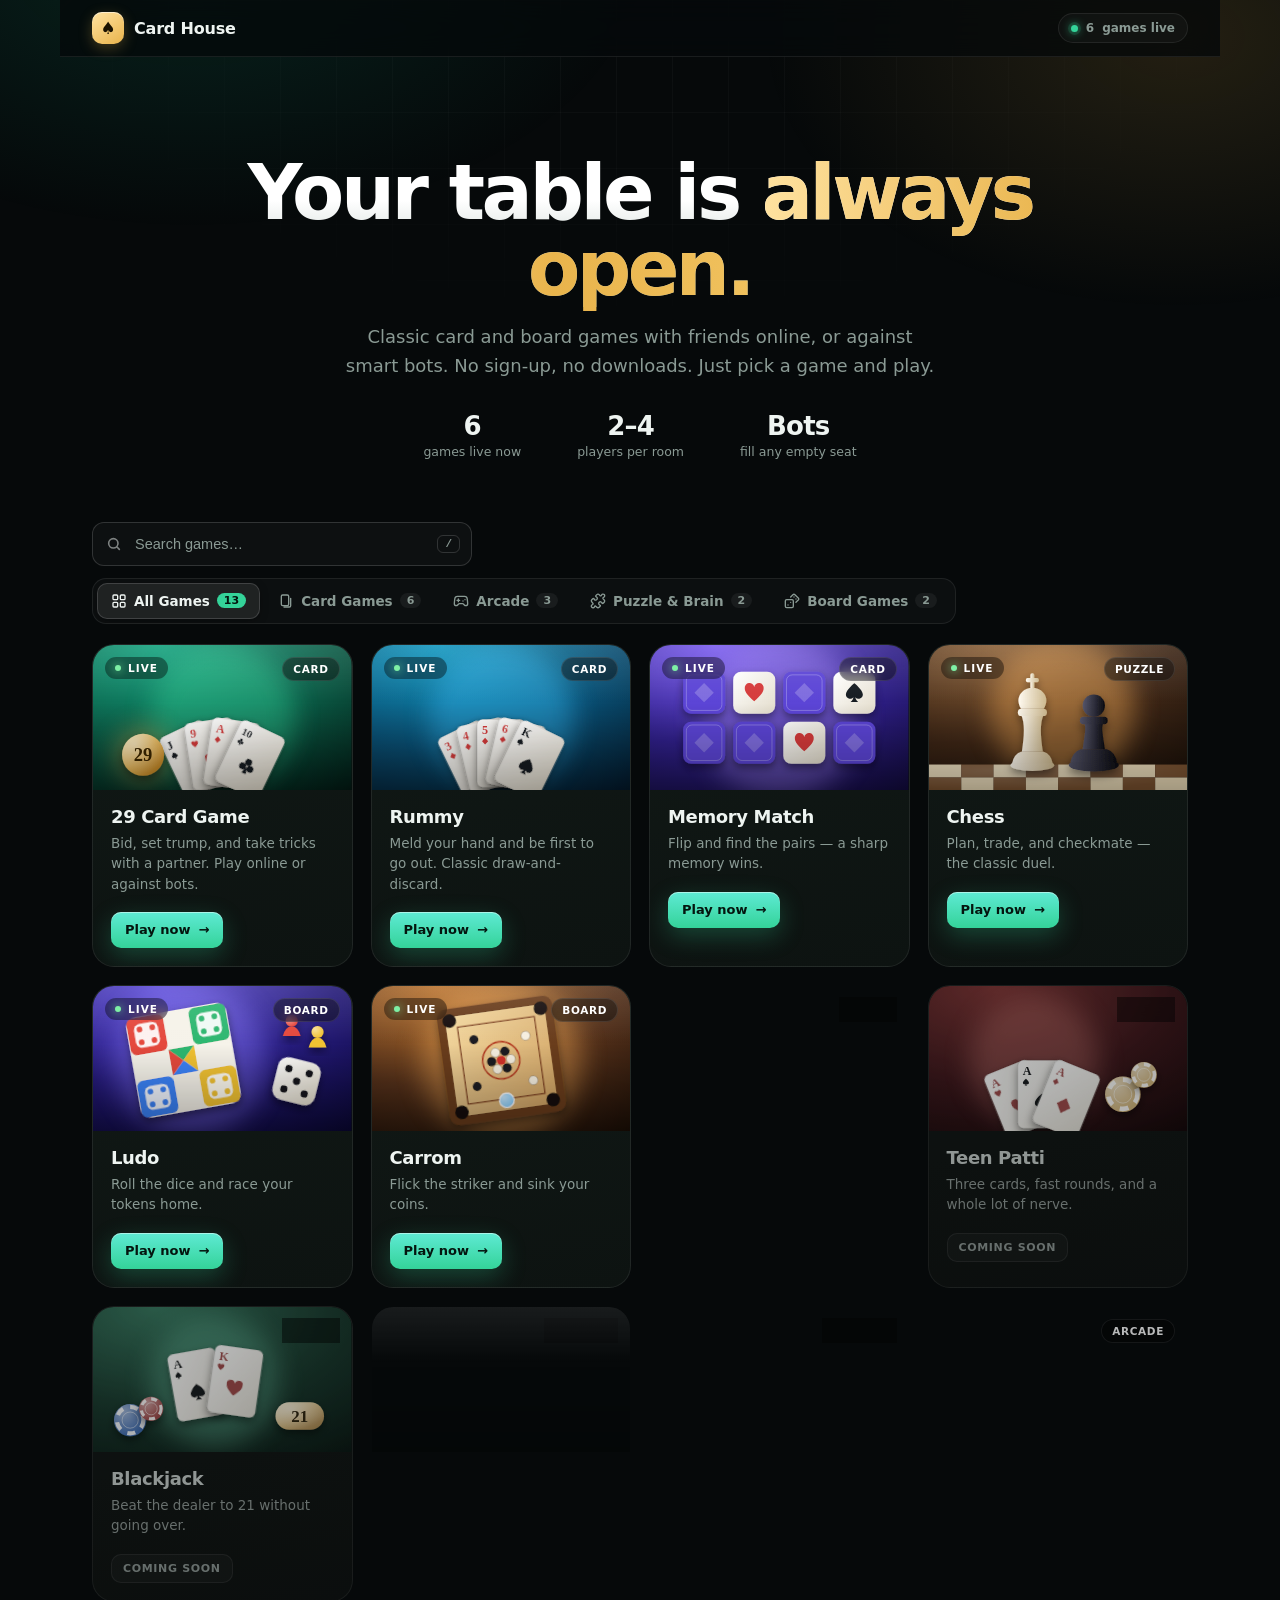
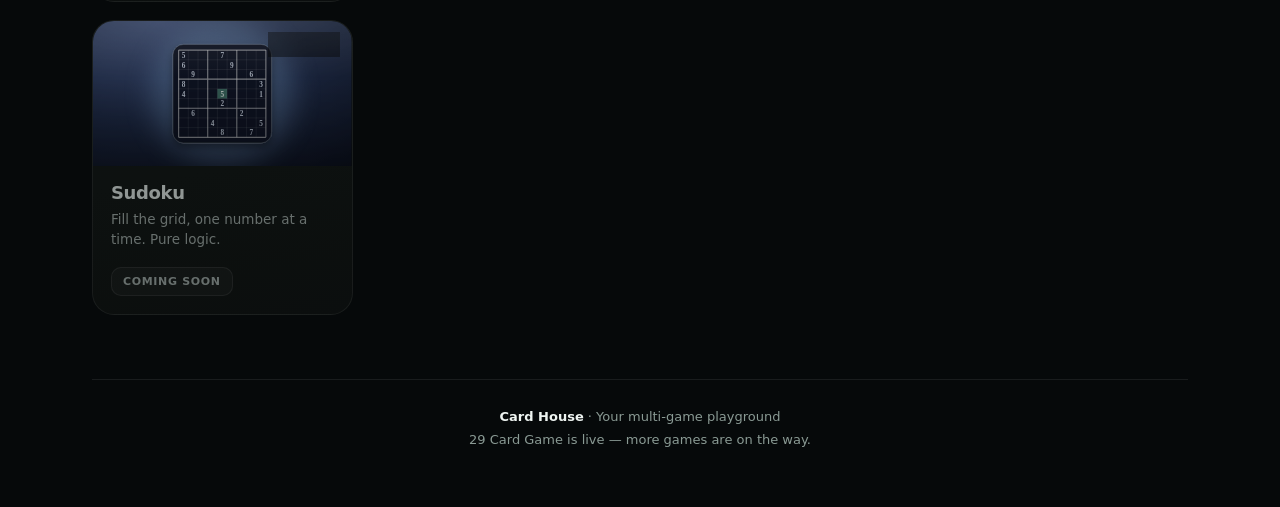
<file: index.html>
<!DOCTYPE html>
<html lang="en">
<head>
<meta charset="utf-8">
<meta name="viewport" content="width=device-width, initial-scale=1, viewport-fit=cover">
<meta name="theme-color" content="#0a110f">
<title>Card House — Multi-game playground</title>
<style>
:root{
  --bg:#06090a;--card:#0d1311;--card2:#111916;--tx:#eef4f1;--mut:#8a9a94;--ln:#ffffff14;--ln2:#ffffff26;
  --ac:#e9b44c;--act:#34d399;--act2:#10a37f;--r:22px;
  --sf:#0d1311;--shadow:#00000040;--shadow2:#0009;
}
*{box-sizing:border-box}
html{scroll-behavior:smooth}
body{margin:0;color:var(--tx);background:var(--bg);font-family:Inter,ui-sans-serif,system-ui,-apple-system,"Segoe UI",Roboto,sans-serif;
  -webkit-font-smoothing:antialiased;-webkit-tap-highlight-color:transparent;min-height:100dvh;overflow-x:hidden}
body::before{content:"";position:fixed;inset:0;z-index:-2;pointer-events:none;
  background:radial-gradient(700px 420px at 15% -5%,#10a37f2b,transparent 65%),radial-gradient(640px 420px at 92% 4%,#e9b44c22,transparent 65%)}
body::after{content:"";position:fixed;inset:0;z-index:-1;pointer-events:none;opacity:.5;
  background-image:linear-gradient(var(--ln) 1px,transparent 1px),linear-gradient(90deg,var(--ln) 1px,transparent 1px);background-size:56px 56px;
  -webkit-mask-image:radial-gradient(ellipse 70% 55% at 50% 0%,#000,transparent 75%);mask-image:radial-gradient(ellipse 70% 55% at 50% 0%,#000,transparent 75%)}
.wrap{max-width:1160px;margin:0 auto;padding:0 clamp(16px,4vw,32px) 56px}
/* nav */
.nav{position:sticky;top:0;z-index:20;margin:0 calc(-1*clamp(16px,4vw,32px));padding:12px clamp(16px,4vw,32px);
  background:#06090acc;backdrop-filter:blur(14px) saturate(1.4);-webkit-backdrop-filter:blur(14px) saturate(1.4);border-bottom:1px solid var(--ln)}
.topline{display:flex;align-items:center;justify-content:space-between;gap:12px;max-width:1160px;margin:0 auto}
.brand{display:inline-flex;align-items:center;gap:10px;font-weight:800;font-size:16px;letter-spacing:-.2px;color:var(--tx);text-decoration:none}
.logo{width:32px;height:32px;border-radius:10px;display:grid;place-items:center;font-size:17px;color:#1a1200;
  background:linear-gradient(145deg,#ffe2a0,#e9b44c);box-shadow:0 4px 14px #e9b44c44,inset 0 1px 0 #fff8}
.pill{display:inline-flex;align-items:center;gap:8px;font-size:12px;font-weight:600;color:var(--mut);border:1px solid var(--ln);background:#ffffff08;padding:7px 12px;border-radius:999px}
.pill i{width:7px;height:7px;border-radius:50%;background:var(--act);box-shadow:0 0 0 3px #34d39922,0 0 10px var(--act)}
/* hero */
.hero{padding:clamp(34px,7vw,76px) 0 6px;text-align:center}
.eyebrow{display:inline-flex;align-items:center;gap:8px;padding:6px 8px 6px 12px;border-radius:999px;border:1px solid var(--ln2);background:#ffffff0a;font-size:12.5px;font-weight:600;color:var(--tx);text-decoration:none;transition:.2s}
.eyebrow:hover{border-color:var(--act);background:#34d39912}
.eyebrow b{background:linear-gradient(180deg,#f3c562,#d6951a);color:#2a1c00;border-radius:999px;padding:3px 9px;font-size:11px;letter-spacing:.04em}
h1{font-size:clamp(38px,7.4vw,76px);line-height:1;letter-spacing:-.045em;margin:22px auto 16px;max-width:880px;font-weight:800;
  background:linear-gradient(180deg,#fff 30%,#9fb3ab);-webkit-background-clip:text;background-clip:text;color:transparent}
h1 em{font-style:normal;background:linear-gradient(90deg,#ffe2a0,#e9b44c 60%,#f0c15d);-webkit-background-clip:text;background-clip:text;color:transparent}
.lead{margin:0 auto;color:var(--mut);font-size:clamp(15px,2vw,18px);line-height:1.6;max-width:600px}
.stats{display:flex;justify-content:center;gap:clamp(18px,5vw,56px);margin-top:30px;flex-wrap:wrap}
.stat b{display:block;font-size:26px;letter-spacing:-.03em}.stat span{font-size:12.5px;color:var(--mut)}
/* spotlight surface (shared) */
.featured,.gcard{position:relative;--mx:50%;--my:0%}
.featured::before,.gcard::before{content:"";position:absolute;inset:0;border-radius:inherit;pointer-events:none;z-index:3;opacity:0;transition:opacity .25s;
  background:radial-gradient(420px circle at var(--mx) var(--my),#ffffff14,transparent 45%)}
.featured:hover::before,.gcard:hover::before{opacity:1}
/* featured */
.featured{display:grid;grid-template-columns:1.1fr 1fr;margin-top:clamp(30px,5vw,48px);border-radius:28px;overflow:hidden;
  background:linear-gradient(160deg,var(--card2),var(--card));border:1px solid var(--ln2);box-shadow:0 30px 70px var(--shadow2),inset 0 1px 0 #ffffff12}
.fart{position:relative;min-height:290px;display:flex;align-items:center;justify-content:center;overflow:hidden;
  background:radial-gradient(90% 90% at 30% 20%,#1fa883,#0b4a3a 55%,#062c22)}
.fart::before{content:"";position:absolute;inset:0;background:repeating-linear-gradient(45deg,#ffffff06 0 2px,transparent 2px 14px)}
.fart::after{content:"";position:absolute;inset:0;background:radial-gradient(120% 120% at 50% 0%,#ffffff2e,transparent 60%)}
.finfo{padding:clamp(24px,4vw,44px);display:flex;flex-direction:column;gap:12px;justify-content:center;align-items:flex-start}
.finfo h2{margin:0;font-size:clamp(28px,4.4vw,42px);letter-spacing:-.04em;line-height:1.05}
.finfo p{margin:0;color:var(--mut);font-size:15.5px;line-height:1.6;max-width:420px}
.feats{display:flex;gap:8px;flex-wrap:wrap;margin:4px 0 6px}
.feat{font-size:12px;font-weight:600;color:#cfe3da;border:1px solid var(--ln);background:#ffffff08;padding:6px 11px;border-radius:999px}
.art29{position:relative;width:100%;height:100%;display:flex;align-items:center;justify-content:center;z-index:1;animation:fl 6s ease-in-out infinite}
@keyframes fl{50%{transform:translateY(-8px)}}
.art29 b{font-size:clamp(88px,14vw,130px);line-height:1;font-weight:900;letter-spacing:-.07em;color:#ffe2a0;text-shadow:0 10px 40px #0009,0 0 60px #e9b44c55}
.art29 .s{position:absolute;font-size:30px;color:#ffffffdd;text-shadow:0 2px 10px #0006}
.art29 .tl{top:24px;left:30px}.art29 .tr{top:24px;right:30px}.art29 .bl{bottom:24px;left:30px}.art29 .br{bottom:24px;right:30px}.art29 .r{color:#ffb4a8}
.live{position:absolute;top:16px;left:16px;z-index:4;display:flex;align-items:center;gap:7px;background:#00000066;color:#fff;font-size:10.5px;font-weight:800;letter-spacing:.1em;text-transform:uppercase;padding:6px 11px;border-radius:999px;backdrop-filter:blur(6px)}
.live i{width:6px;height:6px;border-radius:50%;background:#7ef0a5;box-shadow:0 0 10px #7ef0a5}
/* buttons */
.cta{margin-top:10px;align-self:flex-start;display:inline-flex;align-items:center;gap:8px;height:42px;padding:0 18px;border-radius:12px;font-weight:700;font-size:14px;text-decoration:none;color:#04150f;
  background:linear-gradient(180deg,#5eead4,#34d399);box-shadow:0 8px 24px #34d39944,inset 0 1px 0 #fff7;transition:transform .15s,box-shadow .15s}
.cta span{transition:transform .15s}.cta:hover{box-shadow:0 10px 30px #34d39966}.cta:hover span,a.gcard:hover .cta span{transform:translateX(3px)}
/* controls */
.controls{display:flex;flex-wrap:wrap;gap:12px;align-items:center;justify-content:space-between;margin-top:clamp(34px,5vw,56px)}
.search{position:relative;flex:1;min-width:240px;max-width:380px}
.search .si{position:absolute;left:14px;top:50%;transform:translateY(-50%);width:16px;height:16px;opacity:.5;pointer-events:none}
.search kbd{position:absolute;right:12px;top:50%;transform:translateY(-50%);font:600 11px ui-monospace,monospace;color:var(--mut);border:1px solid var(--ln2);border-radius:6px;padding:2px 7px;pointer-events:none}
.search input{width:100%;height:44px;padding:0 40px 0 42px;border-radius:12px;border:1px solid var(--ln2);background:#ffffff08;color:var(--tx);font-size:14.5px;outline:none;transition:.15s}
.search input::placeholder{color:var(--mut)}.search input:focus{border-color:var(--act);box-shadow:0 0 0 4px #34d39920;background:#ffffff0c}
.chips{display:flex;gap:4px;padding:4px;border-radius:14px;border:1px solid var(--ln);background:#ffffff07;overflow-x:auto;scrollbar-width:none;max-width:100%}
.chips::-webkit-scrollbar{display:none}
.chip{display:inline-flex;align-items:center;gap:7px;height:36px;padding:0 14px;border-radius:10px;border:0;background:transparent;color:var(--mut);font-size:13.5px;font-weight:600;cursor:pointer;font-family:inherit;white-space:nowrap;transition:.15s}
.chip:hover{color:var(--tx)}.chip.active{background:#ffffff14;color:var(--tx);box-shadow:inset 0 0 0 1px var(--ln2),0 2px 8px #0005}
.chip small{font-size:11px;color:var(--mut);background:#ffffff0d;border-radius:999px;padding:1px 7px}.chip.active small{background:var(--act);color:#04150f}
.chip:focus-visible,.search input:focus-visible,a:focus-visible{outline:2px solid var(--act);outline-offset:3px}
/* grid */
.grid{display:grid;grid-template-columns:repeat(auto-fill,minmax(256px,1fr));gap:18px;margin-top:20px}
.gcard{display:flex;flex-direction:column;border-radius:var(--r);overflow:hidden;background:linear-gradient(170deg,var(--card2),var(--card));border:1px solid var(--ln);
  transition:transform .25s cubic-bezier(.2,.8,.2,1),border-color .2s,box-shadow .25s;animation:up .5s both;animation-delay:calc(var(--i,0)*45ms)}
@keyframes up{from{opacity:0;transform:translateY(14px)}}
a.gcard{text-decoration:none;color:inherit}
a.gcard:hover{transform:translateY(-6px);border-color:#34d39966;box-shadow:0 24px 48px var(--shadow2),0 0 0 1px #34d39922}
a.gcard:active{transform:translateY(-2px) scale(.99)}
.gart{position:relative;aspect-ratio:16/9;display:flex;align-items:center;justify-content:center;overflow:hidden}
.gart::after{content:"";position:absolute;inset:0;z-index:2;background:linear-gradient(180deg,#ffffff1c,transparent 40%,#0000004d);pointer-events:none}
.art{position:absolute;inset:0;z-index:1;transition:transform .35s cubic-bezier(.2,.8,.2,1)}
.art svg{width:100%;height:100%;display:block}a.gcard:hover .art{transform:scale(1.06)}
.ginfo{padding:16px 18px 18px;display:flex;flex-direction:column;gap:6px;flex:1}
.ginfo h2{margin:0;font-size:18px;letter-spacing:-.02em}
.ginfo p{margin:0;color:var(--mut);font-size:13.5px;line-height:1.5}
.ginfo .cta{height:36px;padding:0 14px;font-size:13px;border-radius:10px;margin-top:12px}
.badge{margin-top:12px;align-self:flex-start;font-size:11px;font-weight:700;letter-spacing:.06em;text-transform:uppercase;color:var(--mut);background:#ffffff08;border:1px solid var(--ln);padding:7px 11px;border-radius:10px}
.soon{opacity:.72;filter:saturate(.55)}.soon .ginfo h2{color:#c4d0cb}
.tag{position:absolute;top:12px;right:12px;z-index:2;font-size:10.5px;font-weight:700;letter-spacing:.06em;text-transform:uppercase;background:#0007;color:#fff;padding:5px 10px;border-radius:999px;backdrop-filter:blur(6px);border:1px solid #ffffff1a}
.gcard .live{top:12px;left:12px;padding:5px 10px}
.empty{margin-top:26px;text-align:center;color:var(--mut);font-size:14.5px;background:#ffffff06;border:1px dashed var(--ln2);border-radius:18px;padding:30px}
.empty a{color:var(--act);font-weight:700}
footer{margin-top:64px;padding-top:26px;border-top:1px solid var(--ln);color:var(--mut);font-size:13px;text-align:center;line-height:1.7}
footer b{color:var(--tx)}
@media (max-width:760px){.featured{grid-template-columns:1fr}.fart{min-height:220px}.controls{flex-direction:column;align-items:stretch}.search{max-width:none}.search kbd{display:none}}
@media (max-width:520px){.grid{gap:14px}.pill{display:none}}
@media (prefers-reduced-motion:reduce){*{transition:none!important;animation:none!important}}
</style>
</head>
<body>
<svg width="0" height="0" style="position:absolute" aria-hidden="true"><defs>
<filter id="sh" x="-30%" y="-30%" width="160%" height="170%"><feDropShadow dx="0" dy="5" stdDeviation="5" flood-color="#000" flood-opacity=".45"/></filter>
<filter id="bl" x="-100%" y="-100%" width="300%" height="300%"><feGaussianBlur stdDeviation="16"/></filter>
<linearGradient id="paper" x1="0" y1="0" x2="1" y2="1"><stop offset="0" stop-color="#fff"/><stop offset="1" stop-color="#e4ddcc"/></linearGradient>
<linearGradient id="gold" x1="0" y1="0" x2="1" y2="1"><stop offset="0" stop-color="#ffe9a8"/><stop offset=".5" stop-color="#e9b44c"/><stop offset="1" stop-color="#b9791a"/></linearGradient>
<radialGradient id="gloss" cx=".3" cy=".25" r=".75"><stop offset="0" stop-color="#fff" stop-opacity=".5"/><stop offset="1" stop-color="#fff" stop-opacity="0"/></radialGradient>
<linearGradient id="ivory" x1="0" x2="1"><stop offset="0" stop-color="#fffaf0"/><stop offset="1" stop-color="#cdb98f"/></linearGradient>
<linearGradient id="ebony" x1="0" x2="1"><stop offset="0" stop-color="#55556a"/><stop offset="1" stop-color="#0c0c12"/></linearGradient>
<linearGradient id="grn" x1="0" x2="1"><stop offset="0" stop-color="#b6f26e"/><stop offset="1" stop-color="#2f9e2f"/></linearGradient>
<linearGradient id="red" x1="0" y1="0" x2="0" y2="1"><stop offset="0" stop-color="#ff6b5e"/><stop offset="1" stop-color="#b3201a"/></linearGradient>
<linearGradient id="wood" x1="0" y1="0" x2="1" y2="1"><stop offset="0" stop-color="#f3d8a0"/><stop offset="1" stop-color="#d1a363"/></linearGradient>
</defs></svg>
<div class="wrap">
  <header class="nav"><div class="topline">
    <a class="brand" href="/"><span class="logo">♠</span> Card House</a>
    <span class="pill"><i></i> <span id="liveN">1</span> games live</span>
  </div></header>

  <section class="hero">
    <h1>Your table is <em>always open.</em></h1>
    <p class="lead">Classic card and board games with friends online, or against smart bots. No sign-up, no downloads. Just pick a game and play.</p>
    <div class="stats">
      <div class="stat"><b id="statN">1</b><span>games live now</span></div>
      <div class="stat"><b>2–4</b><span>players per room</span></div>
      <div class="stat"><b>Bots</b><span>fill any empty seat</span></div>
    </div>
  </section>

  <div class="controls">
    <div class="search">
      <svg class="si" viewBox="0 0 24 24" fill="none" stroke="currentColor" stroke-width="2.4" stroke-linecap="round" aria-hidden="true"><circle cx="11" cy="11" r="7"/><path d="M20 20l-3.5-3.5"/></svg>
      <input id="search" type="search" placeholder="Search games…" aria-label="Search games by name" autocomplete="off"><kbd>/</kbd>
    </div>
    <div class="chips" id="chips" role="group" aria-label="Game categories"></div>
  </div>

  <main class="grid" id="grid"></main>
  <p class="empty" id="empty" hidden>No games match your search.</p>
  <noscript><p class="empty">JavaScript is off — 29 Card Game is at <a href="/29">/29</a>.</p></noscript>

  <footer>
    <b>Card House</b> · Your multi-game playground<br>
    29 Card Game is live — more games are on the way.
  </footer>
</div>

<script>
const $=id=>document.getElementById(id);
const esc=s=>String(s).replace(/[&<>"']/g,c=>({'&':'&amp;','<':'&lt;','>':'&gt;','"':'&quot;',"'":'&#39;'}[c]));

/* ── Data: add a game or category here — the page renders itself ── */
const CATEGORIES=[
  {id:'all',label:'All Games'},
  {id:'card',label:'Card Games'},
  {id:'arcade',label:'Arcade'},
  {id:'puzzle',label:'Puzzle & Brain'},
  {id:'board',label:'Board Games'}
];
const GAMES=[
  {id:'29',name:'29 Card Game',cat:'card',art:'g29',href:'/29',
   desc:'Bid, set trump, and take tricks with a partner. Play online or against bots.'},
  {id:'poker',name:'Poker',cat:'card',art:'poker',
   desc:'Bluff, raise, and read the table in a friendly showdown.'},
  {id:'rummy',name:'Rummy',cat:'card',art:'rummy',href:'/rummy',
   desc:'Meld your hand and be first to go out. Classic draw-and-discard.'},
  {id:'teenpatti',name:'Teen Patti',cat:'card',art:'teenpatti',
   desc:'Three cards, fast rounds, and a whole lot of nerve.'},
  {id:'blackjack',name:'Blackjack',cat:'card',art:'blackjack',
   desc:'Beat the dealer to 21 without going over.'},
  {id:'memory',name:'Memory Match',cat:'card',art:'memory',href:'/memory',
   desc:'Flip and find the pairs — a sharp memory wins.'},
  {id:'flappy',name:'Flappy Bird',cat:'arcade',art:'flappy',
   desc:'Tap to fly, dodge the pipes, chase your high score.'},
  {id:'snake',name:'Snake',cat:'arcade',art:'snake',
   desc:'Grow, steer, and never bite your own tail.'},
  {id:'racing',name:'Car Racing',cat:'arcade',art:'racing',
   desc:'Speed around the track and beat the clock.'},
  {id:'sudoku',name:'Sudoku',cat:'puzzle',art:'sudoku',
   desc:'Fill the grid, one number at a time. Pure logic.'},
  {id:'chess',name:'Chess',cat:'puzzle',art:'chess',href:'/chess',
   desc:'Plan, trade, and checkmate — the classic duel.'},
  {id:'ludo',name:'Ludo',cat:'board',art:'ludo',href:'/ludo',
   desc:'Roll the dice and race your tokens home.'},
  {id:'carrom',name:'Carrom',cat:'board',art:'carrom',href:'/carrom',
   desc:'Flick the striker and sink your coins.'}
];
const IC={all:'<rect x="3" y="3" width="7" height="7" rx="1.500"/><rect x="14" y="3" width="7" height="7" rx="1.500"/><rect x="14" y="14" width="7" height="7" rx="1.500"/><rect x="3" y="14" width="7" height="7" rx="1.500"/>',card:'<rect x="5" y="3" width="11" height="16" rx="2"/><path d="M9 21h8a2 2 0 0 0 2-2V8"/>',arcade:'<path d="M6 11h4M8 9v4M15 12h.01M18 10h.01"/><path d="M17.3 5H6.7a4 4 0 0 0-4 3.600C2.600 9.400 2 14.500 2 16a3 3 0 0 0 3 3c1 0 1.500-.5 2-1l1.400-1.400a2 2 0 0 1 1.400-.6h4.400a2 2 0 0 1 1.400.6L17 18c.5.5 1 1 2 1a3 3 0 0 0 3-3c0-1.500-.6-6.600-.7-7.300A4 4 0 0 0 17.300 5z"/>',puzzle:'<path d="M19.400 7.900c-.1.300.1.600.3.900l1.600 1.600a2.400 2.400 0 0 1 0 3.400l-1.600 1.600a1 1 0 0 1-.8.300c-.5-.1-.8-.5-1-.9a2.500 2.500 0 1 0-3.200 3.200c.4.200.9.500.9 1a1 1 0 0 1-.3.800l-1.600 1.600a2.400 2.400 0 0 1-3.400 0l-1.600-1.600a1 1 0 0 0-.9-.3c-.5.100-.8.500-1 1a2.500 2.500 0 1 1-3.200-3.200c.5-.2.900-.5 1-1a1 1 0 0 0-.3-.9L2.700 13.400a2.400 2.400 0 0 1 0-3.400l1.500-1.500c.2-.2.600-.4.900-.3.500.1.900.5 1.100 1a2.500 2.500 0 1 0 3.300-3.300c-.5-.2-.9-.6-1-1.100 0-.3.100-.7.300-.9l1.500-1.500a2.400 2.400 0 0 1 3.400 0l1.600 1.600c.2.200.6.300.9.300.5-.1.800-.5 1-1a2.500 2.500 0 1 1 3.200 3.200c-.5.200-.9.500-1 1z"/>',board:'<rect width="12" height="12" x="2" y="10" rx="2"/><path d="m17.900 14 3.500-3.500a2.200 2.200 0 0 0 0-3l-5-4.900a2.200 2.200 0 0 0-3 0L10 6M6 18h.01M10 14h.01M15 6h.01M18 9h.01"/>'};
const ico=id=>'<svg viewBox="0 0 24 24" width="16" height="16" fill="none" stroke="currentColor" stroke-width="2" stroke-linecap="round" stroke-linejoin="round" aria-hidden="true">'+(IC[id]||IC.all)+'</svg>';
const CAT_LABEL={card:'Card',arcade:'Arcade',puzzle:'Puzzle',board:'Board'};
const ART_BG={card:'#0d1311'};
let _g=0;
const S=(a,b,c,body)=>{const id='bg'+(_g++);return `<svg viewBox="0 0 320 180" preserveAspectRatio="xMidYMid slice" aria-hidden="true"><defs><radialGradient id="${id}" cx=".25" cy="0" r="1.25"><stop offset="0" stop-color="${a}"/><stop offset=".55" stop-color="${b}"/><stop offset="1" stop-color="${c}"/></radialGradient></defs><rect width="320" height="180" fill="url(#${id})"/>${body}</svg>`};
const RED='#d63a3a',BLK='#161b22';
const SU={s:'<path d="M12 2C12 2 3 9 3 14a4.500 4.500 0 0 0 8 2.800C10.600 19 9.600 20.600 8 22h8c-1.600-1.400-2.600-3-3-5.200A4.500 4.500 0 0 0 21 14C21 9 12 2 12 2z"/>',h:'<path d="M12 21C5 15 2 11 2 7.500A5 5 0 0 1 12 6a5 5 0 0 1 10 1.500C22 11 19 15 12 21z"/>',d:'<path d="M12 2l9 10-9 10L3 12z"/>',c:'<circle cx="12" cy="7" r="4.300"/><circle cx="7" cy="14" r="4.300"/><circle cx="17" cy="14" r="4.300"/><path d="M12 12l-3 10h6z"/>'};
const suit=(s,x,y,z,f)=>`<g transform="translate(${x} ${y}) scale(${z/24})" fill="${f}">${SU[s]}</g>`;
const glow=(x,y,r,c)=>`<circle cx="${x}" cy="${y}" r="${r}" fill="${c}" opacity=".4" filter="url(#bl)"/>`;
function card(x,y,r,rk,s){const c=(s==='h'||s==='d')?RED:BLK;return `<g transform="translate(${x} ${y}) rotate(${r})" filter="url(#sh)"><rect x="-30" y="-42" width="60" height="84" rx="7" fill="url(#paper)" stroke="#0002"/><text x="-24" y="-24" font-size="${rk==='10'?13:15}" font-weight="800" font-family="Georgia,serif" fill="${c}">${rk}</text>${suit(s,-25,-20,10,c)}${suit(s,-12,-3,24,c)}</g>`}
const fan=(cx,cy,l,sp)=>l.map(([rk,s],i)=>`<g transform="translate(${cx} ${cy}) rotate(${(i-(l.length-1)/2)*sp})"><g transform="translate(0 -80)">${card(0,0,0,rk,s)}</g></g>`).join('');
const chip=(x,y,c,r)=>`<g filter="url(#sh)"><circle cx="${x}" cy="${y}" r="${r}" fill="${c}"/><circle cx="${x}" cy="${y}" r="${r*.82}" fill="none" stroke="#fff" stroke-width="${r*.26}" stroke-dasharray="${r*.5} ${r*.46}" opacity=".92"/><circle cx="${x}" cy="${y}" r="${r*.5}" fill="${c}" stroke="#fff9" stroke-width="1"/><circle cx="${x}" cy="${y}" r="${r}" fill="url(#gloss)"/></g>`;
const tok=(x,y,c)=>`<g filter="url(#sh)"><path d="M${x-11} ${y+10}Q${x-8} ${y-2} ${x} ${y-2}Q${x+8} ${y-2} ${x+11} ${y+10}Z" fill="${c}"/><circle cx="${x}" cy="${y-9}" r="7.500" fill="${c}"/><circle cx="${x}" cy="${y-9}" r="7.500" fill="url(#gloss)"/></g>`;
const goldPill=(x,y,w,t)=>`<g filter="url(#sh)"><rect x="${x}" y="${y}" width="${w}" height="34" rx="17" fill="url(#gold)"/><rect x="${x}" y="${y}" width="${w}" height="34" rx="17" fill="url(#gloss)"/><text x="${x+w/2}" y="${y+24}" text-anchor="middle" font-size="21" font-weight="900" fill="#3a2500" font-family="Georgia,serif">${t}</text></g>`;
const KB='<ellipse cy="-3" rx="27" ry="7"/><path d="M-25 -6Q-23 -17 -14 -20H14Q23 -17 25 -6Z"/>';
const KING=`<g>${KB}<path d="M-13 -20C-10 -40-9 -55-14 -66H14C9 -55 10 -40 13 -20Z"/><rect x="-18" y="-73" width="36" height="9" rx="4.500"/><path d="M-14 -73C-23 -87-12 -99 0 -99S23 -87 14 -73Z"/><rect x="-2.500" y="-117" width="5" height="19" rx="2"/><rect x="-8" y="-111" width="16" height="5" rx="2"/></g>`;
const PAWN=`<g>${KB}<path d="M-12 -20C-10 -34-8 -42-10 -48H10C8 -42 10 -34 12 -20Z"/><rect x="-15" y="-55" width="30" height="8" rx="4"/><circle cy="-67" r="12"/></g>`;
const piece=(p,x,y,s,g)=>`<g transform="translate(${x} ${y}) scale(${s})" fill="url(#${g})" filter="url(#sh)">${p}</g>`;
const ART={
g29:S('#14a37f','#0b5a45','#031a14',glow(160,90,90,'#34d399')+glow(62,136,34,'#e9b44c')+fan(160,214,[['J','s'],['9','h'],['A','d'],['10','c']],17)+`<g filter="url(#sh)"><circle cx="62" cy="136" r="26" fill="url(#gold)"/><circle cx="62" cy="136" r="26" fill="url(#gloss)"/><text x="62" y="144" text-anchor="middle" font-size="23" font-weight="900" font-family="Georgia,serif" fill="#3a2500">29</text></g>`),
poker:S('#9b2f87','#3b1346','#12061c',glow(125,92,80,'#e056c1')+card(122,96,-12,'A','s')+card(168,92,9,'A','h')+chip(248,126,RED,22)+chip(274,98,'#1f6feb',17)+chip(228,94,'#e9b44c',15)),
rummy:S('#1298c0','#0a4f73','#04182a',glow(160,90,90,'#38bdf8')+fan(160,214,[['3','d'],['4','d'],['5','d'],['6','d'],['K','s']],13)),
teenpatti:S('#b02a2a','#561018','#1c0508',glow(130,92,80,'#ff6b5e')+fan(140,214,[['A','h'],['A','s'],['A','d']],22)+chip(240,134,'#e9b44c',22)+chip(266,110,'#e9b44c',16)),
blackjack:S('#12875a','#07422c','#031a12',glow(150,92,80,'#34d399')+card(128,96,-10,'A','s')+card(176,92,8,'K','h')+goldPill(226,118,60,'21')+chip(46,140,'#1f6feb',20)+chip(72,126,RED,15)),
memory:S('#7a5cf0','#30208a','#120b3d',glow(160,90,100,'#a78bfa')+(()=>{let o='';const f={1:'h',6:'h',3:'s'};for(let i=0;i<8;i++){const x=41+(i%4)*62,y=33+(i>3?62:0);o+=f[i]?`<g filter="url(#sh)"><rect x="${x}" y="${y}" width="52" height="52" rx="10" fill="url(#paper)"/>${suit(f[i],x+12,y+12,28,f[i]==='h'?RED:BLK)}</g>`:`<g filter="url(#sh)"><rect x="${x}" y="${y}" width="52" height="52" rx="10" fill="#5b45d6"/><rect x="${x+4}" y="${y+4}" width="44" height="44" rx="7" fill="none" stroke="#ffffff55"/><path d="M${x+26} ${y+14}l12 12-12 12-12-12z" fill="#ffffff38"/></g>`}return o})()),
flappy:S('#8ae6ff','#38a6ee','#1d6fc9','<g fill="#fff" opacity=".9"><ellipse cx="58" cy="40" rx="30" ry="10"/><ellipse cx="80" cy="33" rx="18" ry="10"/><ellipse cx="256" cy="30" rx="26" ry="9"/><ellipse cx="274" cy="23" rx="14" ry="8"/></g>'+
 '<g filter="url(#sh)"><rect x="208" y="-10" width="44" height="70" fill="url(#grn)"/><rect x="202" y="46" width="56" height="18" rx="5" fill="url(#grn)" stroke="#1d6b1d"/><rect x="208" y="124" width="44" height="60" fill="url(#grn)"/><rect x="202" y="116" width="56" height="18" rx="5" fill="url(#grn)" stroke="#1d6b1d"/></g><rect y="160" width="320" height="30" fill="#d9b36a"/><rect y="156" width="320" height="8" fill="#6cc04a"/>'+
 '<g transform="translate(100 88) rotate(-14)" filter="url(#sh)"><path d="M-22 2L-36 -4 -34 10Z" fill="#f59e0b"/><circle r="22" fill="#ffd23f"/><circle r="22" fill="url(#gloss)"/><ellipse cx="-5" cy="7" rx="13" ry="8" fill="#ffe58a"/><circle cx="9" cy="-8" r="7.500" fill="#fff"/><circle cx="11" cy="-8" r="3.500" fill="#222"/><path d="M16 0L33 5 16 11Z" fill="#ff8a1f"/></g>'),
snake:S('#217a4c','#0d3322','#04120b','<pattern id="sg" width="20" height="20" patternUnits="userSpaceOnUse"><path d="M20 0H0V20" fill="none" stroke="#ffffff12"/></pattern><rect width="320" height="180" fill="url(#sg)"/>'+glow(160,100,90,'#34d399')+
 '<g filter="url(#sh)"><path id="sp" d="M30 142C80 142 80 84 130 84S190 130 230 112S262 62 262 62" fill="none" stroke="#0a2a14" stroke-width="23" stroke-linecap="round"/><path d="M30 142C80 142 80 84 130 84S190 130 230 112S262 62 262 62" fill="none" stroke="url(#grn)" stroke-width="17" stroke-linecap="round"/><path d="M30 142C80 142 80 84 130 84S190 130 230 112S262 62 262 62" fill="none" stroke="#ffffff55" stroke-width="5" stroke-linecap="round" stroke-dasharray="1 13"/></g>'+
 '<g transform="translate(262 56)" filter="url(#sh)"><circle r="14" fill="#b6f26e"/><circle cx="-5" cy="-5" r="4.500" fill="#fff"/><circle cx="6" cy="-5" r="4.500" fill="#fff"/><circle cx="-5" cy="-5" r="2" fill="#111"/><circle cx="6" cy="-5" r="2" fill="#111"/><path d="M0 -14L0 -26M0 -26l-4 -5M0 -26l4 -5" stroke="#ff4d4d" stroke-width="2" fill="none" stroke-linecap="round"/></g>'+
 '<g filter="url(#sh)"><circle cx="58" cy="54" r="15" fill="url(#red)"/><circle cx="58" cy="54" r="15" fill="url(#gloss)"/><path d="M58 40q2-9 9-10" stroke="#5a3a1a" stroke-width="2.500" fill="none"/><path d="M60 40q8-9 16-3-6 8-16 3z" fill="#4ade80"/></g>'),
racing:S('#ffa45c','#c0396b','#2a1050','<circle cx="160" cy="98" r="40" fill="url(#gold)"/><rect y="96" width="320" height="90" fill="#1b0f3a"/><path d="M0 96h320" stroke="#ffffff33"/><polygon points="148,96 172,96 306,180 14,180" fill="#1d1f2e"/><path d="M148 96L14 180M172 96L306 180" stroke="#fff" stroke-opacity=".6" stroke-width="2"/>'+
 [102,114,130,152].map((y,i)=>{const t=(y-96)/84,w=2+t*9,h=4+t*16;return `<rect x="${160-w/2}" y="${y}" width="${w}" height="${h}" fill="#fff" opacity=".85"/>`}).join('')+
 '<g stroke="#fff" stroke-opacity=".35" stroke-width="2" stroke-linecap="round"><path d="M40 120l-22 10M52 140l-30 12M280 120l22 10M268 140l30 12"/></g>'+
 '<g transform="translate(160 148)" filter="url(#sh)"><ellipse cy="30" rx="42" ry="6" fill="#000" opacity=".5"/><rect x="-39" y="14" width="10" height="16" rx="3" fill="#0c0c10"/><rect x="29" y="14" width="10" height="16" rx="3" fill="#0c0c10"/><rect x="-34" y="-4" width="68" height="32" rx="10" fill="url(#red)"/><path d="M-24 -4L-18 -22H18L24 -4Z" fill="#b3201a"/><path d="M-19 -6L-15 -19H15L19 -6Z" fill="#14202e"/><path d="M-12 -18L-7 -18L-11 -7L-17 -7Z" fill="#fff" opacity=".18"/><circle cx="-23" cy="9" r="9" fill="#ff2a2a" opacity=".5" filter="url(#bl)"/><circle cx="23" cy="9" r="9" fill="#ff2a2a" opacity=".5" filter="url(#bl)"/><rect x="-31" y="6" width="15" height="6" rx="3" fill="#ff5a4d"/><rect x="16" y="6" width="15" height="6" rx="3" fill="#ff5a4d"/><rect x="-9" y="14" width="18" height="8" rx="2" fill="#f3f0e6"/></g>'),
sudoku:S('#3c5db3','#182e68','#0a1230',glow(160,90,90,'#60a5fa')+(()=>{const x0=106,y0=36,c=12;let o=`<g filter="url(#sh)"><rect x="${x0-7}" y="${y0-7}" width="122" height="122" rx="13" fill="#0b1738" stroke="#ffffff44"/></g><rect x="${x0+4*c}" y="${y0+4*c}" width="${c}" height="${c}" fill="#34d399" opacity=".55"/>`;
 for(let i=0;i<=9;i++){const w=i%3?.5:1.4;o+=`<path d="M${x0+i*c} ${y0}V${y0+9*c}M${x0} ${y0+i*c}H${x0+9*c}" stroke="#ffffff" stroke-opacity="${i%3?.22:.6}" stroke-width="${w}"/>`}
 [[0,0,5],[0,4,7],[1,0,6],[1,5,9],[2,1,9],[2,7,6],[3,0,8],[3,8,3],[4,0,4],[4,4,5],[4,8,1],[5,4,2],[6,1,6],[6,6,2],[7,3,4],[7,8,5],[8,4,8],[8,7,7]].forEach(([r,k,n])=>{o+=`<text x="${x0+k*c+6}" y="${y0+r*c+9.6}" text-anchor="middle" font-size="9" font-weight="${r===4&&k===4?900:600}" font-family="Georgia,serif" fill="${r===4&&k===4?'#eafff6':'#cfe0ff'}">${n}</text>`});return o})()),
chess:S('#8a6038','#3d2616','#150d07',glow(165,80,90,'#ffb35c')+(()=>{let o='';for(let r=0;r<2;r++)for(let i=0;i<8;i++)o+=`<rect x="${i*40}" y="${148+r*16}" width="40" height="16" fill="${(i+r)%2?'#7a5230':'#ecdcb8'}"/>`;return o})()+'<rect y="148" width="320" height="32" fill="url(#gloss)" opacity=".35"/>'+piece(KING,128,152,1,'ivory')+piece(PAWN,204,152,1.15,'ebony')),
ludo:S('#5a49d6','#241a78','#0a0733',glow(120,92,95,'#8b7bff')+'<g transform="translate(112 92) rotate(-10)" filter="url(#sh)"><rect x="-63" y="-63" width="126" height="126" rx="13" fill="#f6f3ea"/>'+
 [[-62,-62,'#e5483c'],[16,-62,'#2fb871'],[16,16,'#f1c232'],[-62,16,'#3b82f6']].map(([x,y,c])=>`<rect x="${x}" y="${y}" width="46" height="46" rx="8" fill="${c}"/><rect x="${x+8}" y="${y+8}" width="30" height="30" rx="8" fill="#fff" opacity=".93"/>`+[[15,15],[31,15],[15,31],[31,31]].map(([a,b])=>`<circle cx="${x+a}" cy="${y+b}" r="3.600" fill="${c}"/>`).join('')).join('')+
 '<polygon points="-16,-16 16,-16 0,0" fill="#2fb871"/><polygon points="16,-16 16,16 0,0" fill="#f1c232"/><polygon points="16,16 -16,16 0,0" fill="#3b82f6"/><polygon points="-16,16 -16,-16 0,0" fill="#e5483c"/></g>'+
 '<g transform="translate(252 118) rotate(14)" filter="url(#sh)"><rect x="-27" y="-27" width="54" height="54" rx="13" fill="url(#paper)"/>'+[[-13,-13],[13,-13],[0,0],[-13,13],[13,13]].map(([a,b])=>`<circle cx="${a}" cy="${b}" r="4.600" fill="#14181f"/>`).join('')+'</g>'+tok(246,52,'#e5483c')+tok(278,66,'#f1c232')),
carrom:S('#b9732f','#53301a','#1b0e06',glow(160,92,100,'#ffb35c')+'<g transform="translate(160 92) rotate(-8)" filter="url(#sh)"><rect x="-72" y="-72" width="144" height="144" rx="11" fill="#6b3d1b"/><rect x="-62" y="-62" width="124" height="124" rx="6" fill="url(#wood)"/><rect x="-48" y="-48" width="96" height="96" fill="none" stroke="#7a3b1c" stroke-width="1.500"/>'+
 [[-57,-57],[57,-57],[57,57],[-57,57]].map(([x,y])=>`<circle cx="${x}" cy="${y}" r="8.500" fill="#14100c"/>`).join('')+'<circle r="23" fill="none" stroke="#b5391f" stroke-width="2"/><circle r="4" fill="none" stroke="#b5391f" stroke-width="1.500"/>'+
 [0,1,2,3,4,5].map(i=>`<circle cx="${Math.cos(i*Math.PI/3)*12}" cy="${Math.sin(i*Math.PI/3)*12}" r="5.600" fill="${i%2?'#1d1d22':'#f6efe0'}" stroke="#0004"/>`).join('')+
 '<circle r="5.600" fill="#d1322a"/><circle cx="34" cy="-26" r="5.600" fill="#f6efe0" stroke="#0004"/><circle cx="-34" cy="28" r="5.600" fill="#1d1d22"/><circle cx="-30" cy="-30" r="5.600" fill="#1d1d22"/><circle cx="36" cy="30" r="5.600" fill="#f6efe0" stroke="#0004"/>'+
 '<circle cy="50" r="9" fill="#8fd3ff" stroke="#fff" stroke-width="1.500"/><circle cy="50" r="9" fill="url(#gloss)"/></g>')
};

/* ── Render ── */
let activeCat='all',query='';

function renderChips(){
  $('chips').innerHTML=CATEGORIES.map(c=>
    '<button type="button" class="chip'+(c.id===activeCat?' active':'')+'" data-cat="'+c.id+'" aria-pressed="'+(c.id===activeCat)+'">'+ico(c.id)+esc(c.label)+'<small>'+GAMES.filter(g=>c.id==='all'||g.cat===c.id).length+'</small></button>'
  ).join('');
}

function cardHTML(g,i){
  const tag=CAT_LABEL[g.cat]||'';
  const art=ART[g.art]||'';
  const bg=ART_BG[g.cat]||ART_BG.card;
  if(g.href){
    return '<a class="gcard" style="--i:'+i+'" href="'+esc(g.href)+'" aria-label="Play '+esc(g.name)+'">'+
      '<div class="gart" style="background:'+bg+'"><span class="live"><i></i> Live</span><span class="tag">'+esc(tag)+'</span><div class="art">'+art+'</div></div>'+
      '<div class="ginfo"><h2>'+esc(g.name)+'</h2><p>'+esc(g.desc)+'</p><span class="cta">Play now <span>→</span></span></div></a>';
  }
  return '<div class="gcard soon" style="--i:'+i+'" aria-disabled="true" role="group" aria-label="'+esc(g.name)+' — coming soon">'+
    '<div class="gart" style="background:'+bg+'"><span class="tag">'+esc(tag)+'</span><div class="art">'+art+'</div></div>'+
    '<div class="ginfo"><h2>'+esc(g.name)+'</h2><p>'+esc(g.desc)+'</p><span class="badge">Coming soon</span></div></div>';
}

function render(){
  const q=query.trim().toLowerCase();
  const list=GAMES.filter(g=>
    (activeCat==='all'||g.cat===activeCat)&&
    (!q||g.name.toLowerCase().includes(q))
  );
  $('grid').innerHTML=list.map((g,i)=>cardHTML(g,i)).join('');
  $('empty').hidden=list.length>0;
  if(list.length===0){
    $('empty').textContent=q?('No games match “'+query.trim()+'”.'):'No games in this category yet.';
  }
}

$('chips').addEventListener('click',e=>{
  const b=e.target.closest('.chip');if(!b)return;
  activeCat=b.dataset.cat;renderChips();render();
});
$('search').addEventListener('input',e=>{query=e.target.value;render();});

document.addEventListener('pointermove',e=>{const t=e.target.closest&&e.target.closest('.gcard,.featured');if(!t)return;const r=t.getBoundingClientRect();t.style.setProperty('--mx',(e.clientX-r.left)+'px');t.style.setProperty('--my',(e.clientY-r.top)+'px')});
document.addEventListener('keydown',e=>{if(e.key==='/'&&document.activeElement!==$('search')){e.preventDefault();$('search').focus()}});
const liveN=GAMES.filter(g=>g.href).length;$('liveN').textContent=liveN;$('statN').textContent=liveN;
GAMES.sort((x,y)=>!!y.href-!!x.href);renderChips();render();
</script>
</body>
</html>
</file>
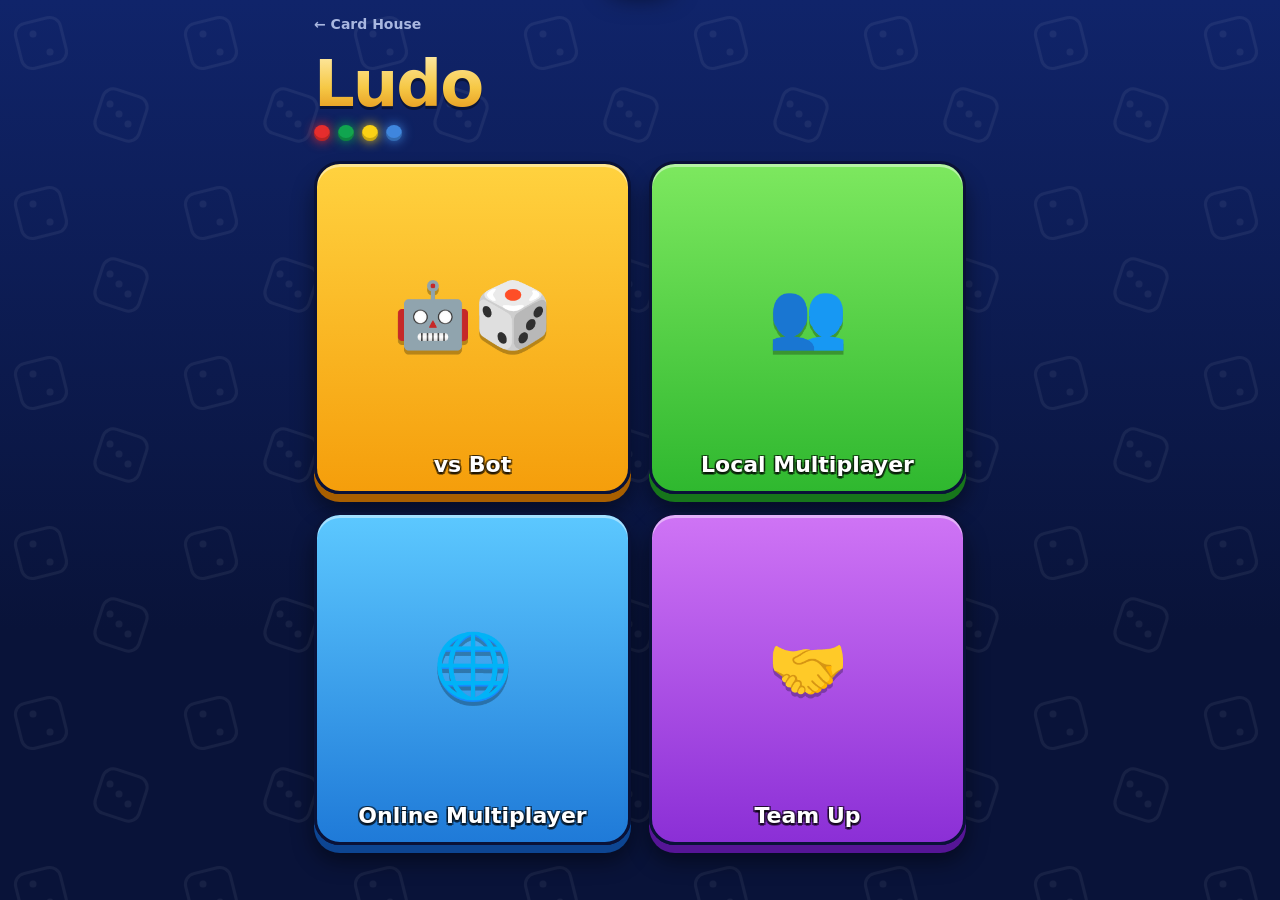
<file: ludo.html>
<!DOCTYPE html>
<html lang="en"><head><meta charset="utf-8">
<meta name="viewport" content="width=device-width,initial-scale=1,viewport-fit=cover">
<meta name="theme-color" content="#0a1238">
<title>Ludo — Card House</title>
<style>
:root{--bg:#0a1238;--sf:#12224f;--tx:#f2f6ff;--mut:#a9b7e0;--ac:#f6c845;--act:#2fb871;--ln:#d9b04a55;--gold:#d9b04a}
*{box-sizing:border-box}html,body{margin:0;min-height:100%}
body{color:var(--tx);font-family:Inter,system-ui,-apple-system,"Segoe UI",Roboto,"Noto Sans Bengali",sans-serif;-webkit-tap-highlight-color:transparent;min-height:100dvh;
background:url("data:image/svg+xml,%3Csvg xmlns='http://www.w3.org/2000/svg' width='170' height='170'%3E%3Cg fill='none' stroke='%23ffffff' stroke-opacity='.06' stroke-width='3'%3E%3Crect x='18' y='20' width='46' height='46' rx='11' transform='rotate(-14 41 43)'/%3E%3Crect x='98' y='92' width='46' height='46' rx='11' transform='rotate(18 121 115)'/%3E%3C/g%3E%3Cg fill='%23ffffff' fill-opacity='.06'%3E%3Ccircle cx='33' cy='34' r='3.5'/%3E%3Ccircle cx='50' cy='52' r='3.5'/%3E%3Ccircle cx='110' cy='104' r='3.5'/%3E%3Ccircle cx='128' cy='124' r='3.5'/%3E%3Ccircle cx='119' cy='114' r='3.5'/%3E%3C/g%3E%3C/svg%3E"),
linear-gradient(180deg,#10246a,#091339 70%);background-attachment:fixed}
.scr{display:none;max-width:680px;margin:0 auto;padding:max(14px,env(safe-area-inset-top)) 14px 28px}.scr.on{display:block}
h1{font-size:clamp(42px,12vw,64px);letter-spacing:-2px;margin:14px 0 4px;font-weight:900;background:linear-gradient(180deg,#fff0b8,#f6c845 55%,#e08a12);-webkit-background-clip:text;background-clip:text;color:transparent;filter:drop-shadow(0 3px 0 #0006)}
.dots{display:flex;gap:8px;margin:0 0 14px}.dots i{width:16px;height:16px;border-radius:50%;background:currentColor;box-shadow:0 0 12px currentColor,inset 0 -3px 0 #0003}
.lead{color:var(--mut);margin:0 0 18px;line-height:1.5}
.card{background:linear-gradient(180deg,#16296acc,#0f1d52cc);border:1.5px solid var(--ln);border-radius:20px;padding:18px;margin-top:14px;box-shadow:0 10px 26px #0006,inset 0 1px 0 #ffffff14}
.card h3{margin:0 0 10px;font-size:15px;letter-spacing:.02em;color:#fff3c8}
.row{display:flex;gap:8px;flex-wrap:wrap;align-items:center}
input{flex:1;min-width:0;padding:13px 15px;border-radius:14px;border:1.5px solid var(--ln);background:#0a1540;color:var(--tx);font-size:15px;outline:none;transition:.15s}input:focus{border-color:var(--ac);box-shadow:0 0 0 3px #f6c84533}
.chip{padding:9px 15px;border-radius:999px;border:1.5px solid var(--ln);background:#0a1540;color:var(--mut);font-weight:800;font-size:13px;cursor:pointer;font-family:inherit;transition:.15s}
.chip.on{background:linear-gradient(180deg,#ffd567,#e49a1c);border-color:transparent;color:#2a1c00;box-shadow:0 4px 12px #e49a1c55}
.btn{padding:13px 22px;border-radius:999px;border:0;background:linear-gradient(180deg,#ffd567,#e49a1c);color:#2a1c00;font-weight:900;font-size:14px;cursor:pointer;box-shadow:0 5px 0 #a8680b,0 10px 18px #0006;font-family:inherit;transition:.12s}
.btn.g{background:#ffffff12;color:var(--tx);border:1.5px solid var(--ln);box-shadow:none}.btn:active{transform:translateY(3px);box-shadow:0 2px 0 #a8680b}.btn.g:active{box-shadow:none}.btn[disabled]{opacity:.45}
.lab{font-size:12px;color:var(--mut);margin:12px 0 6px;font-weight:800;letter-spacing:.08em;text-transform:uppercase}
.back{color:var(--mut);text-decoration:none;font-weight:700;font-size:14px}
.seats{display:grid;grid-template-columns:1fr 1fr;gap:10px}
.seat{border:1.5px solid var(--ln);border-radius:16px;padding:12px;background:#0a1540;cursor:pointer;min-height:72px}
.seat b{display:flex;align-items:center;gap:8px}.seat i{width:14px;height:14px;border-radius:50%;display:inline-block}.seat small{color:var(--mut)}
.code{font-size:32px;font-weight:900;letter-spacing:.2em;color:var(--ac)}
/* game */
#game{max-width:820px;padding-left:6px;padding-right:6px;padding-top:max(10px,env(safe-area-inset-top))}
.top{display:flex;justify-content:space-between;align-items:center;margin-bottom:14px}
.cbtn{width:46px;height:46px;border-radius:50%;border:2px solid var(--gold);background:radial-gradient(circle at 35% 30%,#1c3a8a,#0a1a4c);color:#f6d27c;font-size:20px;font-weight:900;cursor:pointer;display:grid;place-items:center;position:relative;box-shadow:0 4px 10px #0007;font-family:inherit;padding:0}
.cbtn:active{transform:scale(.92)}
.tpill{padding:7px 22px;border-radius:999px;background:#0a1a4c;border:2px solid var(--gold);font-weight:900;letter-spacing:.06em;color:#f6d27c;box-shadow:0 4px 10px #0007}
.bdg{position:absolute;top:-5px;right:-5px;background:#e62d2d;color:#fff;border-radius:999px;font-size:11px;font-weight:800;padding:1px 6px;border:2px solid #0a1a4c}
#bwrap{--bw:min(calc(100vw - 12px),calc(100dvh - 300px),760px);width:var(--bw);min-width:290px;margin:0 auto}
.drow{display:flex;justify-content:space-between;align-items:flex-start;gap:6px;min-height:calc(var(--bw)*.27)}
#dtop{margin-bottom:12px}#dbot{margin-top:12px}
.ds{display:flex}
#bw{width:100%;position:relative;filter:drop-shadow(0 14px 28px #000c)}
#bw.shake{animation:sh .38s}@keyframes sh{20%{transform:translateX(-6px)}40%{transform:translateX(6px)}60%{transform:translateX(-4px)}80%{transform:translateX(4px)}}
svg{display:block;width:100%;height:auto;touch-action:manipulation}
.tk{transition:transform .13s linear}.tk .in{transition:transform .13s}
.hp.hop{animation:hop .14s ease-out}@keyframes hop{50%{transform:translateY(-3px)}}
.ring{opacity:0;transform-box:fill-box;transform-origin:center}
.tk.can{cursor:pointer}.tk.can .ring{opacity:1;animation:rp .7s infinite alternate}@keyframes rp{from{transform:scale(.9)}to{transform:scale(1.4)}}
.tk.can .hp{animation:lift .55s infinite alternate}@keyframes lift{to{transform:translateY(-2px)}}
.yd.act{animation:ya 1s infinite alternate}@keyframes ya{to{opacity:.88}}
.pt{animation:bst .75s ease-out forwards}@keyframes bst{to{transform:translate(var(--dx),var(--dy)) scale(.2);opacity:0}}
.rg{transform-box:fill-box;transform-origin:center;animation:rgk .7s ease-out forwards}@keyframes rgk{from{transform:scale(.3);opacity:1}to{transform:scale(3.8);opacity:0}}
.bd{position:absolute;left:50%;top:50%;width:72px;height:72px;margin:-36px 0 0 -36px;border-radius:18px;background:#fff;color:#10275c;font-size:46px;font-weight:900;display:grid;place-items:center;border:5px solid var(--c);box-shadow:0 10px 30px #000a;pointer-events:none;animation:bdk 1s forwards;z-index:3}
@keyframes bdk{0%{transform:scale(.2) rotate(-90deg);opacity:0}25%{transform:scale(1.18) rotate(8deg);opacity:1}40%{transform:scale(1) rotate(0)}80%{opacity:1}100%{transform:scale(1.1) translateY(-14px);opacity:0}}
/* player cards */
.pcard{--c:#fff;display:flex;gap:calc(var(--bw)*.025);align-items:flex-start;padding:calc(var(--bw)*.02) calc(var(--bw)*.022) calc(var(--bw)*.012);border-radius:12px;background:linear-gradient(180deg,#f3d98f,#cfa94f);border:2px solid #fff1bd;box-shadow:0 5px 12px #0007;position:relative;transition:.25s}
.pcard.r{flex-direction:row-reverse}
.pcard.on{box-shadow:0 0 0 3px var(--c),0 0 26px var(--c),0 5px 12px #0007;transform:translateY(-2px)}
.pcol{display:flex;flex-direction:column;align-items:center;gap:2px;min-width:0}
.av{position:relative;width:calc(var(--bw)*.15);aspect-ratio:1;border-radius:14%;background:radial-gradient(circle at 35% 28%,#fff9,transparent 55%),var(--c);border:2px solid #fff;display:grid;place-items:center;font-weight:900;font-size:calc(var(--bw)*.07);color:#fff;text-shadow:0 2px 3px #0007;box-shadow:inset 0 -4px 0 #0002}
.av .dot{position:absolute;top:-5px;left:-5px;width:11px;height:11px;border-radius:50%;background:#2ee66d;border:2px solid #fff;display:none}
.pcard.on .av .dot{display:block;animation:dt 1s infinite alternate}@keyframes dt{to{transform:scale(1.35)}}
.pn{font-weight:900;font-size:max(11px,calc(var(--bw)*.034));color:#4d3200;text-shadow:0 1px 0 #fff8;max-width:calc(var(--bw)*.2);overflow:hidden;text-overflow:ellipsis;white-space:nowrap}
.pg{font-style:normal;font-size:max(10px,calc(var(--bw)*.03));font-weight:800;color:#6b4a0a;line-height:1}
.dwrap{position:relative;display:flex;align-items:center;padding-top:calc(var(--bw)*.005)}
.dwrap::before{content:'';position:absolute;top:calc(var(--bw)*.05);left:calc(var(--bw)*-.017);border:calc(var(--bw)*.017) solid transparent;border-right-color:#10275c;border-left:0}
.pcard.r .dwrap::before{left:auto;right:calc(var(--bw)*-.017);border-right:0;border-left:calc(var(--bw)*.017) solid #10275c;border-top-color:transparent;border-bottom-color:transparent}
.dice{position:relative;width:calc(var(--bw)*.135);aspect-ratio:1;flex:none;border-radius:20%;background:linear-gradient(145deg,#fff,#dde4f3);border:calc(var(--bw)*.01) solid #10275c;box-shadow:0 3px 0 #0a1a40,0 6px 10px #0005;display:grid;grid-template:repeat(3,1fr)/repeat(3,1fr);padding:10%;user-select:none;-webkit-user-select:none;outline:none;opacity:.6;transition:opacity .2s}
.dice.me{width:calc(var(--bw)*.19)}
.pcard.on .dice{opacity:1}
.dice span{display:block;width:100%;height:100%;border-radius:50%;background:radial-gradient(circle at 35% 30%,#33406e,#0a1230);transform:scale(.85)}
.dice.can{cursor:pointer;animation:bob .7s infinite alternate}
.dice.can.e0::after{content:'↻';position:absolute;inset:0;display:grid;place-items:center;font-weight:900;font-size:calc(var(--bw)*.11);color:#10275c}
@keyframes bob{to{transform:translateY(-5px) scale(1.05)}}
.dice.rl{animation:tum .5s linear infinite}@keyframes tum{0%{transform:rotate(0) scale(1)}50%{transform:rotate(180deg) scale(1.18)}100%{transform:rotate(360deg) scale(1)}}
.dice.land{animation:pop .4s ease-out}@keyframes pop{0%{transform:scale(1.35) rotate(-8deg)}60%{transform:scale(.94) rotate(3deg)}100%{transform:scale(1)}}
#st{text-align:center;font-weight:800;line-height:1.3;font-size:15px;margin-top:12px}#st small{display:block;color:var(--ac);font-weight:700;min-height:16px}
.rx{display:flex;gap:8px;justify-content:center;margin-top:12px;flex-wrap:wrap}.rx button{font-size:22px;background:#ffffff12;border:1.5px solid var(--ln);border-radius:14px;padding:6px 10px;cursor:pointer;transition:.12s}.rx button:active{transform:scale(1.25)}
#chLog{max-height:140px;overflow:auto;font-size:14px;line-height:1.45;margin-bottom:10px;display:flex;flex-direction:column;gap:3px}
#chLog:empty::before{content:'No messages yet — say hi!';color:var(--mut)}
.fe{position:fixed;font-size:34px;pointer-events:none;animation:fl 1.5s forwards;z-index:9}@keyframes fl{to{transform:translateY(-100px) scale(1.5);opacity:0}}
.fb{position:fixed;max-width:62vw;background:#000d;border:2px solid;padding:7px 12px;border-radius:14px;font-size:14px;font-weight:700;z-index:12;pointer-events:none;animation:fbk 3.2s forwards;word-break:break-word}
@keyframes fbk{0%{opacity:0;transform:translateY(6px)}8%{opacity:1;transform:none}85%{opacity:1}100%{opacity:0}}
#toast{position:fixed;left:50%;bottom:22px;transform:translateX(-50%);background:#000c;border:1px solid var(--ln);padding:10px 16px;border-radius:999px;font-size:14px;display:none;z-index:20}
#win{position:fixed;inset:0;background:#000b;display:none;align-items:center;justify-content:center;z-index:15;padding:20px}
#win .card{max-width:360px;width:100%;text-align:center}#win h2{margin:0 0 10px;font-size:28px;color:var(--ac)}
.rk{display:flex;gap:10px;align-items:center;justify-content:center;padding:6px;font-weight:700}.rk i{width:12px;height:12px;border-radius:50%}
.cf{position:fixed;top:-20px;width:9px;height:14px;animation:cf 3s linear forwards;z-index:16}@keyframes cf{to{transform:translateY(105vh) rotate(720deg)}}

/* sheets (emoji + chat) */
.sheet{position:fixed;left:50%;bottom:0;margin:0;width:min(100%,720px);transform:translate(-50%,110%);visibility:hidden;transition:transform .22s,visibility .22s;border-radius:22px 22px 0 0;z-index:14;padding:14px 16px max(16px,env(safe-area-inset-bottom));background:linear-gradient(180deg,#16296a,#0f1d52);box-shadow:0 -10px 30px #000a}
.sheet.open{transform:translate(-50%,0);visibility:visible}
.sheet .hd{display:flex;justify-content:space-between;align-items:center;margin-bottom:12px;font-weight:900;color:#fff3c8}
.x{background:#ffffff14;border:1.5px solid var(--ln);color:var(--tx);border-radius:50%;width:32px;height:32px;cursor:pointer;font-size:14px;font-family:inherit;padding:0}
.eg{display:grid;grid-template-columns:repeat(7,1fr);gap:7px}
.eg button{font-size:26px;background:#ffffff12;border:1.5px solid var(--ln);border-radius:14px;padding:8px 0;cursor:pointer;transition:.12s}
.eg button:active{transform:scale(1.2)}
#chLog{max-height:110px}
/* speech bubble beside avatar card: white bubble, black text, 4s */
.cb{position:fixed;max-width:min(46vw,190px);background:#fff;color:#111;padding:7px 12px;border-radius:14px;font-size:14px;font-weight:700;line-height:1.25;z-index:12;pointer-events:none;animation:cbk 4s forwards;word-break:break-word;box-shadow:0 4px 14px #0007}
.cb::before{content:'';position:absolute;top:10px;border:solid transparent}
.cb.L::before{left:-7px;border-width:7px 7px 7px 0;border-right-color:#fff}
.cb.R::before{right:-7px;border-width:7px 0 7px 7px;border-left-color:#fff}
@keyframes cbk{0%{opacity:0;transform:scale(.6)}8%{opacity:1;transform:scale(1.06)}14%{transform:scale(1)}90%{opacity:1}100%{opacity:0}}
/* capture retrace */
.tk.rev{transition:transform .05s linear}
.tk.rev .hp{filter:drop-shadow(0 0 1.5px #fff)}
.tr{transform-box:fill-box;transform-origin:center;animation:trk .6s ease-out forwards}
@keyframes trk{from{opacity:.85;transform:scale(1)}to{opacity:0;transform:scale(.2)}}
.hn{transform-box:fill-box;transform-origin:center;animation:hn .8s infinite alternate}
@keyframes hn{to{transform:scale(1.2);opacity:.6}}
/* popups */
.ov{position:fixed;inset:0;background:#000b;display:none;align-items:center;justify-content:center;z-index:18;padding:20px}
.ov.on{display:flex}
.ov .card{max-width:380px;width:100%;text-align:center}
.ov h2{margin:0 0 6px;font-size:21px;color:var(--ac)}
.ov h2 i{display:inline-block;width:14px;height:14px;border-radius:50%;margin-right:8px}
.col{display:flex;flex-direction:column;gap:10px;margin-top:14px}.col .btn{width:100%}
#note{position:fixed;left:50%;top:14px;transform:translate(-50%,-160%);transition:transform .3s;z-index:25;max-width:min(92vw,420px);background:linear-gradient(180deg,#16296a,#0f1d52);border:2px solid var(--gold);border-radius:18px;padding:12px 16px;font-weight:800;box-shadow:0 10px 26px #000a;display:flex;gap:10px;align-items:center;cursor:pointer;line-height:1.35}
#note.on{transform:translate(-50%,0)}

.tiles{display:grid;grid-template-columns:1fr 1fr;gap:18px;margin-top:20px}
.y{--a:#ffd23f;--b:#f59e0b;--d:#a85f00}.gr{--a:#7de85f;--b:#2fb82f;--d:#17761b}.bl{--a:#5cc8ff;--b:#1f7ad8;--d:#0d4592}.pu{--a:#cf74f5;--b:#8b2fd6;--d:#561596}
.tile{aspect-ratio:1/1.05;border-radius:26px;border:3px solid #0a1238;background:linear-gradient(180deg,var(--a),var(--b));box-shadow:0 8px 0 var(--d),0 16px 22px #0007,inset 0 3px 0 #ffffff70;display:flex;flex-direction:column;align-items:center;justify-content:space-between;padding:14px 8px 14px;cursor:pointer;font-family:inherit;color:#fff;transition:.1s}
.tile:active,.opt:active{transform:translateY(5px);box-shadow:0 3px 0 var(--d),0 6px 10px #0007,inset 0 3px 0 #ffffff70}
.tile .ic{flex:1;display:grid;place-items:center;font-size:clamp(40px,13vw,64px);line-height:1;filter:drop-shadow(0 4px 0 #0004)}
.tile b,.opt b{font-weight:900;line-height:1.1;text-align:center;text-shadow:-1.5px -1.5px 0 #0008,1.5px -1.5px 0 #0008,-1.5px 1.5px 0 #0008,1.5px 1.5px 0 #0008,0 3px 0 #0006}
.tile b{font-size:clamp(15px,4.8vw,22px)}
.opt{display:flex;align-items:center;gap:14px;width:100%;padding:16px 18px;margin-top:14px;border-radius:22px;border:3px solid #0a1238;background:linear-gradient(180deg,var(--a),var(--b));box-shadow:0 6px 0 var(--d),0 12px 18px #0006,inset 0 2px 0 #ffffff70;color:#fff;font-family:inherit;text-align:left;cursor:pointer;transition:.1s}
.opt .oi{font-size:36px;line-height:1}.opt b{display:block;font-size:20px;text-align:left}.opt small{display:block;color:#fffd;font-weight:700;font-size:12px;margin-top:3px;text-shadow:0 1px 0 #0006}
.seat2{display:flex;justify-content:space-between;align-items:center;gap:8px;padding:9px 0;border-bottom:1px solid #ffffff14}.seat2 b{display:flex;align-items:center;gap:8px}.seat2 i{width:14px;height:14px;border-radius:50%}
</style></head><body>

<div id="menu" class="scr on">
 <a class="back" href="/">← Card House</a>
 <h1>Ludo</h1>
 <div class="dots"><i style="color:#e62d2d"></i><i style="color:#10a54f"></i><i style="color:#fbd215"></i><i style="color:#3f86de"></i></div>
 <div class="tiles">
  <button class="tile y" onclick="go('bot')"><span class="ic">🤖🎲</span><b>vs Bot</b></button>
  <button class="tile gr" onclick="go('local')"><span class="ic">👥</span><b>Local Multiplayer</b></button>
  <button class="tile bl" onclick="go('onl',{team:0})"><span class="ic">🌐</span><b>Online Multiplayer</b></button>
  <button class="tile pu" onclick="go('team')"><span class="ic">🤝</span><b>Team Up</b></button>
 </div>
</div>
<div id="sub" class="scr"></div>

<div id="lobby" class="scr">
 <div class="top"><button class="btn g" id="lv">← Leave</button><span class="lead" style="margin:0" id="lbT">Waiting room</span></div>
 <div class="card" style="text-align:center"><div class="lab" style="margin-top:0">Room code</div><div class="code" id="rc"></div>
  <div class="row" style="justify-content:center;margin-top:10px"><button class="btn g" id="cp">Copy code</button></div></div>
 <div class="card"><h3>Seats — tap an empty seat to sit there</h3><div class="seats" id="sts"></div></div>
 <div class="card" id="hc"><h3>Host settings</h3>
  <div id="cnr"><div class="lab" style="margin-top:0">Players (empty seats get bots)</div><div class="row" id="cn2"></div></div>
  <div class="lab">Bot level</div><div class="row" id="cl2"></div>
  <div class="row" style="margin-top:16px"><button class="btn" id="st0">Start game</button></div></div>
 <p class="lead" id="wh" style="text-align:center;margin-top:16px;display:none">Waiting for the host to start…</p>
</div>

<div id="game" class="scr">
 <div class="top"><button class="cbtn" id="gl" aria-label="Leave">‹</button><div class="tpill">LUDO</div>
  <div class="row" style="gap:10px;flex-wrap:nowrap"><button class="cbtn" id="emBtn" aria-label="Emoji">😊</button><button class="cbtn" id="chBtn" aria-label="Chat">💬<span class="bdg" id="chBadge" style="display:none">0</span></button><button class="cbtn" id="sn" aria-label="Sound">🔊</button></div></div>
 <div id="bwrap">
  <div class="drow" id="dtop"><div class="ds" id="ds0"></div><div class="ds" id="ds1"></div></div>
  <div id="bw"></div>
  <div class="drow" id="dbot"><div class="ds" id="ds3"></div><div class="ds" id="ds2"></div></div>
  <div id="st"></div>
 </div>
 <div class="card sheet" id="emPanel"><div class="hd"><span>😊 Send a reaction</span><button class="x" id="emX">✕</button></div><div class="eg" id="eg"></div></div>
 <div class="card sheet" id="chPanel"><div class="hd"><span>💬 Chat — quick replies or your own message</span><button class="x" id="chX">✕</button></div>
  <div id="chLog"></div>
  <div class="row" id="chQ"></div>
  <div class="row" style="margin-top:10px"><input id="chIn" maxlength="60" placeholder="Type a message…"><button class="btn" id="chSend">Send</button></div>
 </div>
</div>
<div id="win"><div class="card"><h2>🏆 Game over</h2><div id="rkl"></div><div class="row" style="justify-content:center;margin-top:14px" id="wb"></div></div></div>
<div id="toast"></div>
<div id="note"><span>🔔</span><span id="nt"></span></div>
<div id="lvPop" class="ov"><div class="card"><h2 id="lpT"></h2><p class="lead" id="lpS" style="margin:0">A bot is covering for them right now. What should the game do?</p><div class="col"><button class="btn" id="lpBot">🤖 Replace them with a bot</button><button class="btn g" id="lpRem">👥 Continue without them</button><button class="btn g" id="lpCan">✖ Cancel the game</button></div></div></div>

<script>
const $=id=>document.getElementById(id),NS='http://www.w3.org/2000/svg';
const esc=s=>String(s).replace(/[&<>"']/g,c=>({'&':'&amp;','<':'&lt;','>':'&gt;','"':'&quot;',"'":'&#39;'}[c]));
const COL=['#e62d2d','#10a54f','#fbd215','#3f86de'],NM=['Red','Green','Yellow','Blue'];
const rot=([r,c],k)=>{for(let i=0;i<k;i++)[r,c]=[c,14-r];return[r,c]};
function mix(h,t,p){const n=parseInt(h.slice(1),16),T=t==='w'?255:0,f=x=>Math.round(x+(T-x)*p);return'#'+((1<<24)+(f(n>>16)<<16)+(f(n>>8&255)<<8)+f(n&255)).toString(16).slice(1)}
/* view rotation: my seat is always drawn in the bottom-left corner */
let vr=3;
/* ---------- board geometry ---------- */
const P=[];const add=(r,c)=>P.push([r,c]);
for(let c=1;c<=5;c++)add(6,c);for(let r=5;r>=0;r--)add(r,6);add(0,7);add(0,8);
for(let r=1;r<=5;r++)add(r,8);for(let c=9;c<=14;c++)add(6,c);add(7,14);add(8,14);
for(let c=13;c>=9;c--)add(8,c);for(let r=9;r<=14;r++)add(r,8);add(14,7);add(14,6);
for(let r=13;r>=9;r--)add(r,6);for(let c=5;c>=0;c--)add(8,c);add(7,0);add(6,0);
const SAFE=new Set([0,13,26,39,8,21,34,47]),SL=[[1.5,1.5],[1.5,3.5],[3.5,1.5],[3.5,3.5]];
const absOf=(pl,p)=>(13*pl+p)%52;
function pos(pl,i,p){let rc=p<0?rot(SL[i],pl):p<=50?P[absOf(pl,p)]:p<56?rot([7,p-50],pl):rot([7,6.3],pl);rc=rot(rc,vr);return[rc[1]*10+5,rc[0]*10+5]}
function drawBoard(){
 const LN='#1b2347';
 let s='<svg viewBox="-6 -9 162 162" style="overflow:visible"><defs><clipPath id="bc"><rect width="150" height="150" rx="5"/></clipPath>'+COL.map((c,k)=>`<radialGradient id="g${k}" cx=".35" cy=".3" r=".85"><stop offset="0" stop-color="${mix(c,'w',.6)}"/><stop offset=".5" stop-color="${c}"/><stop offset="1" stop-color="${mix(c,'k',.32)}"/></radialGradient>`).join('')+'</defs>';
 s+='<g clip-path="url(#bc)"><rect width="150" height="150" fill="#fff"/>';
 const CR=[[0,0],[90,0],[90,90],[0,90]];
 [0,1,2,3].forEach(k=>{const K=(k+vr)%4,[x,y]=CR[K];
  s+=`<g class="yd" id="yd${k}"><rect x="${x}" y="${y}" width="60" height="60" fill="${COL[k]}" stroke="${LN}" stroke-width=".4"/><rect x="${x+7.5}" y="${y+7.5}" width="45" height="45" rx="2.5" fill="#fff"/>`
  +SL.map(q=>{const[r,c]=rot(q,K);return`<circle cx="${c*10+5}" cy="${r*10+5}" r="5.8" fill="${COL[k]}"/>`}).join('')+'</g>'});
 P.forEach(([r0,c0],idx)=>{const[r,c]=rot([r0,c0],vr),st=idx%13===0,sf=SAFE.has(idx),k=idx/13;
  s+=`<rect x="${c*10}" y="${r*10}" width="10" height="10" fill="${st?COL[k]:sf?'#b9c1d1':'#fff'}" stroke="${LN}" stroke-width=".35"/>`;
  if(sf)s+=`<text x="${c*10+5}" y="${r*10+7.5}" font-size="7" text-anchor="middle" fill="${st?'#fff':'#5a6379'}">★</text>`});
 for(let k=0;k<4;k++){for(let p=1;p<=5;p++){const[r,c]=rot([7,p],k+vr);s+=`<rect x="${c*10}" y="${r*10}" width="10" height="10" fill="${COL[k]}" stroke="${LN}" stroke-width=".35"/>`}
  const[r,c]=rot([7,0],k+vr);s+=`<g transform="translate(${c*10} ${r*10}) rotate(${90*(k+vr)} 5 5)"><polygon points="2.6,2.4 7.6,5 2.6,7.6" fill="${COL[k]}"/></g>`}
 for(let k=0;k<4;k++)s+=`<polygon points="60,60 60,90 75,75" fill="${COL[k]}" transform="rotate(${90*(k+vr)} 75 75)" stroke="${LN}" stroke-width=".35"/>`;
 s+='</g><rect width="150" height="150" rx="5" fill="none" stroke="#0a1238" stroke-width="1"/>';
 return s+'<g id="hint"></g><g id="tk"></g><g id="fx"></g></svg>'}
/* ---------- engine (runs on the host / solo) ---------- */
const rnd=n=>{const a=new Uint32Array(1);crypto.getRandomValues(a);return a[0]%n};
const pick=a=>a[rnd(a.length)];
function newState(a,b,lv){return{t:[0,1,2,3].map(()=>[-1,-1,-1,-1]),a,b,turn:a[0],ph:'roll',d:0,six:0,rid:0,rank:[],lv,msg:'',v:0,chat:[],cid:0,ld:[0,0,0,0],aw:[],nid:0,note:null}}
function addChat(S,seat,k,t){S.cid=(S.cid||0)+1;(S.chat=S.chat||[]).push({id:S.cid,s:seat,k,t});if(S.chat.length>30)S.chat.shift()}
const moves=(S,pl,d)=>{const o=[];S.t[pl].forEach((p,i)=>{if(p===-1?d===6:p+d<=56)o.push(i)});return o};
const uniq=(S,pl)=>{const seen=new Set();return moves(S,pl,S.d).filter(i=>{const p=S.t[pl][i];if(seen.has(p))return false;seen.add(p);return true})};
function apply(S,pl,i,d){const p=S.t[pl][i],np=p===-1?0:p+d;S.t[pl][i]=np;let cap=false;
 if(np<=50&&!SAFE.has(absOf(pl,np))){const ab=absOf(pl,np);
  for(const o of S.a){if(o===pl||(S.tm&&o%2===pl%2))continue;const hit=[];S.t[o].forEach((q,j)=>{if(q>=0&&q<=50&&absOf(o,q)===ab)hit.push(j)});
   if(hit.length===1){S.t[o][hit[0]]=-1;cap=true}}}
 return{cap,fin:np===56}}
function nextTurn(S){S.six=0;let k=S.a.indexOf(S.turn),c;
 do{k=(k+1)%S.a.length;c=S.a[k];
  if(S.tm&&S.rank.includes(c)){const m=(c+2)%4;if(S.a.includes(m)&&!S.rank.includes(m)){c=m;break}}
 }while(S.rank.includes(c));
 S.turn=c;S.ph='roll';S.d=0}
function after(S,pl,r,d){if(S.t[pl].every(p=>p===56)&&!S.rank.includes(pl))S.rank.push(pl);
 if(S.tm){const tw=[0,1].find(g=>S.a.filter(x=>x%2===g).every(x=>S.rank.includes(x)));
  if(tw!=null){S.win=tw;S.a.forEach(x=>{if(!S.rank.includes(x))S.rank.push(x)});S.ph='over';return}}
 else if(S.rank.length>=S.a.length-1){S.a.forEach(x=>{if(!S.rank.includes(x))S.rank.push(x)});S.ph='over';return}
 if((d===6||r.cap||r.fin)&&!S.rank.includes(pl)){S.ph='roll';S.d=0}else nextTurn(S)}
function doRoll(S){const d=1+rnd(6);S.d=d;S.rid++;S.msg='';S.six=d===6?S.six+1:0;(S.ld=S.ld||[0,0,0,0])[S.turn]=d;
 S.ph=(S.six===3||!moves(S,S.turn,d).length)?'skip':'move'}
function danger(T,pl,ab){for(const o of T.a){if(o===pl||(T.tm&&o%2===pl%2))continue;for(const q of T.t[o])if(q>=0&&q<=50){const dd=(ab-absOf(o,q)+52)%52;if(dd>=1&&dd<=6)return true}}return false}
function botPick(S){const pl=S.turn,noise=[70,25,4][S.lv|0];let best=0,bs=-1e9;
 for(const i of uniq(S,pl)){const T=JSON.parse(JSON.stringify(S)),p=S.t[pl][i],r=apply(T,pl,i,S.d),np=T.t[pl][i];let s=Math.random()*noise+np*.4;
  if(r.cap)s+=100;if(r.fin)s+=60;if(p===-1)s+=40;if(p<=50&&np>50)s+=25;
  if(np<=50){const ab=absOf(pl,np);if(SAFE.has(ab))s+=15;else if(danger(T,pl,ab))s-=25}
  if(p>=0&&p<=50&&!SAFE.has(absOf(pl,p))&&danger(S,pl,absOf(pl,p)))s+=14;
  if(s>bs){bs=s;best=i}}
 return best}
/* ---------- state, host driver ---------- */
let S=null,D=null,solo=false,isHost=false,inRoom=false,ws=null,code='',me=0,tokenR='',hostSeat=0,room=null,timer=0,lastRid=0,rolling=false,animOn=false,fill=true,lv=1,nb=1,uname='';
let lastChat=0,lastKey='',chatOpen=false,unread=0,lastNote=0,ask=null,pend=[];const lastCt={},names={};
let loc=false,tmOn=false,np=4,cfg={},hum=[1,1,1,1],nav=[],again=null,seatDirty=false;
const isMine=pl=>loc||pl===me;
const TEAMN=['Red & Yellow','Green & Blue'];
const sv=(k,v)=>{try{v===undefined?sessionStorage.removeItem(k):sessionStorage.setItem(k,v)}catch(e){}};
const ld=k=>{try{return sessionStorage.getItem(k)}catch(e){return null}};
function nameOf(s){const pl=room&&room.players&&room.players[s];if(solo){if(loc)return S&&S.b[s]?'Bot '+NM[s]:'Player '+((S?S.a.indexOf(s):s)+1);return s===me?(uname||'You'):'Bot '+NM[s]}
 return pl?pl.name+(S&&S.b[s]?' 🤖':''):'Bot '+NM[s]}
function resetUi(){lastRid=0;lastChat=0;lastKey='';unread=0;lastNote=0;pend=[];ask=null;$('lvPop').classList.remove('on');rolling=false;$('bw').dataset.a='';$('chBadge').style.display='none'}
function commit(){S.v++;if(!solo&&isHost)wSend({type:'game-state',state:JSON.stringify(S)});render();kick()}
function move(pl,i){clearTimeout(timer);const r=apply(S,pl,i,S.d);S.msg=r.cap?nameOf(pl)+' captured a token!':r.fin?nameOf(pl)+' got a token home!':'';
 if(S.b[pl]&&(r.cap||r.fin)&&Math.random()<.6)addChat(S,pl,'e',pick(r.cap?['😈','😎','🔥','😂']:['🎉','😎','👏']));
 after(S,pl,r,S.d);commit()}
function handle(from,a){if(!S)return;
 if(a.k==='chat'){const t=String(a.t||'').trim().slice(0,60),now=Date.now();
  if(!t||!S.a.includes(from)||S.b[from]||now-(lastCt[from]||0)<600)return;lastCt[from]=now;
  addChat(S,from,a.e?'e':'t',t);S.v++;if(!solo&&isHost)wSend({type:'game-state',state:JSON.stringify(S)});render();return}
 if(S.ph==='over'||S.turn!==from||S.b[from])return;
 if(a.k==='roll'&&S.ph==='roll'){clearTimeout(timer);doRoll(S);commit()}
 else if(a.k==='mv'&&S.ph==='move'&&moves(S,from,S.d).includes(a.i))move(from,a.i)}
function kick(){clearTimeout(timer);if(!S||!isHost||S.ph==='over')return;const pl=S.turn,bot=S.b[pl];
 if(S.ph==='skip')timer=setTimeout(()=>{nextTurn(S);commit()},1300);
 else if(S.ph==='roll')timer=setTimeout(()=>{doRoll(S);commit()},bot?1000:25000);
 else if(S.ph==='move'){const m=uniq(S,pl),fast=loc||solo||pl===me;
  if(bot)timer=setTimeout(()=>move(pl,botPick(S)),1300);
  else timer=setTimeout(()=>move(pl,m.length===1?m[0]:botPick(S)),m.length===1?(fast?800:25000):25000)}}
function act(a){if(solo||isHost)handle(loc?S.turn:me,a);else wSend({type:'action',a:JSON.stringify(a)})}
function say(t,e){t=(t||'').trim();if(!t||!S)return;act({k:'chat',t,e:e?1:0})}
function startHost(){let act2=[0,1,2,3].filter(s=>room.players[s]);
 if(tmOn)act2=[0,1,2,3];else{for(const x of [2,1,3,0])if(act2.length<Math.max(np,2)&&!act2.includes(x))act2.push(x);act2.sort()}
 S=newState(act2,[0,1,2,3].map(s=>!room.players[s]),lv);S.tm=tmOn?1:0;D=null;resetUi();commit()}
function syncIn(js){if(!js)return;let n;try{n=JSON.parse(js)}catch(e){return}
 if(S&&n.v<=S.v&&(isHost||n.v<S.v))return;const old=S;if(!old){lastChat=n.cid||0;lastNote=n.note?n.note.id:0}S=n;tmOn=!!n.tm;
 show('game');render();if(isHost)kick()}
/* ---------- sound ---------- */
let AC,snd=localStorage.ludoSnd!=='0';
function ac(){try{AC=AC||new(window.AudioContext||window.webkitAudioContext)();if(AC.state==='suspended')AC.resume();return AC}catch(e){return null}}
function beep(f,t,ty,v,f2,dl){if(!snd)return;const c=ac();if(!c)return;try{const s=c.currentTime+(dl||0),o=c.createOscillator(),g=c.createGain();o.type=ty||'sine';o.frequency.setValueAtTime(f,s);if(f2)o.frequency.exponentialRampToValueAtTime(f2,s+t);g.gain.setValueAtTime(v||.05,s);g.gain.exponentialRampToValueAtTime(.0001,s+t);o.connect(g);g.connect(c.destination);o.start(s);o.stop(s+t+.02)}catch(e){}}
function noise(t,v,dl){if(!snd)return;const c=ac();if(!c)return;try{const n=c.sampleRate*t|0,b=c.createBuffer(1,n,c.sampleRate),d=b.getChannelData(0);for(let i=0;i<n;i++)d[i]=(Math.random()*2-1)*(1-i/n);const s=c.createBufferSource(),g=c.createGain();g.gain.value=v;s.buffer=b;s.connect(g);g.connect(c.destination);s.start(c.currentTime+(dl||0))}catch(e){}}
function sfx(n,x){switch(n){
 case'land':beep(180,.14,'triangle',.12,80);noise(.06,.08);break;
 case'six':[523,659,784,1047].forEach((f,i)=>beep(f,.16,'triangle',.07,0,i*.07));break;
 case'out':beep(400,.12,'sine',.06,900);break;
 case'step':beep(480+(x||0)*4,.05,'sine',.04);break;
 case'cap':beep(320,.4,'sawtooth',.08,60);noise(.28,.12);break;
 case'home':[660,880,1100,1320].forEach((f,i)=>beep(f,.2,'sine',.06,0,i*.08));break;
 case'ding':beep(880,.12,'sine',.07);beep(1175,.2,'sine',.07,0,.12);break;
 case'chat':beep(700,.06,'triangle',.05);beep(950,.09,'triangle',.05,0,.06);break;
 case'tap':beep(420,.05,'square',.03);break;
 case'win':[523,659,784,1047,1319].forEach((f,i)=>beep(f,.3,'triangle',.07,0,i*.13));break}}
/* ---------- rendering ---------- */
const PIPS={1:[4],2:[0,8],3:[0,4,8],4:[0,2,6,8],5:[0,2,4,6,8],6:[0,2,3,5,6,8]};
function face(n,el){if(!el)return;[...el.children].forEach((s,i)=>s.style.visibility=(PIPS[n]||[]).includes(i)?'visible':'hidden')}
function bigDie(n){const b=$('bw');if(!b||!S)return;const e=document.createElement('div');e.className='bd';e.textContent=n;e.style.setProperty('--c',COL[S.turn]);b.appendChild(e);setTimeout(()=>e.remove(),1050)}
function rollAnim(n){const pl=S.turn,d=$('dice'+pl);if(!d)return;rolling=true;d.classList.add('rl');let k=0;
 const iv=setInterval(()=>{face(1+rnd(6),d);beep(300+rnd(200),.04,'square',.02);noise(.03,.05);
  if(++k>=7){clearInterval(iv);rolling=false;d.classList.remove('rl');face(n,d);sfx(n===6?'six':'land');
   d.classList.remove('land');void d.offsetWidth;d.classList.add('land');setTimeout(()=>d.classList.remove('land'),450);bigDie(n);render()}},75)}
function mkBoard(){$('bw').innerHTML=drawBoard();const g=$('tk');
 S.a.forEach(pl=>{for(let i=0;i<4;i++){const e=document.createElementNS(NS,'g');e.id=`t${pl}${i}`;e.setAttribute('class','tk');
  e.innerHTML=`<circle r="6.4" fill="transparent"/><ellipse class="ring" cy="3.8" rx="5.2" ry="2.1" fill="none" stroke="#fff" stroke-width=".9"/><g class="hp"><g class="in"><ellipse cy="3.8" rx="4.1" ry="1.6" fill="#fff" stroke="#0b1230" stroke-width=".8"/><path d="M0 4C-1.4 2.6-4 .6-4-2.2A4 4 0 1 1 4-2.2C4 .6 1.4 2.6 0 4Z" fill="#0b1230" stroke="#0b1230" stroke-width="1.7" stroke-linejoin="round"/><path class="b" d="M0 4C-1.4 2.6-4 .6-4-2.2A4 4 0 1 1 4-2.2C4 .6 1.4 2.6 0 4Z" fill="url(#g${pl})" stroke="#fff" stroke-width=".75" stroke-linejoin="round"/><circle cy="-2.3" r="1.6" fill="#fff" fill-opacity=".9"/></g></g><g class="cn" style="display:none"><circle cx="4" cy="-5.2" r="2.5" fill="#0b1230" stroke="#fff" stroke-width=".55"/><text x="4" y="-4" font-size="3.5" font-weight="900" text-anchor="middle" fill="#fff">2</text></g>`;
  e.onclick=()=>{if(S.ph==='move'&&isMine(S.turn)&&!S.b[S.turn]&&pl===S.turn&&moves(S,pl,S.d).includes(i))act({k:'mv',i})};g.appendChild(e)}});
 D=S.t.map(a=>a.slice());paint()}
function paint(){const grp={};
 S.a.forEach(pl=>{for(let i=0;i<4;i++){const[x,y]=pos(pl,i,D[pl][i]);(grp[x+','+y]=grp[x+','+y]||[]).push([pl,i,x,y])}});
 const mm=S.ph==='move'&&isMine(S.turn)&&!S.b[S.turn]&&!rolling?moves(S,S.turn,S.d):[];
 for(const k in grp){const g=grp[k],n=g.length,cnt={},seen={};g.forEach(a=>cnt[a[0]]=(cnt[a[0]]||0)+1);
  g.forEach(([pl,i,x,y],j)=>{const e=$(`t${pl}${i}`);let ox=0,oy=0;
   if(n>1){const a=j*6.283/n+.6,r=n>2?3:2.7;ox=Math.cos(a)*r;oy=Math.sin(a)*r}
   e.style.transform=`translate(${x+ox}px,${y+oy}px)`;e.querySelector('.in').style.transform=`scale(${n>1?.82:1})`;
   const bd=e.querySelector('.cn'),first=!seen[pl];seen[pl]=1;
   if(bd){bd.style.display=(cnt[pl]>1&&first)?'block':'none';bd.querySelector('text').textContent=cnt[pl]}
   e.classList.toggle('can',pl===S.turn&&mm.includes(i))})}
}
function burst(x,y,col,n){const g=$('fx');if(!g)return;
 const r=document.createElementNS(NS,'circle');r.setAttribute('cx',x);r.setAttribute('cy',y);r.setAttribute('r',3);r.setAttribute('fill','none');r.setAttribute('stroke',col);r.setAttribute('stroke-width','1.2');r.setAttribute('class','rg');g.appendChild(r);setTimeout(()=>r.remove(),800);
 for(let i=0;i<n;i++){const c=document.createElementNS(NS,'circle'),a=i/n*6.283,dd=7+rnd(9);c.setAttribute('cx',x);c.setAttribute('cy',y);c.setAttribute('r',1.2+rnd(10)/10);c.setAttribute('fill',i%3?col:'#fff');c.setAttribute('class','pt');
  c.style.setProperty('--dx',Math.cos(a)*dd+'px');c.style.setProperty('--dy',Math.sin(a)*dd+'px');g.appendChild(c);setTimeout(()=>c.remove(),800)}}
function hop(pl,i){const e=$(`t${pl}${i}`);if(!e)return;const h=e.querySelector('.hp');h.classList.remove('hop');void h.getBoundingClientRect();h.classList.add('hop')}
function hitFx(){sfx('cap');try{navigator.vibrate&&navigator.vibrate(60)}catch(e){}const b=$('bw');b.classList.remove('shake');void b.offsetWidth;b.classList.add('shake')}
const rv0={};
function trail(x,y,col){const g=$('fx');if(!g)return;const c=document.createElementNS(NS,'circle');c.setAttribute('cx',x);c.setAttribute('cy',y);c.setAttribute('r',2.2);c.setAttribute('fill',col);c.setAttribute('stroke','#fff');c.setAttribute('stroke-width','.5');c.setAttribute('class','tr');g.appendChild(c);setTimeout(()=>c.remove(),650)}
function anim(){if(animOn)return;animOn=true;(function st(){let mv=false,rev=false;
 const fwd=S.a.some(pl=>S.t[pl].some((b,i)=>b>=0&&D[pl][i]!==b));
 S.a.forEach(pl=>{for(let i=0;i<4;i++){const a=D[pl][i],b=S.t[pl][i];if(a===b)continue;mv=true;
  if(b===-1){if(fwd)continue;const key=pl+'_'+i,e=$(`t${pl}${i}`);
   if(!rv0[key]){rv0[key]=1;const[x,y]=pos(pl,i,a);burst(x,y,COL[pl],14);hitFx();if(e)e.classList.add('rev')}
   if(a>0){const n=Math.max(0,a-Math.ceil(a/20)),[x,y]=pos(pl,i,a);trail(x,y,COL[pl]);D[pl][i]=n;sfx('step',n);rev=true}
   else{D[pl][i]=-1;delete rv0[key];if(e)e.classList.remove('rev');const[x,y]=pos(pl,i,-1);burst(x,y,COL[pl],8);sfx('out')}
   continue}
  if(a>b){D[pl][i]=b;continue}
  const n=a===-1?0:a+1;D[pl][i]=n;hop(pl,i);
  if(a===-1)sfx('out');else sfx('step',n);
  if(n===56){const[x,y]=pos(pl,i,56);burst(x,y,'#ffd54a',18);sfx('home')}}});
 paint();if(mv)setTimeout(st,rev?55:135);else animOn=false})()}
function chatSync(){const L=S.chat||[];if((S.cid||0)<lastChat)lastChat=0;
 L.forEach(m=>{if(m.id>lastChat){lastChat=m.id;if(m.k==='e')floatEmoji(m.s,m.t);else floatMsg(m.s,m.t);sfx('chat');if(!chatOpen&&m.s!==me)unread++}});
 $('chLog').innerHTML=L.map(m=>`<div><b style="color:${COL[m.s]}">${esc(nameOf(m.s))}</b> ${esc(m.t)}</div>`).join('');
 if(chatOpen){unread=0;$('chLog').scrollTop=1e6}
 const b=$('chBadge');b.textContent=unread;b.style.display=unread?'block':'none'}
function render(){if(!S)return;vr=(3-me+4)%4;
 const key=S.a.join()+'|'+vr;
 if(!$('tk')||!D||key!==$('bw').dataset.a){mkBoard();$('bw').dataset.a=key;buildPcs()}
 if(S.rid!==lastRid){lastRid=S.rid;if(S.d)rollAnim(S.d)}
 anim();
 const mine=isMine(S.turn)&&!S.b[S.turn];
 S.a.forEach(pl=>{const c=$('pc'+pl),el=$('dice'+pl);if(!c||!el)return;
  const on=S.turn===pl&&S.ph!=='over',last=(S.ld||[])[pl]||0,nm=nameOf(pl);
  c.classList.toggle('on',on);c.querySelector('.pn').textContent=nm;
  c.querySelector('.ini').textContent=S.b[pl]?'🤖':(Array.from(nm)[0]||'?').toUpperCase();
  c.querySelector('.pg').textContent=S.t[pl].filter(p=>p===56).length+'/4 🏁'+(S.tm?' · T'+(pl%2+1):'');
  const val=on?(S.d||(pl===me?0:last)):last;
  if(!(on&&rolling))face(val,el);
  el.classList.toggle('e0',!val);
  el.classList.toggle('can',on&&isMine(pl)&&!S.b[pl]&&S.ph==='roll'&&!rolling)});
 [0,1,2,3].forEach(k=>{const y=$('yd'+k);if(y)y.classList.toggle('act',S.turn===k&&S.ph!=='over')});
 const key2=S.turn+'/'+S.rid;if(mine&&S.ph==='roll'&&key2!==lastKey){lastKey=key2;sfx('ding');try{navigator.vibrate&&navigator.vibrate(30)}catch(e){}}
 let t=S.ph==='over'?'Game over':S.ph==='roll'?(mine?(loc?nameOf(S.turn)+' — tap the dice':'Your turn — tap the dice'):nameOf(S.turn)+' is rolling…'):S.ph==='move'?(mine?(uniq(S,S.turn).length>1?'Pick a token to move':'Moving…'):nameOf(S.turn)+' is choosing…'):(S.six===3?'Three 6s — turn lost':'No move possible');
 $('st').innerHTML=esc(t)+'<small>'+esc(S.msg||'')+'</small>';
 chatSync();
 if(S.note&&S.note.id>lastNote){lastNote=S.note.id;showNote(S.note.t)}
 if(S.ph==='over')showWin();else $('win').style.display='none'}
function rollIt(){if(S&&S.ph==='roll'&&isMine(S.turn)&&!S.b[S.turn]&&!rolling)act({k:'roll'})}
function buildPcs(){[0,1,2,3].forEach(k=>$('ds'+k).innerHTML='');
 S.a.forEach(pl=>{const K=(pl+vr)%4,right=K===1||K===2,mine=pl===me;
  const c=document.createElement('div');c.className='pcard'+(right?' r':'')+(mine?' me':'');c.id='pc'+pl;c.style.setProperty('--c',COL[pl]);
  c.innerHTML=`<div class="pcol"><div class="av"><b class="ini"></b><i class="dot"></i></div><span class="pn"></span><em class="pg"></em></div><div class="dwrap"><div class="dice${mine?' me':''}" id="dice${pl}">${'<span></span>'.repeat(9)}</div></div>`;
  const d=c.querySelector('.dice');d.tabIndex=0;d.setAttribute('role','button');d.setAttribute('aria-label','Roll dice');d.onclick=()=>{if(S.turn===pl)rollIt()};d.onkeydown=ev=>{if(ev.key==='Enter'||ev.key===' '){ev.preventDefault();if(S.turn===pl)rollIt()}}
  $('ds'+K).appendChild(c)})}
function showWin(){if($('win').style.display==='flex')return;$('win').style.display='flex';sfx('win');
 $('rkl').innerHTML=(S.tm&&S.win!=null)?[S.win,1-S.win].map((g,i)=>`<div class="rk"><span>${i?'':'🥇'}</span><i style="background:${COL[g]}"></i><i style="background:${COL[g+2]}"></i>Team ${g+1} · ${TEAMN[g]}</div>`).join(''):S.rank.map((pl,i)=>`<div class="rk"><span>${['🥇','🥈','🥉','4th'][i]}</span><i style="background:${COL[pl]}"></i>${esc(nameOf(pl))}</div>`).join('');
 $('wb').innerHTML=(solo||isHost?'<button class="btn" id="pa">'+(solo?'Play again':'Back to lobby')+'</button>':'<span class="lead">Waiting for host…</span>')+'<button class="btn g" id="wl">Leave</button>';
 if($('pa'))$('pa').onclick=()=>{$('win').style.display='none';if(solo){again()}else wSend({type:'cancel-game'})};$('wl').onclick=leave;
 for(let i=0;i<40;i++){const c=document.createElement('div');c.className='cf';c.style.cssText=`left:${rnd(100)}%;background:${COL[i%4]};animation-delay:${rnd(1500)}ms`;document.body.appendChild(c);setTimeout(()=>c.remove(),4600)}}
/* ---------- ui helpers ---------- */
function toast(m){const t=$('toast');t.textContent=m;t.style.display='block';clearTimeout(t._t);t._t=setTimeout(()=>t.style.display='none',2600)}
function show(id){['menu','sub','lobby','game'].forEach(s=>$(s).classList.toggle('on',s===id))}
function chips(id,vals,get,set){const el=$(id);const draw=()=>{el.innerHTML=vals.map(([l,v])=>`<button class="chip ${get()===v?'on':''}" data-v="${v}">${l}</button>`).join('');el.querySelectorAll('.chip').forEach(b=>b.onclick=()=>{const v=b.dataset.v;set(v==='true'?true:v==='false'?false:+v);sfx('tap');draw()})};draw()}
function anchor(seat){const p=$('pc'+seat);return p?p.getBoundingClientRect():{left:innerWidth/2-20,right:innerWidth/2+20,top:80,bottom:110}}
function floatEmoji(seat,e){const r=anchor(seat),d=document.createElement('div');d.className='fe';d.textContent=e;d.style.left=r.left+'px';d.style.top=r.top+'px';document.body.appendChild(d);setTimeout(()=>d.remove(),1600)}
function floatMsg(seat,t){document.querySelectorAll('.cb').forEach(x=>{if(x.dataset.s==seat)x.remove()});const c=$('pc'+seat),r=anchor(seat),d=document.createElement('div'),right=!!(c&&c.classList.contains('r'));d.className='cb '+(right?'R':'L');d.dataset.s=seat;d.textContent=t;document.body.appendChild(d);const w=d.offsetWidth;let left=right?r.left-w-9:r.right+9;left=Math.max(6,Math.min(left,innerWidth-w-6));d.style.left=left+'px';d.style.top=(r.top+4)+'px';setTimeout(()=>d.remove(),4100)}
/* ---------- solo ---------- */
function startSolo(){solo=true;loc=false;again=startSolo;isHost=true;me=0;room=null;const a=nb===1?[0,2]:nb===2?[0,1,2]:[0,1,2,3];
 S=newState(a,[0,1,2,3].map(s=>s!==0),lv);S.tm=0;D=null;resetUi();show('game');commit()}
function startLocal(){solo=true;loc=true;again=startLocal;isHost=true;me=0;room=null;const a=cfg.team?[0,1,2,3]:seatsFor(cfg.n);
 S=newState(a,[0,1,2,3].map(s=>!(a.includes(s)&&hum[s])),lv);S.tm=cfg.team?1:0;D=null;resetUi();show('game');commit()}
/* ---------- online ---------- */
const wq=[];
function wSend(o){const s=JSON.stringify(o);
 if(ws&&ws.readyState===1){try{ws.send(s)}catch(e){wq.push(s)}}
 else{if(wq.length>30)wq.shift();wq.push(s);if(o.type==='action')toast('Reconnecting — your move will be sent when the connection is back')}}
function wqFlush(){while(ws&&ws.readyState===1&&wq.length){const s=wq.shift();try{ws.send(s)}catch(e){wq.unshift(s);break}}}
let pendingThen=null;
function openWs(then){
 if(ws&&ws.readyState===1){then&&then();return}
 if(ws&&ws.readyState===0){if(then)pendingThen=then;return}
 ws=new WebSocket((location.protocol==='https:'?'wss://':'ws://')+location.host+'/ws');
 ws.onopen=()=>{if(inRoom&&code&&tokenR)wSend({type:'resume',roomId:code,seat:me,token:tokenR});
  const pt=pendingThen;pendingThen=null;
  if(pt)pt();else if(then)then();
  wqFlush()};
 ws.onmessage=e=>{try{onMsg(JSON.parse(e.data))}catch(x){console.error(x)}};
 ws.onerror=()=>{if(!inRoom)toast('Online play needs the Card House server')};
 ws.onclose=()=>{if(inRoom)setTimeout(()=>openWs(),2000)}}
function setRoom(i){
 if(i.yourSeat!=null&&i.yourSeat!==me){me=i.yourSeat;seatDirty=true}
 if(i.roomId)code=i.roomId;if(i.players)room=i;const was=isHost;hostSeat=i.hostSeat!=null?i.hostSeat:hostSeat;isHost=hostSeat===me;
 if(i.gameState===''&&isHost&&!S)startHost();else if(i.gameState)syncIn(i.gameState);
 [0,1,2,3].forEach(s=>{const p=room&&room.players&&room.players[s];if(p&&p.name)names[s]=p.name});if(isHost&&S)reclaim();if(S&&!was&&isHost)kick();
 if(seatDirty){seatDirty=false;lastRid=0;sv('ludoRoom',JSON.stringify({code,seat:me,token:tokenR,tm:tmOn}));const bw=$('bw');if(bw)bw.dataset.a=''}
 if(S){show('game')}else if(inRoom){show('lobby');drawLobby()}}
function seatHtml(s){const p=room&&room.players[s];return`<div class="seat" data-s="${s}" style="border-color:${p?COL[s]:''}"><b><i style="background:${COL[s]}"></i>${p?esc(p.name)+(s===me?' (you)':''):'Empty'}</b><small>${p?(p.connected===false?'Reconnecting…':s===hostSeat?'Host':'Ready'):'Tap to sit · else a bot plays'}</small></div>`}
function drawLobby(){$('rc').textContent=code;$('hc').style.display=isHost?'block':'none';$('wh').style.display=isHost?'none':'block';
 $('lbT').textContent=tmOn?'Team Up — waiting room':'Waiting room';$('cnr').style.display=tmOn?'none':'block';
 $('sts').innerHTML=tmOn?[0,1].map(g=>`<div class="lab" style="grid-column:1/-1;margin:4px 0 0">Team ${g+1} · ${TEAMN[g]}</div>`+seatHtml(g)+seatHtml(g+2)).join(''):[0,1,2,3].map(seatHtml).join('');
 $('sts').querySelectorAll('.seat').forEach(e=>e.onclick=()=>{const s=+e.dataset.s;if(!room.players[s])wSend({type:'sit',seat:s})})}
function onMsg(d){switch(d.type){
 case'room-created':case'room-joined':if(d.yourSeat!=null)me=d.yourSeat;if(d.token)tokenR=d.token;code=d.roomId;inRoom=true;sv('ludoRoom',JSON.stringify({code,seat:me,token:tokenR,tm:tmOn}));setRoom(d);break;
 case'room-updated':case'game-started':case'host-changed':setRoom(d);break;
 case'game-state-sync':setRoom(d);syncIn(d.state);break;
 case'relay-action':if(isHost)try{handle(d.from,JSON.parse(d.action))}catch(e){}break;
 case'seat-bot':if(isHost&&S&&!S.b[d.seat]){S.b[d.seat]=true;commit()}break;
 case'player-left':if(isHost&&S&&d.seat!=null&&S.a.includes(d.seat)&&S.ph!=='over'){const aw=S.aw||[];if(!S.b[d.seat]||aw.includes(d.seat)){S.aw=aw.filter(x=>x!==d.seat);S.b[d.seat]=true;if(S.rank.includes(d.seat))commit();else{commit();askLeave(d.seat)}}}break;
 case'player-status':if(room&&room.players[d.seat])room.players[d.seat].connected=d.connected;
  if(isHost&&S&&S.a.includes(d.seat)&&S.ph!=='over'){
   if(d.connected===false&&!S.b[d.seat])setTimeout(()=>{const p=room&&room.players[d.seat];if(S&&p&&p.connected===false&&!S.b[d.seat]&&S.ph!=='over'){S.b[d.seat]=true;(S.aw=S.aw||[]).push(d.seat);notify((names[d.seat]||NM[d.seat])+' lost connection. A bot is playing until they return.');commit()}},8000);
   else if(d.connected!==false)reclaim()}
  if(!S)drawLobby();break;
 case'resume-failed':inRoom=false;sv('ludoRoom');S=null;show('menu');break;
 case'game-cancelled':if(S&&S.ph!=='over')toast('The host cancelled the game');S=null;D=null;$('win').style.display='none';resetUi();show('lobby');drawLobby();break;
 case'room-error':toast(d.message||'Something went wrong')}}
function leave(){wSend({type:'leave-game'});inRoom=false;sv('ludoRoom');clearTimeout(timer);wq.length=0;pendingThen=null;S=null;D=null;solo=false;loc=false;nav=[];isHost=false;$('win').style.display='none';resetUi();sheet('');if(ws)ws.close();ws=null;show('menu')}
/* ---------- wire up ---------- */
document.addEventListener('pointerdown',()=>ac(),{once:true});
uname=localStorage.ludoName||'';
const LV=[['Easy',0],['Medium',1],['Hard',2]];chips('cl2',LV,()=>lv,v=>lv=v);
chips('cn2',[['2 players',2],['3 players',3],['4 players',4]],()=>np,v=>{np=v;drawLobby()});
/* ---------- menu screens ---------- */
const seatsFor=n=>n===2?[0,2]:n===3?[0,1,2]:[0,1,2,3];
const hdr=t=>`<div class="top"><button class="btn g" onclick="back()">← Back</button><span class="lead" style="margin:0;font-weight:800">${t}</span></div>`;
const opt=(c,ic,t,sub,fn)=>`<button class="opt ${c}" onclick="${fn}"><span class="oi">${ic}</span><span><b>${t}</b>${sub?`<small>${sub}</small>`:''}</span></button>`;
const lvRow='<div class="card"><h3>Bot level</h3><div class="row" id="cl"></div></div>';
function go(v,p){if(p)Object.assign(cfg,p);if(v==='lset')hum=[1,1,1,1];nav.push(v);draw(v)}
function back(){nav.pop();const v=nav[nav.length-1];if(v)draw(v);else show('menu')}
function draw(v){show('sub');$('sub').innerHTML=VW[v]();if($('cl'))chips('cl',LV,()=>lv,x=>lv=x);window.scrollTo(0,0)}
function setHum(s,v){const a=cfg.team?[0,1,2,3]:seatsFor(cfg.n);if(!v&&a.filter(x=>x===s?0:hum[x]).length<(cfg.team?1:2))return toast('Need more human players');hum[s]=v;draw('lset')}
function setNm(v){uname=v.trim();try{localStorage.ludoName=uname}catch(e){}}
function mkRoom(){if(!uname)return toast('Enter your name first');solo=false;loc=false;tmOn=!!cfg.team;sv('ludoRoom');inRoom=false;code='';tokenR='';openWs(()=>wSend({type:'create-room',playerName:uname}))}
function joinRoom(){const c=$('cd').value.trim().toUpperCase();if(!uname)return toast('Enter your name first');if(!c)return toast('Enter the table code');solo=false;loc=false;tmOn=!!cfg.team;sv('ludoRoom');inRoom=false;code='';tokenR='';openWs(()=>wSend({type:'join-room',roomId:c,playerName:uname}))}
const VW={
 bot:()=>hdr('vs Bot')+lvRow+opt('y','🤖','vs 1 Bot','You and 1 bot','nb=1;startSolo()')+opt('y','🤖🤖','vs 2 Bots','You and 2 bots','nb=2;startSolo()')+opt('y','🤖🤖🤖','vs 3 Bots','You and 3 bots','nb=3;startSolo()'),
 local:()=>hdr('Local Multiplayer')+[2,3,4].map(n=>opt('gr','👥',n+' Players','Pass the device around',`go('lset',{n:${n},team:0})`)).join(''),
 team:()=>hdr('Team Up')+opt('pu','👥','Local Team','Partners sit diagonally',"go('lset',{n:4,team:1})")+opt('pu','🌐','Online Team','Play with friends online',"go('onl',{team:1})"),
 lset:()=>{const a=cfg.team?[0,1,2,3]:seatsFor(cfg.n),lo=(cfg.n===4&&!cfg.team)?1:0;
  const row=s=>{const h=hum[s];return`<div class="seat2"><b><i style="background:${COL[s]}"></i>${NM[s]}</b>`+(cfg.n>2&&s>lo?`<span class="row" style="gap:6px"><button class="chip ${h?'on':''}" onclick="setHum(${s},1)">👤 Human</button><button class="chip ${h?'':'on'}" onclick="setHum(${s},0)">🤖 Bot</button></span>`:'<span class="chip on">👤 Human</span>')+'</div>'};
  return hdr(cfg.team?'Local Team':cfg.n+' Players')+'<div class="card"><h3>'+(cfg.team?'Partners can’t capture each other':'Who is playing?')+'</h3>'+(cfg.team?[0,1].map(g=>`<div class="lab">Team ${g+1} · ${TEAMN[g]}</div>`+row(g)+row(g+2)).join(''):a.map(row).join(''))+'</div>'+lvRow+'<div class="row" style="margin-top:18px"><button class="btn" onclick="startLocal()">Start game</button></div>'},
 onl:()=>hdr(cfg.team?'Online Team':'Online Multiplayer')+`<div class="card"><h3>Your name</h3><div class="row"><input id="nm" maxlength="16" placeholder="Enter your name" value="${esc(uname)}" oninput="setNm(this.value)"></div></div><div class="card"><h3>Create table</h3><div class="row"><button class="btn" onclick="mkRoom()">Create Table</button></div></div><div class="card"><h3>Join table</h3><div class="row"><input id="cd" maxlength="8" placeholder="TABLE CODE" style="text-transform:uppercase"><button class="btn g" onclick="joinRoom()">Join Table</button></div></div>`
};
$('st0').onclick=()=>wSend({type:'start-game'});$('lv').onclick=leave;$('gl').onclick=leave;
$('cp').onclick=()=>{try{navigator.clipboard.writeText(code);toast('Code copied')}catch(e){toast(code)}};
$('sn').onclick=()=>{snd=!snd;localStorage.ludoSnd=snd?'1':'0';$('sn').textContent=snd?'🔊':'🔇';sfx('tap')};$('sn').textContent=snd?'🔊':'🔇';
const sendChat=()=>{const i=$('chIn');say(i.value);i.value='';sheet('')};
$('chSend').onclick=sendChat;$('chIn').onkeydown=e=>{if(e.key==='Enter')sendChat()};
/* ---------- emoji / chat sheets ---------- */
const EMO=['👍','👎','😂','🤣','😮','😱','👏','🙌','😢','😭','🔥','😡','🎉','🥳','😎','😍','🤔','😴','🙏','💪','🤝','😈','😅','👀','❤️','🍀','🏆','🤯'];
const TPL=['Good luck! 🍀','Nice move! 👌','Oops 😅','Hurry up ⏰','Well played 👏','Wow! 😮','Not fair 😤','Thanks 🙏','GG 🤝','Rematch? 🔁','দারুণ চাল! 👌','তাড়াতাড়ি খেলো ⏰'];
function sheet(n){chatOpen=n==='ch';$('chPanel').classList.toggle('open',chatOpen);$('emPanel').classList.toggle('open',n==='em');if(chatOpen){unread=0;$('chBadge').style.display='none';$('chLog').scrollTop=1e6}}
$('eg').innerHTML=EMO.map(e=>`<button>${e}</button>`).join('');
$('eg').querySelectorAll('button').forEach(b=>b.onclick=()=>{say(b.textContent,true);sheet('')});
$('chQ').innerHTML=TPL.map(t=>`<button class="chip">${t}</button>`).join('');
$('chQ').querySelectorAll('.chip').forEach(b=>b.onclick=()=>{say(b.textContent);sheet('')});
$('chBtn').onclick=()=>{sfx('tap');sheet(chatOpen?'':'ch')};
$('emBtn').onclick=()=>{sfx('tap');sheet($('emPanel').classList.contains('open')?'':'em')};
$('emX').onclick=$('chX').onclick=()=>sheet('');
document.addEventListener('pointerdown',e=>{if(!e.target.closest('.sheet,#chBtn,#emBtn'))sheet('')});
/* ---------- notifications + player-left handling (host) ---------- */
function notify(t){S.nid=(S.nid||0)+1;S.note={id:S.nid,t}}
function showNote(t){const n=$('note');$('nt').textContent=t;n.classList.add('on');sfx('ding');clearTimeout(n._t);n._t=setTimeout(()=>n.classList.remove('on'),5500)}
$('note').onclick=()=>$('note').classList.remove('on');
function askLeave(s){if(!pend.includes(s)&&ask!==s)pend.push(s);if(ask==null)nextAsk()}
function nextAsk(){const p=$('lvPop');while(pend.length){const s=pend.shift();if(S&&S.a.includes(s)&&S.ph!=='over'){ask=s;
  $('lpT').innerHTML=`<i style="background:${COL[s]}"></i>${esc(names[s]||NM[s])} left the game`;p.classList.add('on');sfx('ding');return}}
 ask=null;p.classList.remove('on')}
function dropSeat(T,s){const rest=T.a.filter(x=>x!==s&&!T.rank.includes(x));
 if(rest.length<=1){T.rank=T.rank.filter(x=>x!==s).concat(rest);T.a=T.a.filter(x=>x!==s);T.ph='over';T.aw=(T.aw||[]).filter(x=>x!==s);return}
 if(T.turn===s)nextTurn(T);
 T.a=T.a.filter(x=>x!==s);T.rank=T.rank.filter(x=>x!==s);T.aw=(T.aw||[]).filter(x=>x!==s);T.t[s]=[-1,-1,-1,-1]}
function decide(k){const s=ask;ask=null;if(s==null||!S||!S.a.includes(s)){nextAsk();return}
 const w=names[s]||NM[s];
 if(k==='can'){pend=[];$('lvPop').classList.remove('on');wSend({type:'cancel-game'});return}
 if(k==='bot'){S.b[s]=true;notify(w+' left the game. A bot will play in their place.')}
 else{dropSeat(S,s);notify(w+' left the game. The game continues without them.')}
 commit();nextAsk()}
$('lpBot').onclick=()=>decide('bot');$('lpRem').onclick=()=>decide('rem');$('lpCan').onclick=()=>decide('can');
/* a player who dropped by accident (bot is covering) takes the seat back when they return */
function reclaim(){if(!S||!room||!(S.aw||[]).length)return;let ch=false;
 S.aw.slice().forEach(s=>{const p=room.players&&room.players[s];if(p&&p.connected!==false){S.aw=S.aw.filter(x=>x!==s);S.b[s]=false;notify((names[s]||NM[s])+' is back in the game!');ch=true}});
 if(ch)commit()}
const old=ld('ludoRoom');if(old){try{const o=JSON.parse(old);tmOn=!!o.tm;code=o.code;me=o.seat;tokenR=o.token;inRoom=true;openWs()}catch(e){sv('ludoRoom')}}
</script></body></html>
</file>
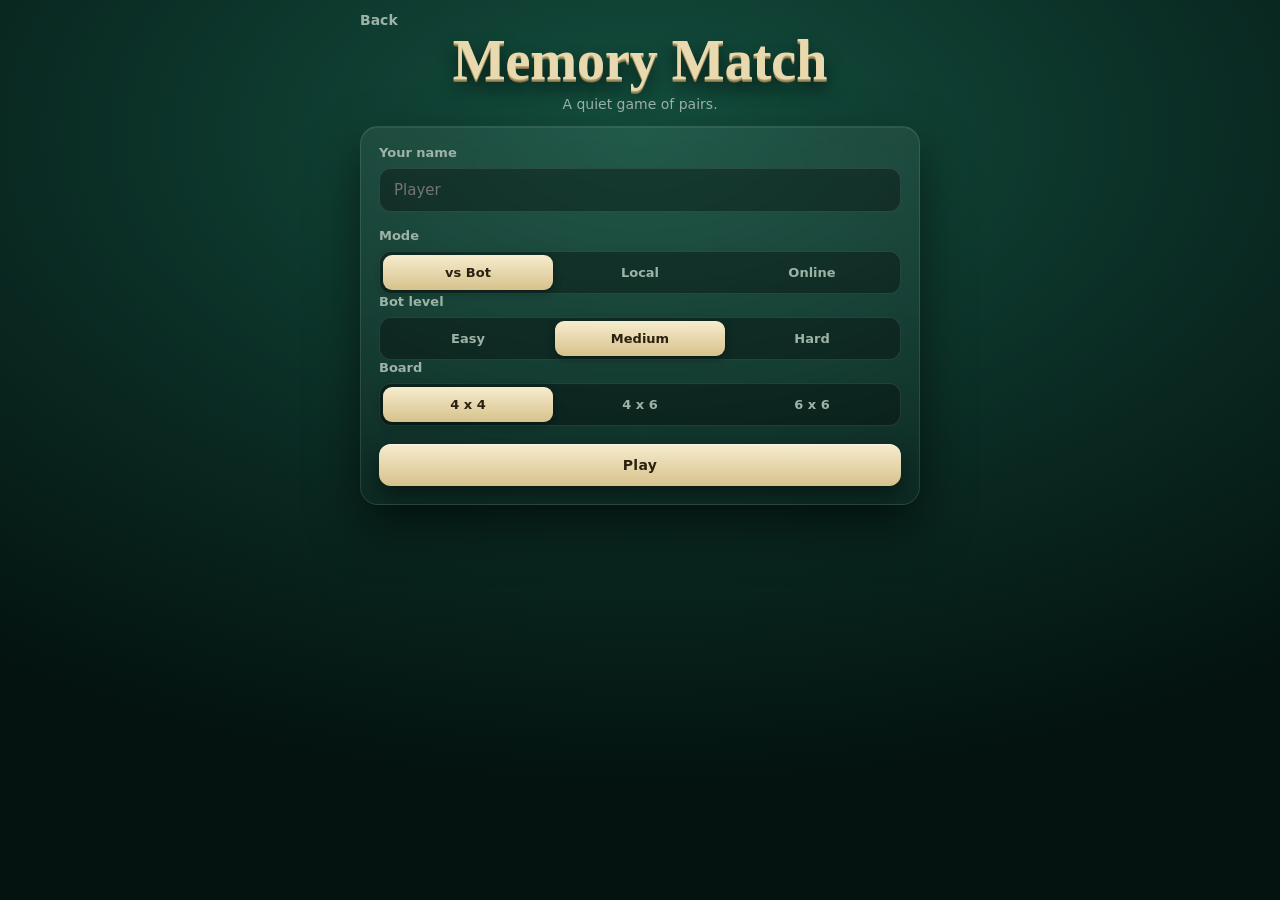
<file: memory.html>
<!DOCTYPE html><html lang="en"><head><meta charset="utf-8"><meta name="viewport" content="width=device-width,initial-scale=1,viewport-fit=cover"><title>Memory Match</title>
<style>
:root{--tx:#f4efe2;--mu:#9db3a8;--ch:#e8d9ae;--ln:#ffffff1c}
*{box-sizing:border-box;margin:0}
body{min-height:100dvh;color:var(--tx);font-family:Inter,system-ui,-apple-system,"Segoe UI",Roboto,sans-serif;background:radial-gradient(1100px 650px at 50% 15%,#14503f,#0a2b23 55%,#04130f) fixed;-webkit-tap-highlight-color:transparent;padding:max(12px,env(safe-area-inset-top)) 12px max(12px,env(safe-area-inset-bottom))}
.wrap{max-width:560px;margin:0 auto;text-align:center}
.back{color:var(--mu);text-decoration:none;font-weight:600;font-size:14px;float:left}
h1{clear:both;font-family:"Playfair Display",Didot,"Bodoni 72",Georgia,serif;font-size:clamp(38px,10vw,56px);font-weight:700;color:var(--ch);margin:24px 0 4px;text-shadow:0 1px 0 #b9a77a,0 2px 0 #9c8b5c,0 3px 0 #7f7047,0 10px 18px #000a}
.sub{color:var(--mu);font-size:14px;margin-bottom:6px}
.pan{background:linear-gradient(180deg,#ffffff10,#ffffff05);border:1px solid var(--ln);border-radius:18px;padding:18px;margin-top:14px;backdrop-filter:blur(14px);box-shadow:0 22px 50px #0008,inset 0 1px 0 #ffffff14;text-align:left}
h3{font-size:13px;font-weight:600;color:var(--mu);margin:0 0 8px}.pan h3:not(:first-child){margin-top:16px}
.row{display:flex;gap:8px;flex-wrap:wrap}
.seg{display:flex;gap:2px;padding:3px;background:#0005;border:1px solid var(--ln);border-radius:12px}
.chip{flex:1;font-family:inherit;cursor:pointer;border:0;background:none;color:var(--mu);font-weight:600;font-size:13px;padding:10px 8px;border-radius:9px;transition:.2s}
.chip.on{background:linear-gradient(180deg,#f6ecce,#d6c28c);color:#2a2110;box-shadow:0 2px 8px #0006}
input{width:100%;padding:12px 14px;border-radius:12px;border:1px solid var(--ln);background:#0005;color:var(--tx);font-size:15px;outline:none;font-family:inherit}input:focus{border-color:var(--ch)}
.btn{font-family:inherit;cursor:pointer;font-weight:700;font-size:14px;letter-spacing:.02em;padding:13px 24px;border:0;border-radius:12px;background:linear-gradient(180deg,#f6ecce,#d6c28c);color:#2a2110;box-shadow:0 10px 24px #0007,inset 0 1px 0 #fff8;transition:.2s}
.btn:hover{transform:translateY(-2px)}.btn:active{transform:none}.btn[disabled]{opacity:.4;transform:none}
.btn.g{background:#ffffff0d;color:var(--tx);border:1px solid var(--ln);box-shadow:none}
.hide{display:none!important}.go{margin-top:18px;width:100%}
.top{display:flex;justify-content:space-between;align-items:center}
#hud{display:flex;gap:8px;justify-content:center;margin:12px 0 6px;flex-wrap:wrap}
.pl{padding:7px 14px;border-radius:12px;border:1px solid var(--ln);background:#0004;font-weight:600;font-size:13px;transition:.25s;min-width:88px}
.pl b{display:block;font-size:20px;color:var(--ch);font-family:Georgia,serif}
.pl.t{border-color:var(--ch);box-shadow:0 0 22px #e8d9ae55;transform:translateY(-2px)}
#st{color:var(--mu);font-weight:600;font-size:14px;margin-bottom:10px;min-height:20px}
#grid{--w:min(96vw,calc((100dvh - 250px)*var(--c)/var(--r)*.74));display:grid;grid-template-columns:repeat(var(--c),1fr);gap:clamp(6px,1.6vw,12px);margin:0 auto;width:var(--w)}
.cd{aspect-ratio:3/4;perspective:700px;cursor:pointer}
.in{position:relative;width:100%;height:100%;transition:transform .55s cubic-bezier(.3,1.25,.5,1);transform-style:preserve-3d}
.cd.f .in,.cd.m .in{transform:rotateY(180deg)}
.cd.m{pointer-events:none;animation:van .6s .45s ease-in forwards}
@keyframes van{35%{transform:scale(1.1)}100%{transform:scale(.4);opacity:0;visibility:hidden}}
.fc{position:absolute;inset:0;border-radius:10%;backface-visibility:hidden;-webkit-backface-visibility:hidden;display:grid;place-items:center}
.bk{background:repeating-linear-gradient(45deg,#ffffff0a 0 4px,transparent 4px 8px),linear-gradient(145deg,#7a1b36,#34081a);border:1.5px solid #e8d9ae99;box-shadow:0 8px 18px #0008,inset 0 0 0 5px #34081a,inset 0 0 0 6px #e8d9ae55}
.bk:after{content:"º6";color:var(--ch);font-size:clamp(14px,calc(var(--w)/var(--c)*.28),40px)}
.cd:hover .bk{filter:brightness(1.18)}
.ft{transform:rotateY(180deg);background:linear-gradient(160deg,#fffdf6,#efe6cf);font-size:clamp(18px,calc(var(--w)/var(--c)*.45),64px);border:1.5px solid #fff;box-shadow:0 8px 18px #0008}
.cd.m .ft{box-shadow:0 0 0 3px var(--mc),0 0 26px var(--mc)}
#ov{position:fixed;inset:0;background:#000c;display:flex;align-items:center;justify-content:center;z-index:15;padding:20px}
#ov .pan{width:min(100%,380px);text-align:center}
.rk{display:flex;justify-content:space-between;padding:10px 12px;border-radius:10px;background:#0005;margin-top:8px;font-weight:600}
#tt{position:fixed;left:50%;bottom:22px;transform:translateX(-50%);background:#000d;border:1px solid var(--ln);padding:10px 16px;border-radius:12px;font-size:14px;z-index:20}
.cf{position:fixed;top:-14px;width:9px;height:14px;z-index:30;animation:fall 3s linear forwards}@keyframes fall{to{transform:translateY(105vh) rotate(720deg)}}
/* lobby 3D */
.stage{perspective:900px;height:170px;display:grid;place-items:center;margin-top:6px}
.fl{animation:flt 5s ease-in-out infinite}@keyframes flt{50%{transform:translateY(-8px)}}
.deck{position:relative;width:98px;height:134px;transform-style:preserve-3d;transition:transform .2s;transform:rotateX(-8deg) rotateY(14deg)}
.deck i{position:absolute;inset:0;border-radius:10px;background:repeating-linear-gradient(45deg,#ffffff0a 0 4px,transparent 4px 8px),linear-gradient(145deg,#7a1b36,#34081a);border:1.5px solid #e8d9ae99;box-shadow:0 18px 30px #0009,inset 0 0 0 5px #34081a,inset 0 0 0 6px #e8d9ae55}
.deck i:nth-child(1){transform:translateZ(-34px) rotate(-12deg)}.deck i:nth-child(2){transform:translateZ(0) rotate(2deg)}.deck i:nth-child(3){transform:translateZ(34px) rotate(14deg)}
.codebar{display:flex;align-items:center;justify-content:center;gap:12px;margin:2px 0 4px}#cp{padding:9px 16px}.two{display:grid;grid-template-columns:1fr 1fr;gap:10px;margin-top:18px}.two .btn{width:100%}
.code{font-family:Georgia,serif;font-size:46px;font-weight:700;letter-spacing:.14em;color:var(--ch);margin:2px 0 4px;text-shadow:0 1px 0 #b9a77a,0 2px 0 #9c8b5c,0 3px 0 #7f7047,0 4px 0 #62553a,0 12px 20px #000a}
#lobby{perspective:1000px}
#lp{display:grid;grid-template-columns:repeat(4,1fr);gap:10px;margin:22px 0 4px;transform-style:preserve-3d;transform:rotateX(22deg)}
.sc{aspect-ratio:3/4;position:relative;transform-style:preserve-3d;transition:transform .8s cubic-bezier(.3,1.3,.5,1)}
.sc.on{transform:rotateY(180deg) translateZ(18px)}
.sc .bk:after{font-size:22px}.sc .bk small{position:absolute;bottom:9%;font-size:10px;color:var(--mu)}
.sf{transform:rotateY(180deg);background:linear-gradient(160deg,#fffdf6,#efe6cf);border:1.5px solid #fff;box-shadow:0 14px 26px #000a;color:#2a2110;grid-template-rows:1fr auto auto;padding:10px 4px 8px}
.av{align-self:center;width:46%;aspect-ratio:1;border-radius:50%;background:var(--pc);display:grid;place-items:center;font-size:18px;font-weight:800;color:#1a1208}
.sf span{font-weight:700;font-size:12px;max-width:100%;overflow:hidden;text-overflow:ellipsis;white-space:nowrap}.sf small{font-size:10px;color:#6b5f44}
@media(prefers-reduced-motion:reduce){.in,.sc{transition:none}.cf,.fl{display:none}}
</style></head><body><div class="wrap">

<section id="menu"><a class="back" href="/">Back</a><h1>Memory Match</h1><p class="sub">A quiet game of pairs.</p>
<div class="pan"><h3>Your name</h3><input id="nm" maxlength="16" placeholder="Player">
<h3>Mode</h3><div class="seg"><button class="chip" data-k="mode" data-v="bot">vs Bot</button><button class="chip" data-k="mode" data-v="local">Local</button><button class="chip" data-k="mode" data-v="online">Online</button></div>
<div id="o-lvl"><h3>Bot level</h3><div class="seg"><button class="chip" data-k="lvl" data-v="0">Easy</button><button class="chip" data-k="lvl" data-v="1">Medium</button><button class="chip" data-k="lvl" data-v="2">Hard</button></div></div>
<div id="o-np"><h3>Players</h3><div class="seg"><button class="chip" data-k="np" data-v="2">2</button><button class="chip" data-k="np" data-v="3">3</button><button class="chip" data-k="np" data-v="4">4</button></div></div>
<div id="o-sz"><h3>Board</h3><div class="seg"><button class="chip" data-k="sz" data-v="16">4 x 4</button><button class="chip" data-k="sz" data-v="24">4 x 6</button><button class="chip" data-k="sz" data-v="36">6 x 6</button></div></div>
<div id="o-ob" class="two"><button class="btn" id="oc">Create table</button><button class="btn g" id="oj">Join table</button></div>
<div id="o-on"><h3>Table code</h3><input id="rc" maxlength="6" placeholder="ABC123" style="text-transform:uppercase"><div class="two"><button class="btn g" id="jb">Back</button><button class="btn" id="jg">Join table</button></div></div>
<button class="btn go" id="go">Play</button></div></section>

<section id="lobby" class="hide"><div class="stage"><div class="fl"><div class="deck" id="deck"><i></i><i></i><i></i></div></div></div>
<p class="sub">Table code. Share it with your friends.</p><div class="codebar"><div class="code" id="lc"></div><button class="btn g" id="cp">Copy</button></div><p class="sub" id="lw" style="margin:10px 0 0"></p><div id="lp"></div>
<button class="btn go" id="ls">Start game</button><button class="btn g go" id="ll">Leave</button></section>

<section id="game" class="hide"><div class="top"><button class="btn g" id="gm" style="padding:9px 16px">Menu</button><button class="btn g" id="sn" style="padding:9px 14px"></button></div>
<div id="hud"></div><div id="st"></div><div id="grid"></div></section>
</div><div id="ov" class="hide"></div><div id="tt" class="hide"></div>

<script>
const $=id=>document.getElementById(id),EM=['🦊','🐼','🦁','🐙','🦋','🌸','🍒','🍋','⚡','🔥','🌙','⭐','💎','🎲','🎧','🚀','🍀','🎯'],PC=['#e8a87c','#7fb7d6','#9bc7a0','#c3a1d6'],COLS={16:4,24:6,36:6};
let cfg={mode:'bot',lvl:1,np:2,sz:16,sub:'pick'},name=localStorage.mmName||'',snd=localStorage.mmSnd!=='0',S=null,D=[],K={},ws=null,room=null,me=0,busy=0,AC;
const esc=s=>String(s).replace(/[&<>"]/g,c=>'&#'+c.charCodeAt(0)+';'),rnd=n=>Math.random()*n|0;
const sh=a=>{for(let i=a.length-1;i>0;i--){const j=rnd(i+1);[a[i],a[j]]=[a[j],a[i]]}return a};
function tn(f,d=.12,t='sine'){if(!snd)return;try{AC=AC||new AudioContext();const o=AC.createOscillator(),g=AC.createGain();o.type=t;o.frequency.value=f;g.gain.setValueAtTime(.12,AC.currentTime);g.gain.exponentialRampToValueAtTime(.001,AC.currentTime+d);o.connect(g);g.connect(AC.destination);o.start();o.stop(AC.currentTime+d)}catch(e){}}
function toast(t){const e=$('tt');e.textContent=t;e.classList.remove('hide');clearTimeout(toast.h);toast.h=setTimeout(()=>e.classList.add('hide'),2600)}
function show(v){['menu','lobby','game'].forEach(s=>$(s).classList.toggle('hide',s!==v));$('ov').classList.add('hide')}
const isOn=()=>cfg.mode==='online',isHost=()=>!isOn()||(room&&room.hostSeat===me);

/* menu */
$('nm').value=name;$('nm').oninput=e=>{name=e.target.value.trim();localStorage.mmName=name};
function sync(){document.querySelectorAll('.chip[data-k]').forEach(c=>c.classList.toggle('on',String(cfg[c.dataset.k])===c.dataset.v));
const on=isOn(),j=on&&cfg.sub==='join';
$('o-lvl').classList.toggle('hide',cfg.mode!=='bot');$('o-np').classList.toggle('hide',cfg.mode==='bot'||j);$('o-sz').classList.toggle('hide',j);
$('o-ob').classList.toggle('hide',!on||j);$('o-on').classList.toggle('hide',!j);$('go').classList.toggle('hide',on)}
document.addEventListener('click',e=>{const c=e.target.closest('.chip[data-k]');if(c){const k=c.dataset.k;cfg[k]=k==='mode'?c.dataset.v:+c.dataset.v;if(k==='mode')cfg.sub='pick';sync()}});
$('oc').onclick=()=>conn({type:'create-room',playerName:name||'Player',cap:cfg.np});
$('oj').onclick=()=>{cfg.sub='join';sync();$('rc').focus()};$('jb').onclick=()=>{cfg.sub='pick';sync()};
$('jg').onclick=()=>{const c=$('rc').value.trim().toUpperCase();if(!c)return toast('Enter the table code');conn({type:'join-room',roomId:c,playerName:name||'Player',mustExist:true})};
$('cp').onclick=()=>{const c=room&&room.roomId;if(!c)return;const ok=()=>{toast('Code copied');$('cp').textContent='Copied';setTimeout(()=>$('cp').textContent='Copy',1500)};
 if(navigator.clipboard)navigator.clipboard.writeText(c).then(ok,()=>{});else{const t=document.createElement('textarea');t.value=c;document.body.appendChild(t);t.select();try{document.execCommand('copy');ok()}catch(e){}t.remove()}};
$('sn').textContent=snd?'🔊':'🔇';$('sn').onclick=()=>{snd=!snd;localStorage.mmSnd=snd?'1':'0';$('sn').textContent=snd?'🔊':'🔇';tn(600)};
$('go').onclick=()=>{
 if(cfg.mode==='bot')deal([name||'You','Bot'],[0,1]);
 else if(cfg.mode==='local')deal([...Array(cfg.np)].map((_,i)=>i?'Player '+(i+1):name||'Player 1'),[...Array(cfg.np)].map((_,i)=>i));
 else{const c=$('rc').value.trim().toUpperCase();conn(c?{type:'join-room',roomId:c,playerName:name||'Player'}:{type:'create-room',playerName:name||'Player'});return}
 show('game')};
$('gm').onclick=leave;
function leave(){if(ws){send({type:'leave-game'});try{ws.close()}catch(e){}ws=null}S=null;room=null;busy=0;show('menu');sync()}

/* engine (runs locally, vs bot, or on the online host) */
function deal(names,seats){const n=cfg.sz,p=EM.slice(0,n/2);D=sh([...p,...p]);K={};busy=0;
 S={n,names,seats,t:0,sc:names.map(()=>0),c:D.map(()=>-1),o:[],lk:0,ov:0,gone:[],v:[]};upd()}
function nxt(){let t=S.t;for(let i=0;i<S.n;i++){t=(t+1)%S.names.length;if(!S.gone[t])break}return t}
function flip(i){if(!S||S.lk||S.ov||S.c[i]!==-1)return;S.c[i]=-2;S.o.push(i);K[i]=D[i];tn(520,.08);
 if(S.o.length==2){S.lk=1;upd();setTimeout(res,950)}else upd()}
function res(){const[a,b]=S.o;
 if(D[a]===D[b]){S.c[a]=S.c[b]=S.t;S.sc[S.t]++;delete K[a];delete K[b];tn(660,.1);setTimeout(()=>tn(880,.15),110)}
 else{S.c[a]=S.c[b]=-1;tn(220,.2,'triangle');S.t=nxt()}
 S.o=[];S.lk=0;if(S.c.every(x=>x>=0))S.ov=1;upd()}
function upd(){S.v=S.c.map((x,i)=>x===-1?null:D[i]);render();
 if(isOn()&&isHost()&&ws)send({type:'game-state',state:JSON.stringify(S)});
 if(S.ov)return win();
 if(cfg.mode==='bot'&&S.t===1&&!S.lk&&!S.o.length)botGo()}
function botGo(){if(busy)return;busy=1;setTimeout(()=>{if(!S||S.ov){busy=0;return}
 const mem=[.35,.7,.95][cfg.lvl],un=S.c.map((x,i)=>x===-1?i:-1).filter(i=>i>=0),kn=Object.keys(K).map(Number).filter(i=>S.c[i]===-1);
 const pick=ex=>{const u=un.filter(i=>i!==ex&&!(i in K)),p=u.length?u:un.filter(i=>i!==ex);return p[rnd(p.length)]};
 let pr=null,seen={};for(const i of kn){if(seen[K[i]]!==undefined)pr=[seen[K[i]],i];seen[K[i]]=i}
 let a,b;if(pr&&Math.random()<mem){[a,b]=pr}else{a=pick(-1);const j=kn.find(i=>i!==a&&K[i]===D[a]&&S.c[i]===-1);b=(j!==undefined&&Math.random()<mem)?j:null}
 flip(a);setTimeout(()=>{if(!S||S.ov){busy=0;return}if(b===null){const j=Object.keys(K).map(Number).find(i=>i!==a&&K[i]===D[a]&&S.c[i]===-1);b=(j!==undefined&&Math.random()<mem)?j:pick(a)}busy=0;flip(b)},750)},800)}
function rebuild(){const p=EM.slice(0,S.n/2);const pool=[...p,...p];S.v.forEach(v=>{const k=pool.indexOf(v);if(v&&k>=0)pool.splice(k,1)});sh(pool);D=S.v.map(v=>v||pool.pop());K={};upd()}

/* render */
function render(){const g=$('grid'),c=COLS[S.n];g.style.setProperty('--c',c);g.style.setProperty('--r',S.n/c);
 if(g.children.length!==S.n){g.innerHTML=S.c.map((_,i)=>`<div class="cd" data-i="${i}"><div class="in"><div class="fc bk"></div><div class="fc ft"></div></div></div>`).join('')}
 [...g.children].forEach((el,i)=>{const x=S.c[i];el.className='cd'+(x===-2?' f':x>=0?' m':'');if(x>=0)el.style.setProperty('--mc',PC[x]);el.querySelector('.ft').textContent=S.v[i]||''});
 $('hud').innerHTML=S.names.map((n,i)=>`<div class="pl${i===S.t&&!S.ov?' t':''}" style="${i===S.t&&!S.ov?'':'border-color:'+PC[i]+'55'}"><span style="color:${PC[i]}">&#9679;</span> ${esc(n)}${S.gone[i]?' (left)':''}<b>${S.sc[i]}</b></div>`).join('');
 $('st').textContent=S.ov?'Game over':mine()?'Your turn':esc(S.names[S.t])+' is playing'}
function mine(){return cfg.mode==='bot'?S.t===0:cfg.mode==='local'?true:S.seats[S.t]===me}
$('grid').onclick=e=>{const c=e.target.closest('.cd');if(!c||!S||S.ov||!mine())return;const i=+c.dataset.i;
 if(isOn()&&!isHost()){if(S.c[i]===-1)send({type:'action',a:JSON.stringify({t:'flip',i})})}else flip(i)};

/* game over */
function win(){const mx=Math.max(...S.sc),w=S.names.filter((_,i)=>S.sc[i]===mx),o=$('ov');
 const rk=S.names.map((n,i)=>[n,S.sc[i],i]).sort((a,b)=>b[1]-a[1]).map(r=>`<div class="rk" style="border-left:4px solid ${PC[r[2]]}"><span>${esc(r[0])}</span><span>${r[1]}</span></div>`).join('');
 o.innerHTML=`<div class="pan"><h1 style="margin:0 0 6px;font-size:34px">${w.length>1?'It is a tie':esc(w[0])+' wins'}</h1>${rk}<div class="row" style="margin-top:16px;justify-content:center">${isHost()?'<button class="btn" id="pa">Play again</button>':'<span class="sub">Waiting for host</span>'}<button class="btn g" id="pm">Leave</button></div></div>`;
 o.classList.remove('hide');$('pm').onclick=leave;if($('pa'))$('pa').onclick=()=>{o.classList.add('hide');deal(S.names,S.seats)};
 [523,659,784,1047].forEach((f,i)=>setTimeout(()=>tn(f,.25),i*140));
 for(let i=0;i<36;i++){const d=document.createElement('i');d.className='cf';d.style.cssText=`left:${rnd(100)}%;background:${PC[i%4]};animation-delay:${rnd(1200)}ms`;document.body.appendChild(d);setTimeout(()=>d.remove(),4500)}}

/* online (uses the existing /ws room server: host runs the game) */
const send=o=>{if(ws&&ws.readyState===1)ws.send(JSON.stringify(o))};
function conn(first){if(ws)try{ws.close()}catch(e){}
 ws=new WebSocket((location.protocol==='https:'?'wss://':'ws://')+location.host+'/ws');
 ws.onopen=()=>ws.send(JSON.stringify(first));
 ws.onmessage=e=>{try{onMsg(JSON.parse(e.data))}catch(x){console.error(x)}};
 ws.onclose=()=>{if(ws&&S&&!S.ov)toast('Connection lost')}}
function lobby(){if(S)return;show('lobby');$('lc').textContent=room.roomId;const L=$('lp'),cap=room.cap||4,n=room.players.filter(Boolean).length;
 if(L.children.length!==cap){L.style.gridTemplateColumns=`repeat(${cap},1fr)`;L.style.maxWidth=cap*118+'px';L.style.marginInline='auto';L.innerHTML=[...Array(cap).keys()].map(i=>`<div class="sc"><div class="fc bk"><small>Open seat</small></div><div class="fc sf" style="--pc:${PC[i]}"><b class="av"></b><span></span><small></small></div></div>`).join('')}
 [...L.children].forEach((el,i)=>{const p=room.players[i];el.classList.toggle('on',!!p);if(p){el.querySelector('.av').textContent=(p.name||'?')[0].toUpperCase();el.querySelector('span').textContent=p.name+(i===me?' (you)':'');el.querySelector('small').textContent=i===room.hostSeat?'Host':p.connected?'Ready':'Offline'}});
 $('lw').textContent=n<cap?`${n} of ${cap} seated. Waiting for ${cap-n} more.`:'Everyone is here.';
 $('ls').classList.toggle('hide',room.hostSeat!==me);$('ls').disabled=n<cap}
$('ls').onclick=()=>send({type:'start-game'});$('ll').onclick=leave;
function onMsg(m){const t=m.type;
 if(t==='room-created'||t==='room-joined'){me=m.yourSeat;room=m;if(!S)lobby()}
 else if(t==='room-updated'||t==='host-changed'){room=m;if(m.yourSeat!=null)me=m.yourSeat;
  if(t==='host-changed'&&S&&room.hostSeat===me){toast('You are now the host');rebuild()}else if(!S)lobby()}
 else if(t==='game-started'){room=m;S=null;const seats=m.players.map((p,i)=>p?i:-1).filter(i=>i>=0);
  if(m.hostSeat===me){deal(seats.map(i=>m.players[i].name),seats)}show('game')}
 else if(t==='game-state-sync'){room=m;if(m.hostSeat!==me){S=JSON.parse(m.state);show('game');render();if(S.ov)win()}}
 else if(t==='relay-action'){if(S&&isHost()){const a=JSON.parse(m.action||'{}');if(a.t==='flip'&&S.seats[S.t]===m.from)flip(a.i)}}
 else if(t==='player-left'){if(S&&isHost()){const k=S.seats.indexOf(m.seat);if(k>=0){S.gone[k]=1;if(S.t===k&&!S.lk)S.t=nxt();upd()}}}
 else if(t==='game-cancelled'){toast(m.message);leave()}
 else if(t==='room-error'){toast(m.message)}}
$('lobby').addEventListener('pointermove',e=>{const x=e.clientX/innerWidth-.5,y=e.clientY/innerHeight-.5;$('deck').style.transform=`rotateX(${-y*30}deg) rotateY(${x*40}deg)`});
sync();
</script></body></html>
</file>
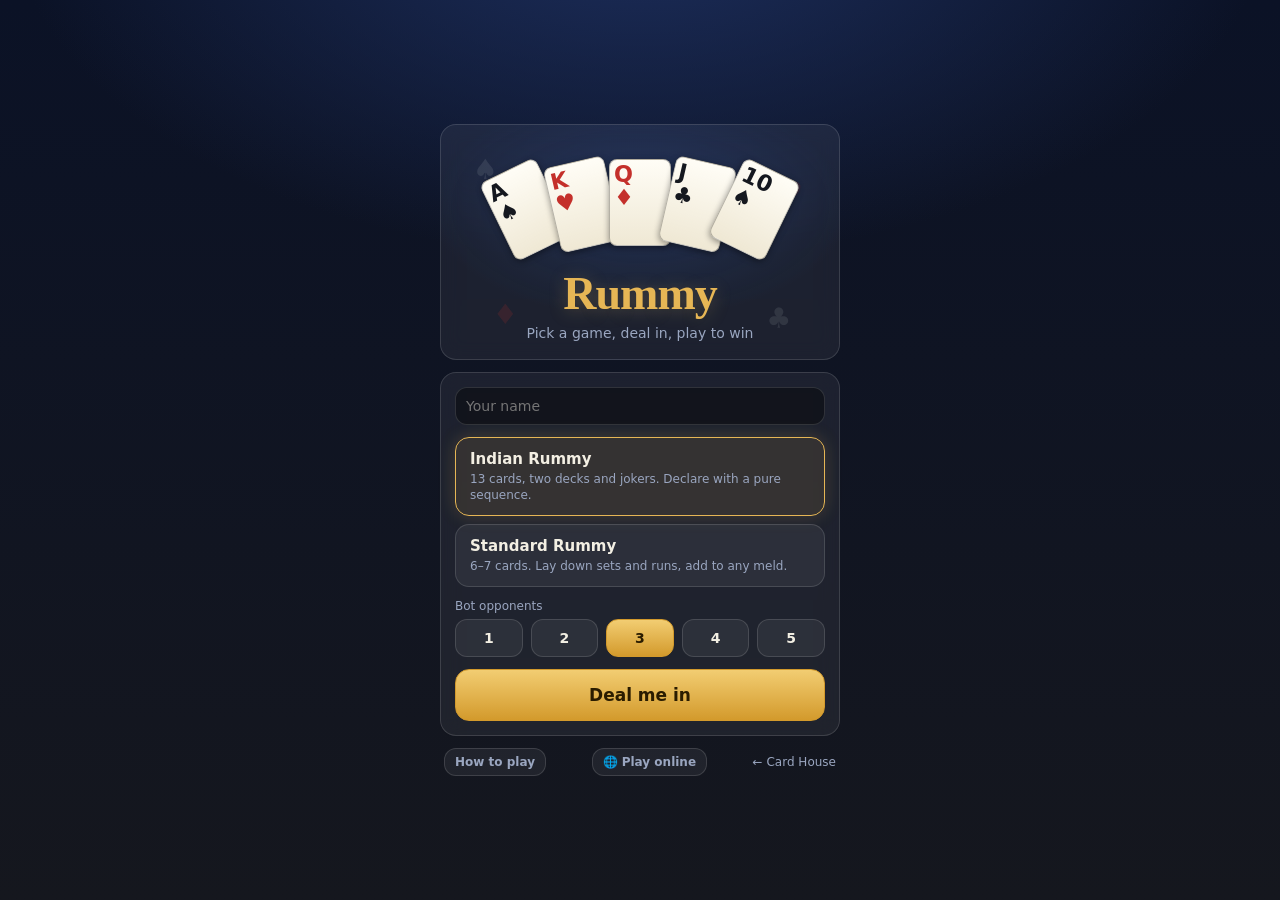
<file: rummy.html>
<!DOCTYPE html>
<html lang="en"><head><meta charset="utf-8">
<meta name="viewport" content="width=device-width, initial-scale=1, viewport-fit=cover">
<meta name="theme-color" content="#0b1226">
<title>Rummy — Card House</title>
<style>
:root{--sf:#ffffff0f;--ln:#ffffff22;--tx:#f3efe3;--mut:#9aa6c0;--gold:#e6b655;--cw:clamp(38px,11.5vw,56px);box-sizing:border-box;padding-top:env(safe-area-inset-top,0px);padding-bottom:env(safe-area-inset-bottom,0px)}
*{box-sizing:border-box}
html,body{height:100%;margin:0;overscroll-behavior:none}
body{background:radial-gradient(900px 500px at 50% -10%,#1d2f5e,transparent 70%),linear-gradient(#0b1226,#15171e);color:var(--tx);font:14px system-ui,-apple-system,"Segoe UI",Roboto,sans-serif;-webkit-user-select:none;user-select:none;-webkit-tap-highlight-color:transparent}
#app{max-width:560px;height:100%;margin:0 auto;display:flex;flex-direction:column;gap:8px;padding:8px 10px}
button,input,select{font:inherit;color:inherit}button{cursor:pointer}
.glass{background:var(--sf);border:1px solid var(--ln);border-radius:16px;backdrop-filter:blur(10px);-webkit-backdrop-filter:blur(10px)}
.bar{display:flex;align-items:center;justify-content:space-between;gap:6px;padding:6px 10px}
.ib,.btn{background:var(--sf);border:1px solid var(--ln);border-radius:12px;padding:9px 12px;font-weight:600}
.ib{padding:6px 10px}
.btn.pri{background:linear-gradient(#f2cd72,#d39a2c);color:#2a1c00;border-color:#d39a2c}
.btn:disabled{opacity:.35;cursor:default}
input,select{background:#0006;border:1px solid var(--ln);border-radius:12px;padding:10px;width:100%}
#opp{display:flex;gap:6px;flex-wrap:wrap}
.op{flex:1;min-width:84px;padding:6px 8px;font-size:12px;color:var(--mut)}
.op b{display:block;font-size:13px;color:var(--tx)}
.op.on{border-color:var(--gold);box-shadow:0 0 14px #e6b65544}.op.out{opacity:.5}
#mid{flex:1;min-height:96px;display:flex;align-items:center;justify-content:center;gap:18px;border-radius:24px;background:radial-gradient(ellipse at center,#25407a 0%,#111a33 75%);box-shadow:inset 0 0 0 2px #0006}
.pile{text-align:center;font-size:11px;color:var(--mut)}
#tbl{min-height:50px;max-height:21vh;overflow:auto;padding:8px;display:flex;flex-wrap:wrap;gap:8px;align-items:flex-start;--cw:clamp(26px,7vw,34px)}.ml{display:flex;padding:4px;border:1px dashed var(--ln);border-radius:10px;cursor:pointer}.ml .cd+.cd{margin-left:calc(var(--cw)*-.4)}
#msg{padding:8px 12px;text-align:center;min-height:36px}
.cd{position:relative;width:var(--cw);aspect-ratio:5/7;border-radius:8px;background:#f6f1e3;color:#15181f;border:1px solid #0004;display:inline-flex;flex-direction:column;align-items:flex-start;padding:3px 4px;font-weight:800;font-size:calc(var(--cw)*.36);line-height:1.05;box-shadow:0 2px 6px #0006;transition:transform .15s}
.cd i{font-style:normal}
.cd.r{color:#c4302b}
.cd.j{background:linear-gradient(135deg,#2a1b5e,#6b3fb0);color:#ffd666}
.cd.w{box-shadow:0 0 0 2px #6fd68a,0 2px 6px #0006}
.cd.bk{background:repeating-linear-gradient(45deg,#1d2f63 0 6px,#26407f 6px 12px);border:2px solid var(--gold);color:transparent}
.cd.sel{transform:translateY(-12px);outline:2px solid var(--gold)}
#hand{display:flex;flex-wrap:wrap;gap:6px 12px;align-content:flex-start;padding:16px 10px 8px;min-height:calc(var(--cw)*1.4*2 + 50px);overflow:auto}
.gl{font-size:10px;color:var(--mut);height:12px;text-align:center}
.gr{display:flex}.gr .cd+.cd{margin-left:calc(var(--cw)*-.5)}
#acts{display:flex;gap:6px;flex-wrap:wrap}#acts .btn{flex:1;padding:10px 6px;white-space:nowrap}
#sheet{position:fixed;inset:0;background:#000b;display:flex;align-items:flex-end;justify-content:center;z-index:9}
.sp{width:100%;max-width:560px;max-height:88%;overflow:auto;background:#10172b;border:1px solid var(--ln);border-radius:20px 20px 0 0;padding:16px 16px calc(16px + env(safe-area-inset-bottom,0px))}
.sp h3{margin:0 0 8px}.sp p{color:var(--mut);line-height:1.5;margin:6px 0}
table{width:100%;border-collapse:collapse;margin:8px 0}td,th{padding:6px;text-align:center;border-bottom:1px solid var(--ln)}tr.t td{font-weight:800;color:var(--gold)}
@media (orientation:landscape) and (max-height:520px){:root{--cw:clamp(30px,8vh,42px)}#app{max-width:none}#mid{min-height:70px}#hand{min-height:0}}

#app:has(.lb){overflow-y:auto}
.lb{margin:auto;width:100%;max-width:400px;display:flex;flex-direction:column;gap:12px}
.hero{position:relative;padding:22px 16px 18px;text-align:center;overflow:hidden;background:radial-gradient(300px 160px at 50% 35%,#2b4a8f55,transparent 70%),var(--sf)}
.fan{position:relative;height:120px;margin:0 auto 4px}
.fc{position:absolute;left:50%;top:12px;margin-left:-31px;transform-origin:50% 130%;animation:fanOut .9s cubic-bezier(.2,.9,.3,1.1) both;animation-delay:var(--d)}
.fc .cd{--cw:62px}
@keyframes fanOut{from{transform:translateY(34px);opacity:0}to{transform:translateX(var(--x)) rotate(var(--r));opacity:1}}
.wm{font:800 46px/1 Georgia,"Times New Roman",serif;letter-spacing:-1px;color:var(--gold);text-shadow:0 2px 18px #e6b65544}
.sub{color:var(--mut);margin-top:8px}
.sf{position:absolute;font-style:normal;font-size:28px;color:#ffffff18;animation:flt 7s ease-in-out infinite}
@keyframes flt{50%{transform:translateY(-14px) rotate(12deg)}}
.mode{display:flex;flex-direction:column;gap:3px;text-align:left;padding:12px 14px;border-radius:14px;background:var(--sf);border:1px solid var(--ln);transition:background .2s,border-color .2s,box-shadow .2s}
.mode b{font-size:15px}.mode span{color:var(--mut);font-size:12px;line-height:1.35}
.mode.on{border-color:var(--gold);background:#e6b6551c;box-shadow:0 0 18px #e6b65533}
.chips{display:flex;gap:8px}.chip{flex:1;padding:10px 0;border-radius:12px;background:var(--sf);border:1px solid var(--ln);font-weight:700;transition:background .2s}
.chip.on{background:linear-gradient(#f2cd72,#d39a2c);color:#2a1c00;border-color:#d39a2c}.chip:disabled{opacity:.3}
.go{padding:15px;font-size:17px;border-radius:14px}
@keyframes dealIn{from{opacity:0;transform:translateY(-130px) rotate(-14deg) scale(.6)}to{opacity:1;transform:none}}
.cd.dl{animation:dealIn .5s cubic-bezier(.2,.9,.3,1.15) backwards}
@keyframes pop{0%{transform:translateY(-40px) scale(.7);opacity:0}70%{transform:translateY(4px) scale(1.06)}100%{transform:none;opacity:1}}
.cd.nw{animation:pop .4s ease-out;box-shadow:0 0 0 2px var(--gold),0 2px 12px #e6b655aa}
@keyframes dropIn{from{transform:translateY(-70px) rotate(20deg);opacity:0}to{transform:none;opacity:1}}
.cd.drop{animation:dropIn .35s ease-out}
#tbl.pop .ml{animation:pop .4s ease-out}
.op.on{animation:glow 1.6s ease-in-out infinite}
@keyframes glow{50%{box-shadow:0 0 22px #e6b655aa}}
.btn{transition:transform .1s,filter .15s}.btn:not(:disabled):active{transform:scale(.95)}
#sheet{animation:fade .2s}@keyframes fade{from{opacity:0}}
.sp{animation:up .28s ease-out}@keyframes up{from{transform:translateY(40px);opacity:0}}
.cf{position:fixed;inset:0;pointer-events:none;z-index:12;overflow:hidden}
.cf i{position:absolute;top:-16px;width:8px;height:14px;border-radius:2px;animation:fall linear forwards}
@keyframes fall{to{transform:translateY(108vh) rotate(720deg)}}
.cd{background:linear-gradient(#fffdf6,#efe8d4)}
#mid{box-shadow:inset 0 0 40px #0008,inset 0 0 0 2px #0006}
@media (prefers-reduced-motion:reduce){*{animation:none!important}}
</style></head><body><div id="app"></div>
<script>
/* ===== Rummy · Step 1: Indian Rummy rules engine + bots ===== */
const SY=['♠','♥','♦','♣'],RK=['','A','2','3','4','5','6','7','8','9','10','J','Q','K'],KEY='rummy_save',NAMES=['Aarav','Mira','Zoya','Kabir','Nila'];
let G=null,sel=new Set(),sheet='',inGame=false,T=0,snd=ls('rsnd')!=='0',AC;
let ME=0,NET=null,ONLINE=false,NET_HOST=false,NET_ROOM=null,NET_TOKEN=null,NET_PLAYERS=[],NET_MODE='in',NET_SEAT_MAP=[];
const $=s=>document.querySelector(s),J=a=>a.join(''),flat=gs=>[].concat(...gs);
const esc=s=>String(s).replace(/[&<>"]/g,c=>({'&':'&amp;','<':'&lt;','>':'&gt;','"':'&quot;'}[c]));
function ls(k,v){try{if(v===undefined)return localStorage.getItem(k);v===null?localStorage.removeItem(k):localStorage.setItem(k,v)}catch(e){}}

/* --- cards: ids 0-103 are two 52-card decks, 104-105 printed jokers --- */
const info=id=>id>=104?{j:1,r:0,s:-1}:{r:id%52%13+1,s:(id%52/13)|0};
const isJ=id=>id>=104||(!!G&&id%52%13+1===G.wild);
const pts=id=>{if(isJ(id))return 0;const r=id%52%13+1;return r===1||r>=10?10:r};
const shuffle=a=>{for(let i=a.length-1;i>0;i--){const j=Math.random()*(i+1)|0;[a[i],a[j]]=[a[j],a[i]]}return a};

/* --- melds --- */
function seqOK(cs,n){
  if(!cs.length)return true;
  if(cs.some(c=>c.s!==cs[0].s))return false;
  for(const hi of(cs.some(c=>c.r===1)?[0,1]:[0])){
    const r=cs.map(c=>c.r===1&&hi?14:c.r);
    if(new Set(r).size!==r.length)continue;
    if(Math.max(...r)-Math.min(...r)+1<=n&&n<=14)return true;
  }
  return false;
}
function kind(g){ // 'p' pure sequence, 's' sequence with joker, 't' set, '' invalid
  const n=g.length;if(n<3)return'';
  const cs=g.filter(c=>!isJ(c)).map(info),js=n-cs.length;
  if(seqOK(cs,n))return js?'s':'p';
  if(n<=4&&cs.every(c=>c.r===cs[0].r)&&new Set(cs.map(c=>c.s)).size===cs.length)return't';
  return'';
}
function valid(gs,n){
  const ks=gs.map(kind);
  return flat(gs).length===n&&ks.every(k=>k)&&ks.includes('p')&&ks.filter(k=>k!=='t').length>=2;
}
function score(gs,cap=80){ // deadwood points of an arrangement
  const ks=gs.map(kind),hasP=ks.includes('p'),seqs=ks.filter(k=>k==='p'||k==='s').length;
  let t=0;
  gs.forEach((g,i)=>{const k=ks[i];if(!(k&&hasP&&(seqs>=2||k==='p')))t+=g.reduce((a,c)=>a+pts(c),0)});
  return Math.min(cap,t);
}
function best(cs){ // best arrangement of a flat hand
  const n=cs.length,by=Array.from({length:n},()=>[]);
  for(let k=3;k<=5;k++)(function rec(st,cur){
    if(cur.length===k){if(kind(cur.map(i=>cs[i])))by[cur[0]].push(cur.slice());return}
    for(let i=st;i<n;i++){cur.push(i);rec(i+1,cur);cur.pop()}
  })(0,[]);
  let bs=1e9,bg=null,nodes=0;const st=Array(n).fill(0),mel=[];
  (function go(i){
    if(nodes++>40000)return;
    while(i<n&&st[i])i++;
    if(i>=n){
      const gs=mel.map(m=>m.map(j=>cs[j])),dead=[];
      st.forEach((v,j)=>{if(v===2)dead.push(cs[j])});
      const s=score(gs.concat(dead.map(c=>[c])),999);
      if(s<bs){bs=s;bg=gs.concat(dead.length?[dead]:[])}
      return;
    }
    for(const m of by[i])if(m.every(j=>!st[j])){m.forEach(j=>st[j]=1);mel.push(m);go(i+1);mel.pop();m.forEach(j=>st[j]=0)}
    st[i]=2;go(i+1);st[i]=0;
  })(0);
  return{sc:bs,gs:bg};
}
function bySuit(cs){
  const g=[[],[],[],[]],j=[];
  cs.forEach(c=>c>=104?j.push(c):g[info(c).s].push(c));
  g.forEach(a=>a.sort((x,y)=>info(x).r-info(y).r));
  return g.concat([j]).filter(a=>a.length);
}
function fixDead(gs){ // fold leftover jokers into a sequence so a hand can be declared
  const last=gs[gs.length-1];
  if(last&&!kind(last)&&last.every(isJ)){
    const rest=gs.slice(0,-1),ks=rest.map(kind);
    let i=ks.indexOf('s');
    if(i<0&&ks.filter(k=>k==='p').length>1)i=ks.indexOf('p');
    if(i<0)return gs;
    rest[i]=rest[i].concat(last);return rest;
  }
  return gs;
}

/* --- game flow --- */
function newGame(nb,name){
  const n=nb+1;
  G={names:[name].concat(NAMES.slice(0,nb)),bots:Array.from({length:n},(_,i)=>i>0),tot:Array(n).fill(0),rounds:[],round:0};
  newRound();
}
function newRound(){fx=1;
  const n=G.names.length,deck=shuffle([...Array(106).keys()]);
  G.cut=deck.pop();G.wild=G.cut>=104?1:info(G.cut).r; // printed joker cut → Aces are wild
  G.hands=[];
  for(let i=0;i<n;i++)G.hands.push(bySuit(deck.splice(deck.length-13,13)));
  G.disc=[deck.pop()];G.stock=deck;
  G.turn=G.round%n;G.phase='draw';G.out=Array(n).fill(false);G.moved=Array(n).fill(false);G.rp=Array(n).fill(0);G.winner=-1;
  G.msg=G.names[G.turn]+' plays first';
}
const nextP=p=>{let i=(p+1)%G.names.length;while(G.out[i])i=(i+1)%G.names.length;return i};
const active=()=>G.out.reduce((a,o,i)=>o?a:a.concat(i),[]);
function drawC(p,src){
  if(p===ME&&onlineAction('draw',{src}))return;
  if(G.phase!=='draw'||G.turn!==p)return;
  let c;
  if(src==='d')c=G.disc.pop();
  else{if(!G.stock.length){const top=G.disc.pop();G.stock=shuffle(G.disc);G.disc=[top]}c=G.stock.pop()}
  G.hands[p].push([c]);if(p===ME)G.nw=c;G.phase='discard';G.moved[p]=true;
  G.msg=G.names[p]+' drew from '+(src==='d'?'the discard pile':'the stock');
  if(p===ME)sel.clear();
  beep(520,.08);commit();
}
function discardC(p,id){
  if(p===ME&&onlineAction('discard',{id}))return;
  if(G.phase!=='discard'||G.turn!==p)return;
  G.hands[p]=G.hands[p].map(g=>g.filter(c=>c!==id)).filter(g=>g.length);
  G.disc.push(id);G.dn=1;G.phase='draw';G.turn=nextP(p);
  G.msg=G.names[p]+' discarded';
  if(p===ME)sel.clear();
  beep(380,.08);commit();
}
function dropC(p){
  if(p===ME&&onlineAction('drop'))return;
  if(G.phase!=='draw'||G.turn!==p)return;
  const v=G.moved[p]?40:20;
  G.out[p]=true;G.rp[p]=v;G.msg=G.names[p]+' dropped ('+v+' pts)';
  if(p===ME)sel.clear();
  if(active().length===1)return endRound(active()[0],G.msg+'. Last player standing wins.');
  G.turn=nextP(p);beep(220,.15);commit();
}
function declareC(p,id){
  if(p===ME&&onlineAction('declare',{id}))return;
  if(G.phase!=='discard'||G.turn!==p)return;
  const gs=G.hands[p].map(g=>g.filter(c=>c!==id)).filter(g=>g.length);
  if(valid(gs,13)){G.hands[p]=gs;endRound(p,G.names[p]+' made a valid declaration.')}
  else{
    G.out[p]=true;G.rp[p]=80;G.disc.push(id);G.hands[p]=gs.concat([[id]]);
    G.msg=G.names[p]+' made an invalid declaration (80 pts)';
    if(p===ME)sel.clear();
    if(active().length===1)return endRound(active()[0],G.msg+'. Last player standing wins.');
    G.phase='draw';G.turn=nextP(p);beep(160,.3,'sawtooth');commit();
  }
}
function endRound(w,msg){
  G.rp[w]=0;
  G.hands.forEach((h,i)=>{if(i!==w&&!G.out[i])G.rp[i]=Math.min(80,best(flat(h)).sc)});
  G.rp.forEach((v,i)=>G.tot[i]+=v);G.rounds.push(G.rp.slice());
  G.phase='end';G.winner=w;G.msg=msg;sheet='end';
  if(w===ME)[523,659,784].forEach((f,i)=>setTimeout(()=>beep(f,.25),i*140));else beep(300,.3);
  commit();
}
function nextRound(){if(ONLINE&&!NET_HOST){netSend({type:'rummy-action',action:{kind:'next-round'}});return;}G.round++;G.mode==='std'?stdRound():newRound();sheet='';sel.clear();commit()}

/* --- bots --- */
function conn(cs){
  const a=cs.filter(c=>!isJ(c)).map(info);let t=0;
  for(let i=0;i<a.length;i++)for(let j=i+1;j<a.length;j++){
    const x=a[i],y=a[j];
    if(x.s===y.s&&x.r!==y.r&&Math.abs(x.r-y.r)<=2)t+=2;else if(x.r===y.r&&x.s!==y.s)t+=1;
  }
  return t;
}
const cost=cs=>best(cs).sc*8-conn(cs);
function pick(h){ // best card to throw from a 14-card hand
  let b=null;
  h.forEach((x,i)=>{
    const rest=h.filter((_,k)=>k!==i),r=best(rest),c=r.sc*8-conn(rest)+(isJ(x)?60:0);
    if(!b||c<b.c)b={c,x,r};
  });
  return b;
}
function botTurn(){
  if(G&&G.mode==='std')return stdBot();
  const p=G.turn;if(!G||G.phase==='end'||!G.bots[p])return;
  const h=flat(G.hands[p]);
  if(G.phase==='draw'){
    const top=G.disc[G.disc.length-1];
    drawC(p,isJ(top)||pick(h.concat(top)).c<cost(h)-3?'d':'s');
  }else{
    const b=pick(h),gs=fixDead(b.r.gs);
    if(valid(gs,13)){G.hands[p]=gs.concat([[b.x]]);declareC(p,b.x)}else discardC(p,b.x);
  }
}
function kick(){clearTimeout(T);if(G&&inGame&&G.phase!=='end'&&G.bots[G.turn])T=setTimeout(botTurn,G.phase==='draw'?900:850)}

/* --- sound --- */
function beep(f,d,t='sine'){
  if(!snd)return;
  try{
    AC=AC||new(window.AudioContext||window.webkitAudioContext)();
    const o=AC.createOscillator(),g=AC.createGain(),n=AC.currentTime;
    o.type=t;o.frequency.value=f;g.gain.setValueAtTime(.08,n);g.gain.exponentialRampToValueAtTime(.0001,n+d);
    o.connect(g);g.connect(AC.destination);o.start();o.stop(n+d);
  }catch(e){}
}
function tgl(){snd=!snd;ls('rsnd',snd?'1':'0');render()}

/* --- human actions --- */
function tap(id){if(G)G.err='';sel.has(id)?sel.delete(id):sel.add(id);render()}
function groupSel(){
  if(!sel.size)return;
  const ids=[...sel];
  G.hands[ME]=G.hands[ME].map(g=>g.filter(c=>!sel.has(c))).filter(g=>g.length);
  G.hands[ME].push(ids);sel.clear();ls(KEY,JSON.stringify(G));render();
}
function sortHand(){if(G.mode==='std'){G.byRank=!G.byRank;G.hands[ME]=sortStd(G.hands[ME],G.byRank)}else G.hands[ME]=bySuit(flat(G.hands[ME]));sel.clear();ls(KEY,JSON.stringify(G));render()}
function autoMeld(){G.hands[ME]=best(flat(G.hands[ME])).gs.filter(g=>g.length);sel.clear();ls(KEY,JSON.stringify(G));render()}
function doDiscard(){if(sel.size===1)discardC(ME,[...sel][0])}
function doDeclare(){if(sel.size===1&&confirm('Declare? An invalid declaration costs 80 points.'))declareC(ME,[...sel][0])}
function doDrop(){const v=G.moved[ME]?40:20;if(confirm('Drop this round for '+v+' points?'))dropC(ME)}

/* --- UI --- */
function cd(id,cls='',oc=''){
  const j=id>=104,f=info(id),red=!j&&(f.s===1||f.s===2);
  return `<button class="cd ${j?'j':red?'r':''} ${isJ(id)&&!j?'w':''} ${G&&G.nw===id?'nw':''} ${cls}" ${oc?`onclick="${oc}"`:''}>${j?'★<i>JK</i>':RK[f.r]+'<i>'+SY[f.s]+'</i>'}</button>`;
}
function tableH(){
  return `<table><tr><th></th>${J(G.names.map(n=>`<th>${esc(n)}</th>`))}</tr>${J(G.rounds.map((r,i)=>`<tr><td>R${i+1}</td>${J(r.map(v=>`<td>${v}</td>`))}</tr>`))}<tr class="t"><td>Total</td>${J(G.tot.map(v=>`<td>${v}</td>`))}</tr></table>`;
}
let fx=0,lm=ls('rmode')==='std'?'std':'in',lb=3,lname=ls('rname')||'';
function setMode(m){lm=m;ls('rmode',m);if(m==='std'&&lb>3)lb=3;render()}
function setBots(n){lb=n;render()}
function confetti(){return '<div class="cf">'+Array.from({length:28},(_,i)=>`<i style="left:${Math.random()*100}%;background:${['#e6b655','#c4302b','#6fd68a','#6aa8ff','#f3efe3'][i%5]};animation-delay:${Math.random()*.8}s;animation-duration:${1.8+Math.random()*1.4}s"></i>`).join('')+'</div>'}
function postFx(){
  try{
    if(fx){document.querySelectorAll('#hand .cd').forEach((e,i)=>{e.classList.add('dl');e.style.animationDelay=i*45+'ms'});fx=0}
    if(G){G.nw=null;G.dn=0;G.mp=0}
  }catch(e){}
}
function lobbyH(){
  const has=!!ls(KEY),std=lm==='std';
  const fan=[[0,-84,-26],[25,-42,-13],[37,0,0],[49,42,13],[9,84,26]].map((f,i)=>`<div class="fc" style="--x:${f[1]}px;--r:${f[2]}deg;--d:${i*90}ms">${cd(f[0])}</div>`).join('');
  return `<div class="lb">
  <div class="hero glass"><i class="sf" style="left:8%;top:12%">♠</i><i class="sf" style="right:9%;top:22%;animation-delay:-2s;color:#c4302b2a">♥</i><i class="sf" style="left:13%;bottom:12%;animation-delay:-4s;color:#c4302b2a">♦</i><i class="sf" style="right:12%;bottom:10%;animation-delay:-1s">♣</i>
  <div class="fan">${fan}</div><div class="wm">Rummy</div><div class="sub">Pick a game, deal in, play to win</div></div>
  <div class="glass" style="padding:14px;display:flex;flex-direction:column;gap:12px">
  <input id="nm" placeholder="Your name" maxlength="16" value="${esc(lname)}" oninput="lname=this.value">
  <div style="display:flex;flex-direction:column;gap:8px">
  <button class="mode ${std?'':'on'}" onclick="setMode('in')"><b>Indian Rummy</b><span>13 cards, two decks and jokers. Declare with a pure sequence.</span></button>
  <button class="mode ${std?'on':''}" onclick="setMode('std')"><b>Standard Rummy</b><span>6–7 cards. Lay down sets and runs, add to any meld.</span></button></div>
  <div><div style="color:var(--mut);font-size:12px;margin-bottom:6px">Bot opponents</div><div class="chips">${[1,2,3,4,5].map(n=>`<button class="chip ${lb===n?'on':''}" ${std&&n>3?'disabled':''} onclick="setBots(${n})">${n}</button>`).join('')}</div></div>
  <button class="btn pri go" onclick="startSolo()">Deal me in</button>
  ${has?'<button class="btn" onclick="resume()">Resume saved game</button>':''}${ls('rummy_online')?'<button class="btn" onclick="resumeOnline()">Reconnect to online room</button>':''}</div>
  <div style="display:flex;justify-content:space-between;align-items:center;color:var(--mut);font-size:12px;padding:0 4px"><button class="ib" onclick="sheet='help';render()">How to play</button><button class="ib" onclick="showOnline()">🌐 Play online</button><a href="/" style="color:var(--mut);text-decoration:none">← Card House</a></div></div>`;
}
function helpH(){
  return `<h3>How to play Indian Rummy</h3>
  <p><b>Goal:</b> arrange all 13 cards into valid groups and declare first.</p>
  <p><b>Groups:</b> a <i>sequence</i> is 3+ cards of one suit in order (A can be low or high). A <i>set</i> is 3–4 cards of one rank in different suits. Jokers (★ and the green-ringed wild-rank cards) stand in for any card.</p>
  <p><b>To declare</b> you need at least two sequences, and one must be <i>pure</i> (no jokers). Every other card must sit in a valid sequence or set.</p>
  <p><b>Turn:</b> draw from the stock or the discard pile, then discard one card. Tap cards to select, then press <b>Group</b> to put them together.</p>
  <p><b>Declare:</b> select your final card and press Declare. A wrong declaration costs 80 points and puts you out of the round.</p>
  <p><b>Drop:</b> before drawing, leave the round for 20 points (first turn) or 40 points (later).</p>
  <p><b>Scoring:</b> the winner scores 0. Others score the points of their ungrouped cards: A, K, Q, J and 10 are 10 each, other cards are face value, jokers are 0. Maximum 80. Lowest total wins. Bots and the round result use your best possible arrangement.</p>
  <p><b>Standard Rummy:</b> 7 cards each with 2 players, 6 with 3–4. Draw from the stock or discard pile, then lay down sets (3–4 of a rank) or runs (3+ in a suit, ace low or high), add cards to any meld on the table by selecting cards and tapping the meld, and discard one card. Go out by emptying your hand. The winner scores the points left in the others' hands (A=1, J/Q/K=10); the highest total wins, first to 100 ends the match.</p>
  <button class="btn pri" style="width:100%;margin-top:8px" onclick="sheet='';render()">Close</button>`;
}
function sheetH(){
  if(sheet==='online')return `<h3>Play Rummy online</h3><p>Create a room and share its code, or join a friend's room.</p><div style="display:flex;gap:8px"><button class="btn pri" style="flex:1" onclick="createOnline()">Create room</button><input id="roomcode" placeholder="Room code" maxlength="6" style="flex:1;text-transform:uppercase"></div><button class="btn" style="width:100%;margin-top:8px" onclick="joinOnline()">Join room</button>${NET_ROOM?`<p>Room <b>${esc(NET_ROOM)}</b> · ${NET_PLAYERS.filter(Boolean).length}/${NET_PLAYERS.length} players</p><p>${NET_PLAYERS.map((p,i)=>p?`${i+1}. ${esc(p.name)}${i===0?' (Host)':''}${p.connected?'':' · disconnected'}`:'').filter(Boolean).join('<br>')}</p>${NET_HOST?'<button class="btn pri" style="width:100%" onclick="startOnline()">Start game</button>':''}`:''}<button class="btn" style="width:100%;margin-top:8px" onclick="sheet='';render()">Close</button>`;
  if(sheet==='help')return helpH();
  if(sheet==='score')return `<h3>Scores</h3>${G.rounds.length?tableH():'<p>No rounds finished yet.</p>'}<button class="btn pri" style="width:100%" onclick="sheet='';render()">Close</button>`;
  if(sheet==='end')return `${G.winner===ME?confetti():''}<h3>${esc(G.names[G.winner])} wins the round</h3><p>${esc(G.msg)}</p>${tableH()}<div style="display:flex;gap:8px"><button class="btn" style="flex:1" onclick="quit()">Menu</button><button class="btn pri" style="flex:2" onclick="nextRound()">Next round</button></div>`;
  return '';
}
function gameH(){
  const mine=G.turn===ME&&G.phase!=='end',dr=mine&&G.phase==='draw',ds=mine&&G.phase==='discard',top=G.disc[G.disc.length-1];
  const hint=dr?'Your turn: draw a card':ds?'Select one card to discard, or to declare':G.msg;
  return `<div class="bar glass"><b>Round ${G.round+1}</b><span style="color:var(--mut)">Wild: <b style="color:var(--tx)">${G.cut>=104?'A (joker cut)':RK[G.wild]}</b></span><span><button class="ib" onclick="tgl()" aria-label="Sound">${snd?'🔊':'🔇'}</button> <button class="ib" onclick="sheet='score';render()">Scores</button> <button class="ib" onclick="sheet='help';render()">?</button> <button class="ib" onclick="quit()" aria-label="Menu">⌂</button></span></div>
  <div id="opp">${J(G.names.map((n,i)=>i!==ME?`<div class="op glass ${G.turn===i&&G.phase!=='end'?'on':''} ${G.out[i]?'out':''}"><b>${esc(n)}</b>${G.out[i]?'Out · '+G.rp[i]+' pts':flat(G.hands[i]).length+' cards'}<br>Total ${G.tot[i]}</div>`:''))}</div>
  <div id="mid">
    <div class="pile">${cd(0,'bk',dr?"drawC(ME,'s')":'')}<br>Stock ${G.stock.length}</div>
    <div class="pile">${cd(top,G.dn?'drop':'',dr?"drawC(ME,'d')":'')}<br>Discard</div>
    <div class="pile">${cd(G.cut)}<br>Wild joker</div>
  </div>
  <div id="msg" class="glass">${esc(hint)}</div>
  <div id="hand" class="glass">${J(G.hands[ME].map(g=>`<div><div class="gl">${{p:'Pure',s:'Seq',t:'Set'}[kind(g)]||''}</div><div class="gr">${J(g.map(c=>cd(c,sel.has(c)?'sel':'',`tap(${c})`)))}</div></div>`))}</div>
  <div id="acts">
    <button class="btn" onclick="groupSel()" ${sel.size?'':'disabled'}>Group</button>
    <button class="btn" onclick="sortHand()">Sort</button>
    <button class="btn" onclick="autoMeld()">Auto</button>
    <button class="btn" onclick="doDrop()" ${dr?'':'disabled'}>Drop</button>
    <button class="btn" onclick="doDeclare()" ${ds&&sel.size===1?'':'disabled'}>Declare</button>
    <button class="btn pri" onclick="doDiscard()" ${ds&&sel.size===1?'':'disabled'}>Discard</button>
  </div>`;
}
function netSend(obj){if(NET&&NET.readyState===1)NET.send(JSON.stringify(obj))}
function netConnect(){
  if(NET&&NET.readyState===1)return Promise.resolve();
  return new Promise((resolve,reject)=>{
    const proto=location.protocol==='https:'?'wss:':'ws:';
    NET=new WebSocket(proto+'//'+location.host+'/rummy-ws');
    NET.onopen=()=>resolve();NET.onerror=()=>reject(new Error('Could not connect to the game server'));
    NET.onmessage=e=>netMessage(JSON.parse(e.data));
  });
}
function showOnline(){
  const name=($('#nm')?.value||lname||'Player').trim();
  sheet='online';
  rnd();
}
async function createOnline(){try{await netConnect();NET_MODE=lm;NET_HOST=true;ONLINE=true;netSend({type:'rummy-create',name:($('#nm').value||'Player').trim(),mode:lm})}catch(e){alert(e.message)}}
async function joinOnline(){try{await netConnect();NET_HOST=false;ONLINE=true;netSend({type:'rummy-join',roomId:($('#roomcode').value||'').trim(),name:($('#nm').value||'Player').trim()})}catch(e){alert(e.message)}}
async function resumeOnline(){try{const saved=JSON.parse(ls('rummy_online'));await netConnect();ONLINE=true;netSend({type:'rummy-resume',roomId:saved.roomId,seat:saved.seat,token:saved.token})}catch(e){alert('Could not reconnect to that room. '+e.message)}}
function startOnline(){if(!NET_HOST||NET_PLAYERS.filter(Boolean).length<2)return;netSend({type:'rummy-start'})}
function netMessage(m){
  if(m.type==='rummy-error'){alert(m.message);return}
  if(m.type==='rummy-room'||m.type==='rummy-lobby'){
    NET_ROOM=m.roomId;NET_PLAYERS=m.players||[];if(m.yourSeat!==undefined)ME=m.yourSeat;
    if(m.token)NET_TOKEN=m.token;
    if(m.mode){NET_MODE=m.mode;lm=m.mode;}
    if(Array.isArray(m.seatMap))NET_SEAT_MAP=m.seatMap;
    NET_HOST=ME===m.hostSeat;
    if(m.type==='rummy-room'&&NET_TOKEN)ls('rummy_online',JSON.stringify({roomId:NET_ROOM,seat:ME,token:NET_TOKEN}));
    sheet='online';render();return;
  }
  if(m.type==='rummy-started'){
    NET_PLAYERS=m.players||NET_PLAYERS;NET_MODE=m.mode||NET_MODE;NET_SEAT_MAP=m.seatMap||NET_PLAYERS.map((p,i)=>p?i:null).filter(i=>i!==null);
    if(NET_HOST){const people=NET_SEAT_MAP.map(i=>NET_PLAYERS[i]);const names=people.map(p=>p.name);lm=NET_MODE;NET_MODE==='std'?newStd(people.length-1,names[0]):newGame(people.length-1,names[0]);G.names=names;G.bots=names.map(()=>false);ME=Math.max(0,NET_SEAT_MAP.indexOf(m.hostSeat));inGame=true;sheet='';commit();}
    else{inGame=true;sheet='';render();}
    return;
  }
  if(m.type==='rummy-state'){
    if(Array.isArray(m.seatMap))NET_SEAT_MAP=m.seatMap;
    if(m.yourSeat!==undefined)ME=Math.max(0,NET_SEAT_MAP.indexOf(m.yourSeat));
    G=m.state;inGame=true;sheet=G.phase==='end'?'end':'';sel.clear();
    if(NET_HOST)ls(KEY,JSON.stringify(G));render();return;
  }
  if(m.type==='rummy-player-left'&&NET_HOST&&G){
    const p=NET_SEAT_MAP.indexOf(m.seat);if(p>=0){G.bots[p]=true;G.msg=(m.name||G.names[p])+' left the game. A bot will take over.';commit();}return;
  }
  if(m.type==='rummy-relay'&&NET_HOST){
    const p=NET_SEAT_MAP.indexOf(m.from),a=m.action||{};if(!G||p<0)return;
    if(a.kind==='draw')G.mode==='std'?stdDraw(p,a.src):drawC(p,a.src);
    else if(a.kind==='discard')G.mode==='std'?stdDiscard(p,a.id):discardC(p,a.id);
    else if(a.kind==='drop')dropC(p);
    else if(a.kind==='declare')declareC(p,a.id);
    else if(a.kind==='next-round')nextRound();
    else if(a.kind==='meld'&&G.mode==='std'){
      const old=ME;ME=p;sel=new Set(a.ids||[]);stdMeld();ME=old;
    }
    else if(a.kind==='lay'&&G.mode==='std'){
      const old=ME;ME=p;sel=new Set(a.ids||[]);stdLay(a.index);ME=old;
    }
    return;
  }
}
function onlineAction(kind,payload={}){if(ONLINE&&!NET_HOST){netSend({type:'rummy-action',action:{kind,...payload}});return true}return false}
function commit(){
  if(ONLINE&&NET_HOST){const raw=JSON.stringify(G);ls(KEY,raw);render();netSend({type:'rummy-state',state:raw});kick();return;}
  ls(KEY,JSON.stringify(G));render();kick();
}

function render(){rnd();postFx()}
function rnd(){
  $('#app').innerHTML=(inGame&&G?(G.mode==='std'?stdH():gameH()):lobbyH())+(sheet&&(sheet==='help'||sheet==='online'||G)?`<div id="sheet" onclick="if(event.target===this&&sheet!=='end'){sheet='';render()}"><div class="sp">${sheetH()}</div></div>`:'');
}
function startSolo(){
  const name=($('#nm').value||'').trim()||'You';
  ls('rname',name);sel.clear();ls('rmode',lm);lm==='std'?newStd(Math.min(lb,3),name):newGame(lb,name);inGame=true;commit();
}
function resume(){
  try{G=JSON.parse(ls(KEY));inGame=true;sel.clear();sheet=G.phase==='end'?'end':'';commit()}
  catch(e){ls(KEY,null);G=null;inGame=false;render()}
}
function quit(){clearTimeout(T);if(ONLINE){netSend({type:'rummy-leave'});ONLINE=false;NET_HOST=false;NET_ROOM=null;NET_TOKEN=null;NET_PLAYERS=[];ls('rummy_online',null);if(NET){NET.close();NET=null}}inGame=false;G=null;sheet='';render()}

/* ===== Standard Rummy ===== */
const sp=id=>{const r=info(id).r;return r>=10?10:r},rk=(c,hi)=>{const r=info(c).r;return r===1&&hi?14:r};
const sortStd=(a,byR)=>a.slice().sort((x,y)=>byR?info(x).r-info(y).r||info(x).s-info(y).s:info(x).s-info(y).s||info(x).r-info(y).r);
function sk(ids){ // 'set' | 'run' | ''
  const n=ids.length;if(n<3)return'';const c=ids.map(info);
  if(n<=4&&c.every(x=>x.r===c[0].r)&&new Set(c.map(x=>x.s)).size===n)return'set';
  if(c.every(x=>x.s===c[0].s))for(const hi of(c.some(x=>x.r===1)?[0,1]:[0])){
    const r=c.map(x=>x.r===1&&hi?14:x.r).sort((a,b)=>a-b);
    if(r.every((v,i)=>!i||v===r[i-1]+1))return'run';
  }
  return'';
}
function ord(ids){const hi=ids.some(c=>info(c).r===13)&&ids.some(c=>info(c).r===1)&&!ids.some(c=>info(c).r===2);return ids.slice().sort((a,b)=>rk(a,hi)-rk(b,hi)||info(a).s-info(b).s)}
function oneMeld(cs,need){
  const c=cs.map(id=>({id,...info(id)})),cand=[];
  for(let s=0;s<4;s++)for(const hi of[0,1]){
    const b=c.filter(x=>x.s===s).map(x=>({id:x.id,r:x.r===1&&hi?14:x.r})).sort((x,y)=>x.r-y.r);
    let ch=[];b.forEach((x,i)=>{if(i&&x.r===b[i-1].r+1)ch.push(x.id);else{if(ch.length>2)cand.push(ch);ch=[x.id]}});if(ch.length>2)cand.push(ch);
  }
  for(let r=1;r<=13;r++){const g=c.filter(x=>x.r===r);if(g.length>2)cand.push(g.slice(0,4).map(x=>x.id))}
  const v=cand.filter(a=>need==null||a.includes(need)).sort((a,b)=>b.length-a.length);
  return v[0]||null;
}
function newStd(nb,name){
  const n=nb+1;
  G={mode:'std',names:[name].concat(NAMES.slice(0,nb)),bots:Array.from({length:n},(_,i)=>i>0),tot:Array(n).fill(0),rounds:[],round:0};
  stdRound();
}
function stdRound(){fx=1;
  const n=G.names.length,k=n===2?7:6,deck=shuffle([...Array(52).keys()]);
  G.hands=[];for(let i=0;i<n;i++)G.hands.push(sortStd(deck.splice(deck.length-k,k)));
  G.disc=[deck.pop()];G.stock=deck;G.melds=[];G.turn=G.round%n;G.phase='draw';G.winner=-1;G.err='';G.rp=Array(n).fill(0);
  G.msg=G.names[G.turn]+' plays first';
}
function stdEnd(w){
  let pts=0;G.hands.forEach((h,i)=>{if(i!==w)pts+=h.reduce((a,c)=>a+sp(c),0)});
  G.rp=Array(G.names.length).fill(0);G.rp[w]=pts;G.tot[w]+=pts;G.rounds.push(G.rp.slice());
  G.phase='end';G.winner=w;G.msg=G.names[w]+' went out and scores '+pts+' points.';
  const lead=Math.max(...G.tot);if(lead>=100)G.msg+=' '+G.names[G.tot.indexOf(lead)]+' has reached 100 — match won!';
  sheet='end';if(w===ME)[523,659,784].forEach((f,i)=>setTimeout(()=>beep(f,.25),i*140));else beep(300,.3);
  commit();
}
function stdDraw(p,src){
  if(p===ME&&onlineAction('draw',{src}))return;
  if(G.phase!=='draw'||G.turn!==p)return;
  if(src==='d'&&!G.disc.length)return;
  if(src==='s'&&!G.stock.length){
    if(G.disc.length<2)return stdEnd(G.hands.map(h=>h.reduce((a,c)=>a+sp(c),0)).reduce((b,v,i,a)=>v<a[b]?i:b,0));
    const top=G.disc.pop();G.stock=shuffle(G.disc);G.disc=[top];
  }
  const c=src==='d'?G.disc.pop():G.stock.pop();G.hands[p].push(c);if(p===ME)G.nw=c;G.phase='play';G.err='';
  G.msg=G.names[p]+' drew from '+(src==='d'?'the discard pile':'the stock');
  if(p===ME)sel.clear();beep(520,.08);commit();
}
function stdPut(p,ids,mi){
  G.hands[p]=G.hands[p].filter(c=>!ids.includes(c));G.mp=1;
  if(mi==null)G.melds.push({c:ord(ids),o:p});else G.melds[mi].c=ord(G.melds[mi].c.concat(ids));
}
function stdDiscard(p,id,note){
  if(p===ME&&onlineAction('discard',{id}))return;
  if(G.phase!=='play'||G.turn!==p)return;
  G.hands[p]=G.hands[p].filter(c=>c!==id);G.disc.push(id);G.dn=1;
  if(!G.hands[p].length)return stdEnd(p);
  G.phase='draw';G.turn=(p+1)%G.names.length;G.msg=G.names[p]+(note||' discarded');G.err='';
  if(p===ME)sel.clear();beep(380,.08);commit();
}
function stdMeld(){
  const ids=[...sel];if(onlineAction('meld',{ids}))return;if(G.phase!=='play'||G.turn!==ME)return;
  if(!sk(ids)){G.err='That is not a valid set or run';beep(160,.2,'sawtooth');sel.clear();return render()}
  const k=sk(ids);stdPut(ME,ids);sel.clear();G.err='';G.msg='You laid down a '+k;beep(600,.1);
  if(!G.hands[ME].length)return stdEnd(ME);commit();
}
function stdLay(mi){
  if(ONLINE&&!NET_HOST&&sel.size){onlineAction('lay',{ids:[...sel],index:mi});return;}
  if(G.phase!=='play'||G.turn!==ME||!sel.size)return;
  const ids=[...sel];
  if(!sk(G.melds[mi].c.concat(ids))){G.err='Those cards do not fit that meld';beep(160,.2,'sawtooth');return render()}
  stdPut(ME,ids,mi);sel.clear();G.err='';beep(600,.1);
  if(!G.hands[ME].length)return stdEnd(ME);commit();
}
function stdBot(){
  const p=G.turn;if(!G||G.phase==='end'||!G.bots[p])return;
  if(G.phase==='draw'){
    const top=G.disc[G.disc.length-1],h=G.hands[p];
    return stdDraw(p,top!=null&&(oneMeld(h.concat(top),top)||G.melds.some(m=>sk(m.c.concat(top))))?'d':'s');
  }
  let ch=true,laid=0;
  while(ch&&G.hands[p].length){
    ch=false;const m=oneMeld(G.hands[p]);
    if(m){stdPut(p,m);ch=true;laid++;continue}
    for(const c of G.hands[p]){const mi=G.melds.findIndex(x=>sk(x.c.concat(c)));if(mi>=0){stdPut(p,[c],mi);ch=true;laid++;break}}
  }
  if(!G.hands[p].length)return stdEnd(p);
  const h=G.hands[p],val=x=>{const a=info(x);let v=0;h.forEach(y=>{if(y!==x){const b=info(y);if(a.r===b.r)v+=3;else if(a.s===b.s&&Math.abs(a.r-b.r)<=2)v+=2}});return v*10-sp(x)};
  stdDiscard(p,h.reduce((b,x)=>val(x)<val(b)?x:b,h[0]),laid?' melded and discarded':'');
}
function stdH(){
  const mine=G.turn===ME&&G.phase!=='end',dr=mine&&G.phase==='draw',pl=mine&&G.phase==='play',top=G.disc[G.disc.length-1];
  const hint=G.err||(dr?'Your turn: draw a card':pl?'Lay down melds or add to one, then discard a card':G.msg);
  return `<div class="bar glass"><b>Round ${G.round+1}</b><span style="color:var(--mut)">Standard Rummy</span><span><button class="ib" onclick="tgl()" aria-label="Sound">${snd?'🔊':'🔇'}</button> <button class="ib" onclick="sheet='score';render()">Scores</button> <button class="ib" onclick="sheet='help';render()">?</button> <button class="ib" onclick="quit()" aria-label="Menu">⌂</button></span></div>
  <div id="opp">${J(G.names.map((n,i)=>i!==ME?`<div class="op glass ${G.turn===i&&G.phase!=='end'?'on':''}"><b>${esc(n)}</b>${G.hands[i].length} cards<br>Total ${G.tot[i]}</div>`:''))}</div>
  <div id="mid"><div class="pile">${cd(0,'bk',dr?"stdDraw(ME,'s')":'')}<br>Stock ${G.stock.length}</div><div class="pile">${top==null?'':cd(top,G.dn?'drop':'',dr?"stdDraw(ME,'d')":'')}<br>Discard</div></div>
  <div id="tbl" class="glass ${G.mp?'pop':''}">${G.melds.length?J(G.melds.map((m,i)=>`<div class="ml" title="${esc(G.names[m.o])}" onclick="stdLay(${i})">${J(m.c.map(c=>cd(c)))}</div>`)):'<span style="color:var(--mut)">No melds on the table yet</span>'}</div>
  <div id="msg" class="glass">${esc(hint)}</div>
  <div id="hand" class="glass">${J(G.hands[ME].map(c=>cd(c,sel.has(c)?'sel':'',`tap(${c})`)))}</div>
  <div id="acts"><button class="btn" onclick="stdMeld()" ${pl&&sel.size>2?'':'disabled'}>Meld</button><button class="btn" onclick="sortHand()">Sort</button><button class="btn pri" onclick="stdDiscard(ME,[...sel][0])" ${pl&&sel.size===1?'':'disabled'}>Discard</button></div>`;
}
render();
</script></body></html>
</file>
